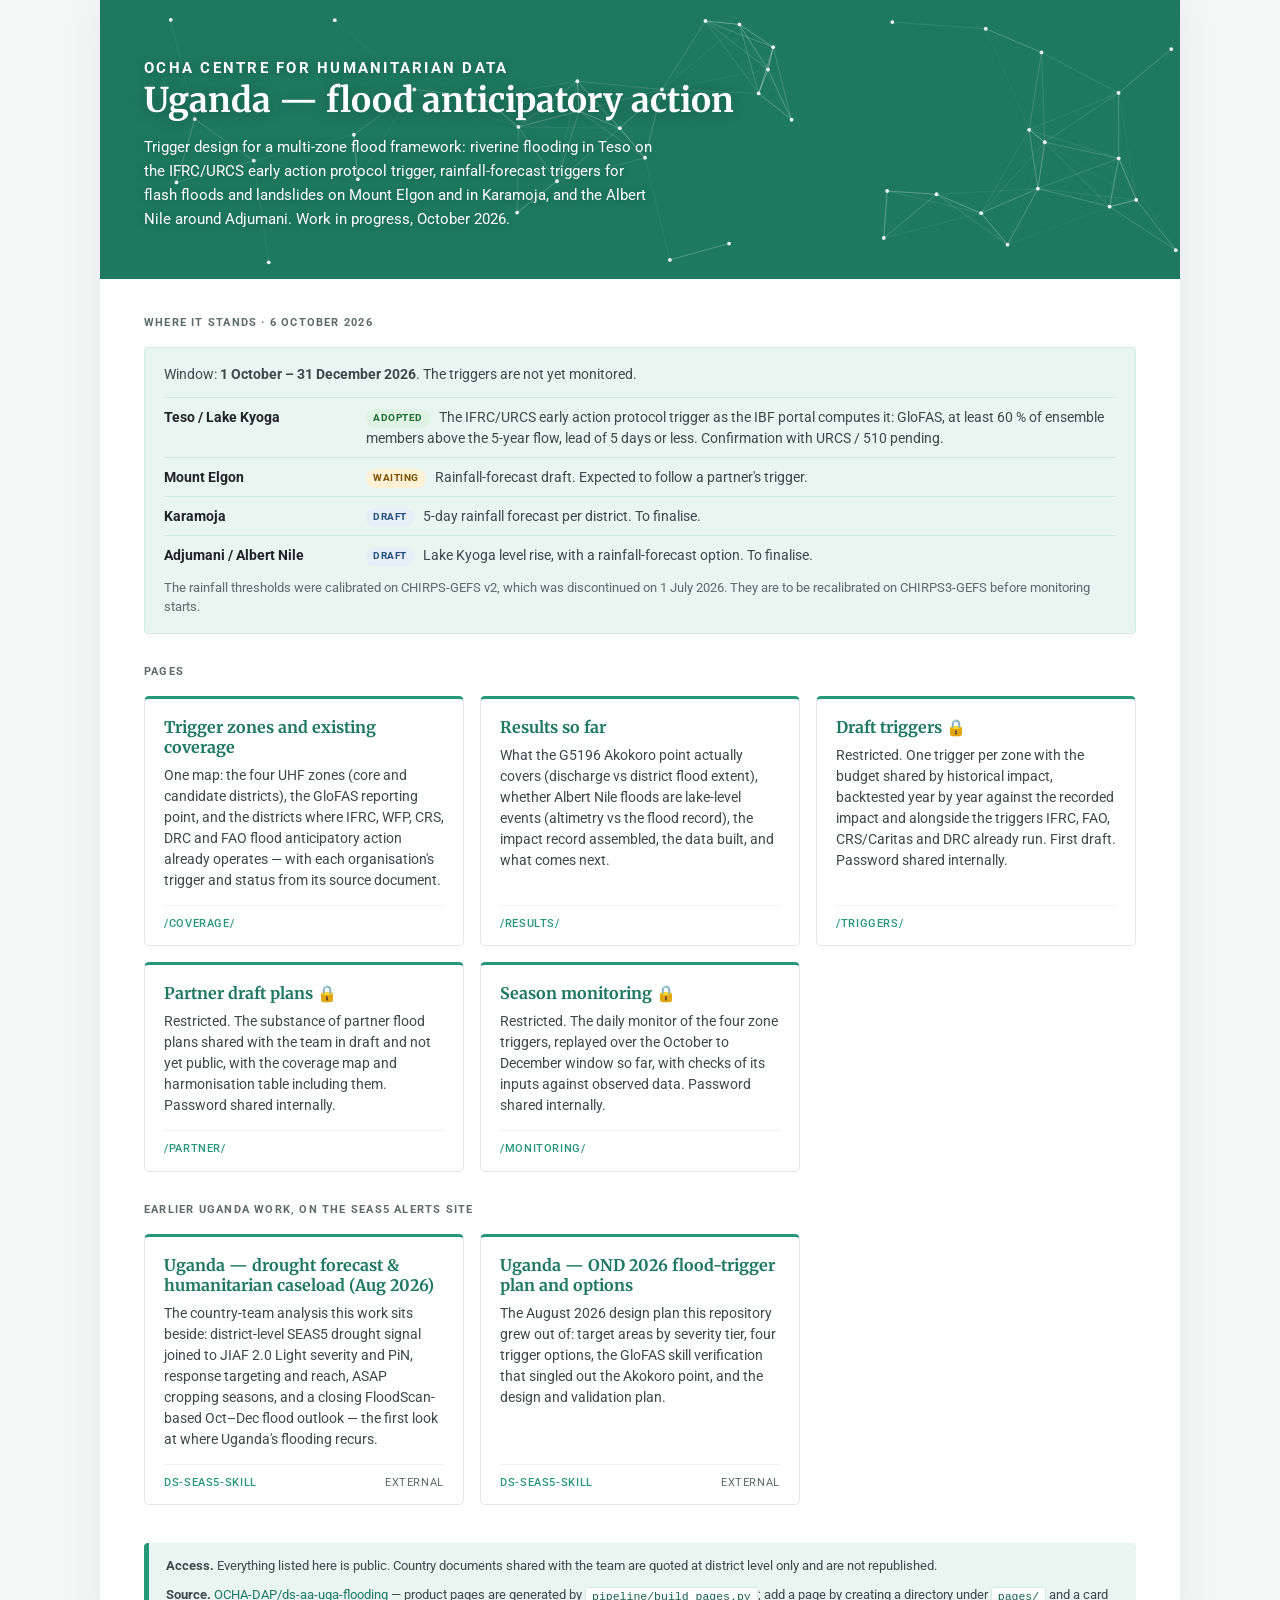
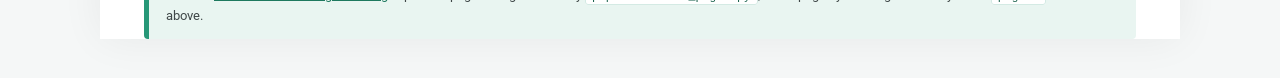
<file: pages/index.html>
<!DOCTYPE html>
<html lang="en">
<head>
<meta charset="utf-8">
<meta name="viewport" content="width=device-width, initial-scale=1">
<title>Uganda flood anticipatory action — OCHA Centre for Humanitarian Data</title>
<meta name="description" content="Trigger design for anticipatory action for flooding in Uganda: four zones, the GloFAS point, other organisations' coverage, and interim results.">
<link rel="preconnect" href="https://fonts.googleapis.com">
<link rel="preconnect" href="https://fonts.gstatic.com" crossorigin>
<link href="https://fonts.googleapis.com/css2?family=Merriweather:wght@700&family=Roboto:wght@400;500;700&display=swap" rel="stylesheet">
<link rel="stylesheet" href="assets/site.css?v=8">
</head>
<body>
<div class="wrap">

  <header class="hero">
    <canvas id="bg" aria-hidden="true"></canvas>
    <div class="inner">
      <p class="eyebrow">OCHA Centre for Humanitarian Data</p>
      <h1>Uganda — flood anticipatory action</h1>
      <p>Trigger design for a multi-zone flood framework: riverine flooding in Teso on the
         IFRC/URCS early action protocol trigger, rainfall-forecast triggers for flash floods
         and landslides on Mount Elgon and in Karamoja, and the Albert Nile around Adjumani.
         Work in progress, October 2026.</p>
    </div>
  </header>

  <main>
    <p class="label">Where it stands · 6 October 2026</p>
    <div class="status">
      <p class="status-lead">Window: <strong>1 October – 31 December 2026</strong>.
         The triggers are not yet monitored.</p>
      <dl class="zones">
        <div><dt>Teso / Lake Kyoga</dt>
             <dd><span class="st st-ok">adopted</span> The IFRC/URCS early action protocol
                 trigger as the IBF portal computes it: GloFAS, at least 60 % of ensemble
                 members above the 5-year flow, lead of 5 days or less. Confirmation with
                 URCS / 510 pending.</dd></div>
        <div><dt>Mount Elgon</dt>
             <dd><span class="st st-wait">waiting</span> Rainfall-forecast draft. Expected to
                 follow a partner's trigger.</dd></div>
        <div><dt>Karamoja</dt>
             <dd><span class="st st-draft">draft</span> 5-day rainfall forecast per district.
                 To finalise.</dd></div>
        <div><dt>Adjumani / Albert Nile</dt>
             <dd><span class="st st-draft">draft</span> Lake Kyoga level rise, with a
                 rainfall-forecast option. To finalise.</dd></div>
      </dl>
      <p class="status-foot">The rainfall thresholds were calibrated on CHIRPS-GEFS v2, which
         was discontinued on 1 July 2026. They are to be recalibrated on CHIRPS3-GEFS before
         monitoring starts.</p>
    </div>

    <p class="label label-2">
    <p class="label">Pages</p>
    <div class="grid">

      <a class="k" href="coverage/">
        <h2>Trigger zones and existing coverage</h2>
        <p>One map: the four UHF zones (core and candidate districts), the GloFAS
           reporting point, and the districts where IFRC, WFP, CRS, DRC and FAO flood
           anticipatory action already operates — with each organisation's trigger and
           status from its source document.</p>
        <span class="foot"><em>/coverage/</em></span>
      </a>

      <a class="k" href="results/">
        <h2>Results so far</h2>
        <p>What the G5196 Akokoro point actually covers (discharge vs district flood
           extent), whether Albert Nile floods are lake-level events (altimetry vs the
           flood record), the impact record assembled, the data built, and what comes next.</p>
        <span class="foot"><em>/results/</em></span>
      </a>

      <a class="k" href="triggers/">
        <h2>Draft triggers &#128274;</h2>
        <p>Restricted. One trigger per zone with the budget shared by historical impact,
           backtested year by year against the recorded impact and alongside the triggers
           IFRC, FAO, CRS/Caritas and DRC already run. First draft. Password shared internally.</p>
        <span class="foot"><em>/triggers/</em></span>
      </a>

      <a class="k" href="partner/">
        <h2>Partner draft plans &#128274;</h2>
        <p>Restricted. The substance of partner flood plans shared with the team in draft
           and not yet public, with the coverage map and harmonisation table including them.
           Password shared internally.</p>
        <span class="foot"><em>/partner/</em></span>
      </a>

      <a class="k" href="monitoring/">
        <h2>Season monitoring &#128274;</h2>
        <p>Restricted. The daily monitor of the four zone triggers, replayed over the
           October to December window so far, with checks of its inputs against observed
           data. Password shared internally.</p>
        <span class="foot"><em>/monitoring/</em></span>
      </a>

    </div>

    <p class="label label-2">Earlier Uganda work, on the SEAS5 alerts site</p>
    <div class="grid">

      <a class="k" href="https://ocha-dap.github.io/ds-seas5-skill/uganda/">
        <h2>Uganda — drought forecast &amp; humanitarian caseload (Aug 2026)</h2>
        <p>The country-team analysis this work sits beside: district-level SEAS5 drought
           signal joined to JIAF 2.0 Light severity and PiN, response targeting and reach,
           ASAP cropping seasons, and a closing FloodScan-based Oct–Dec flood outlook —
           the first look at where Uganda's flooding recurs.</p>
        <span class="foot"><em>ds-seas5-skill</em><span>external</span></span>
      </a>

      <a class="k" href="https://ocha-dap.github.io/ds-seas5-skill/uganda-flood-trigger/">
        <h2>Uganda — OND 2026 flood-trigger plan and options</h2>
        <p>The August 2026 design plan this repository grew out of: target areas by severity
           tier, four trigger options, the GloFAS skill verification that singled out the
           Akokoro point, and the design and validation plan.</p>
        <span class="foot"><em>ds-seas5-skill</em><span>external</span></span>
      </a>

    </div>
  </main>

  <div class="note">
    <p><strong>Access.</strong> Everything listed here is public. Country documents shared
       with the team are quoted at district level only and are not republished.</p>
    <p><strong>Source.</strong> <a href="https://github.com/OCHA-DAP/ds-aa-uga-flooding">OCHA-DAP/ds-aa-uga-flooding</a>
       — product pages are generated by <code>pipeline/build_pages.py</code>; add a page by
       creating a directory under <code>pages/</code> and a card above.</p>
  </div>

</div>

<script src="assets/hero.js" defer></script>
</body>
</html>
</file>
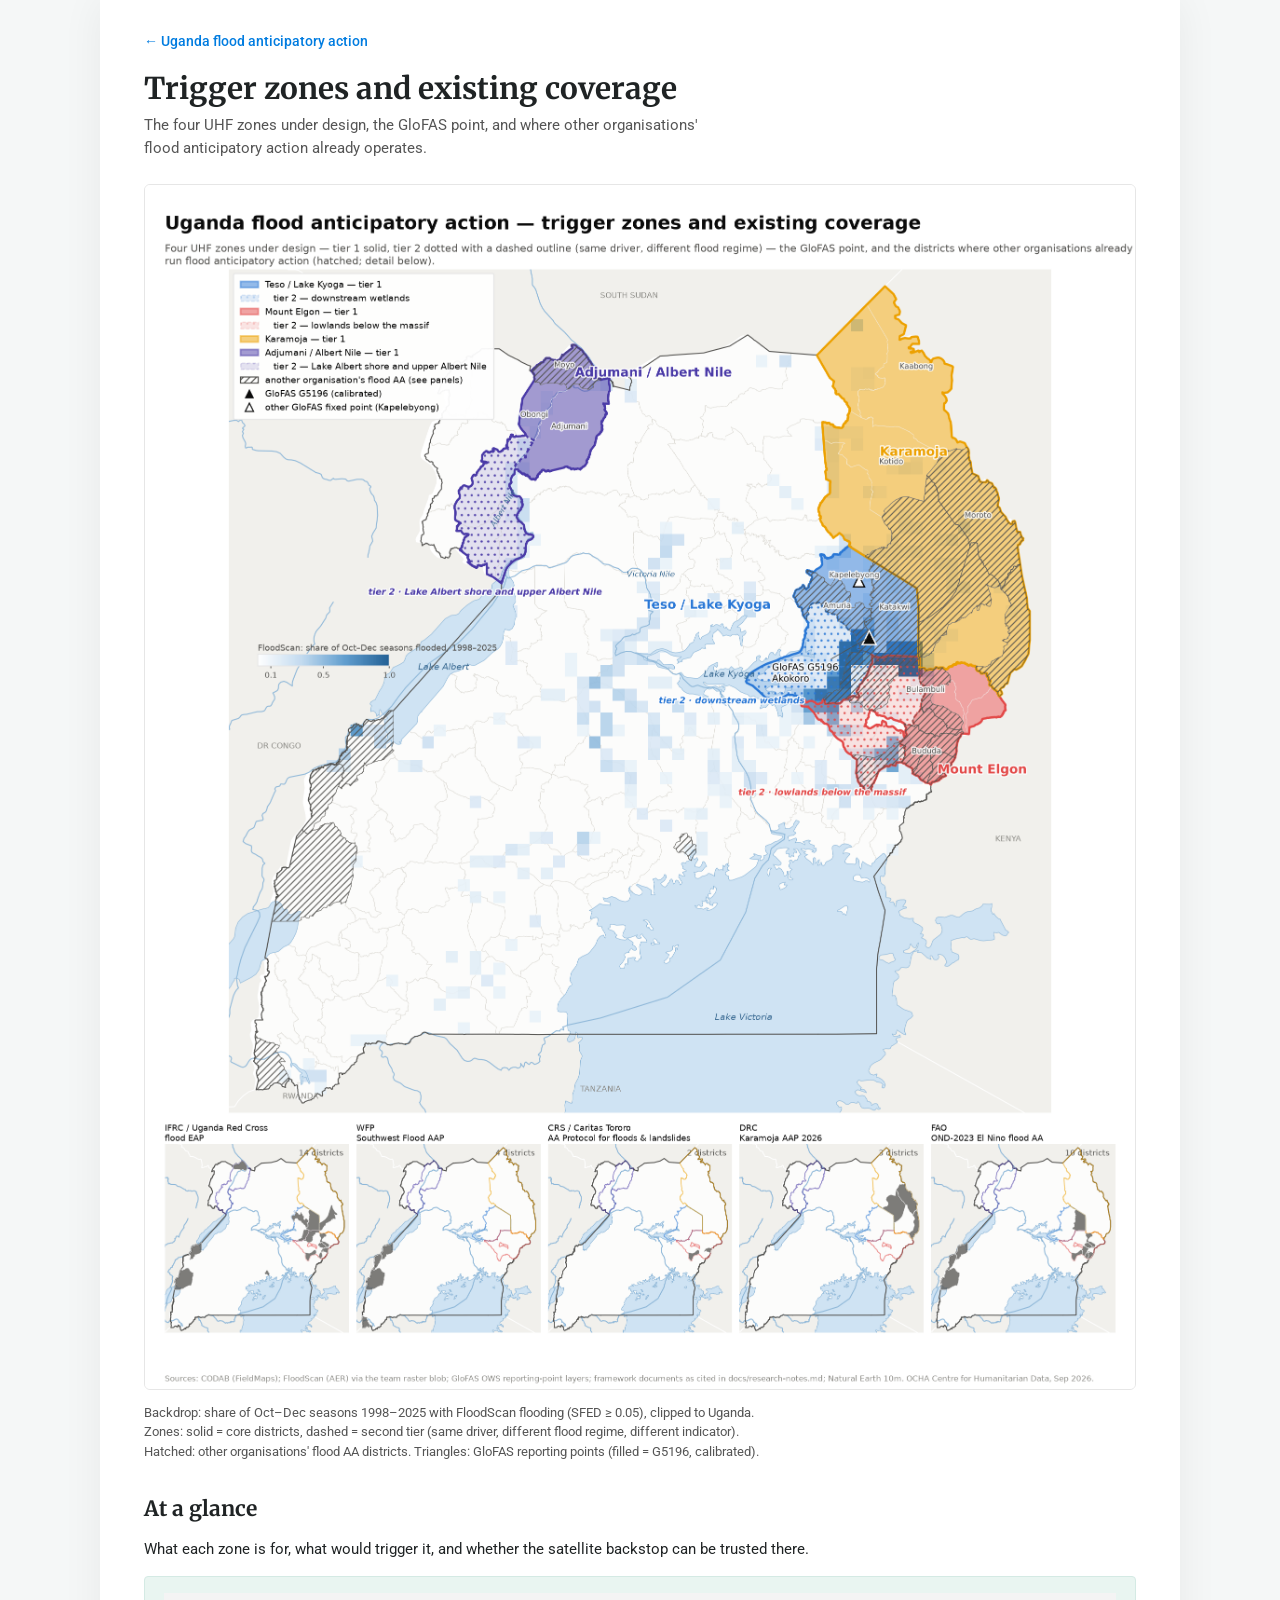
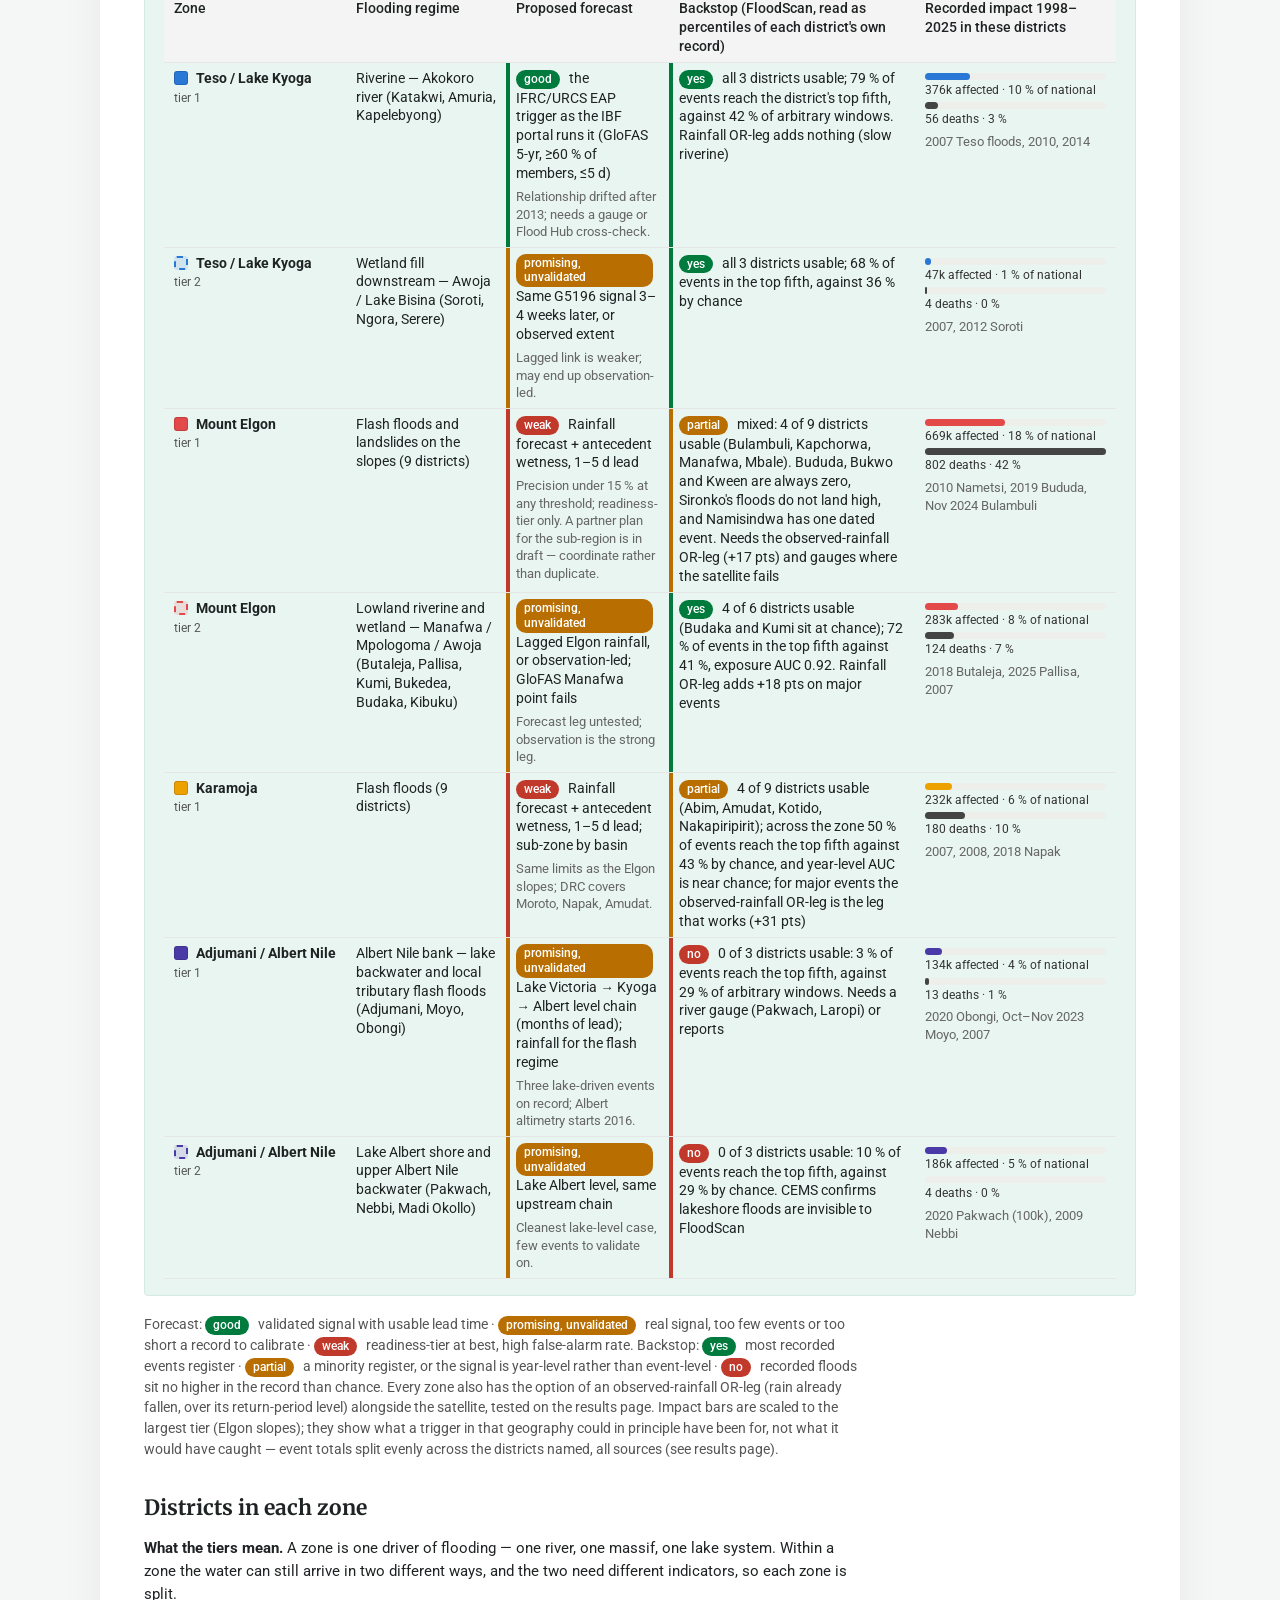
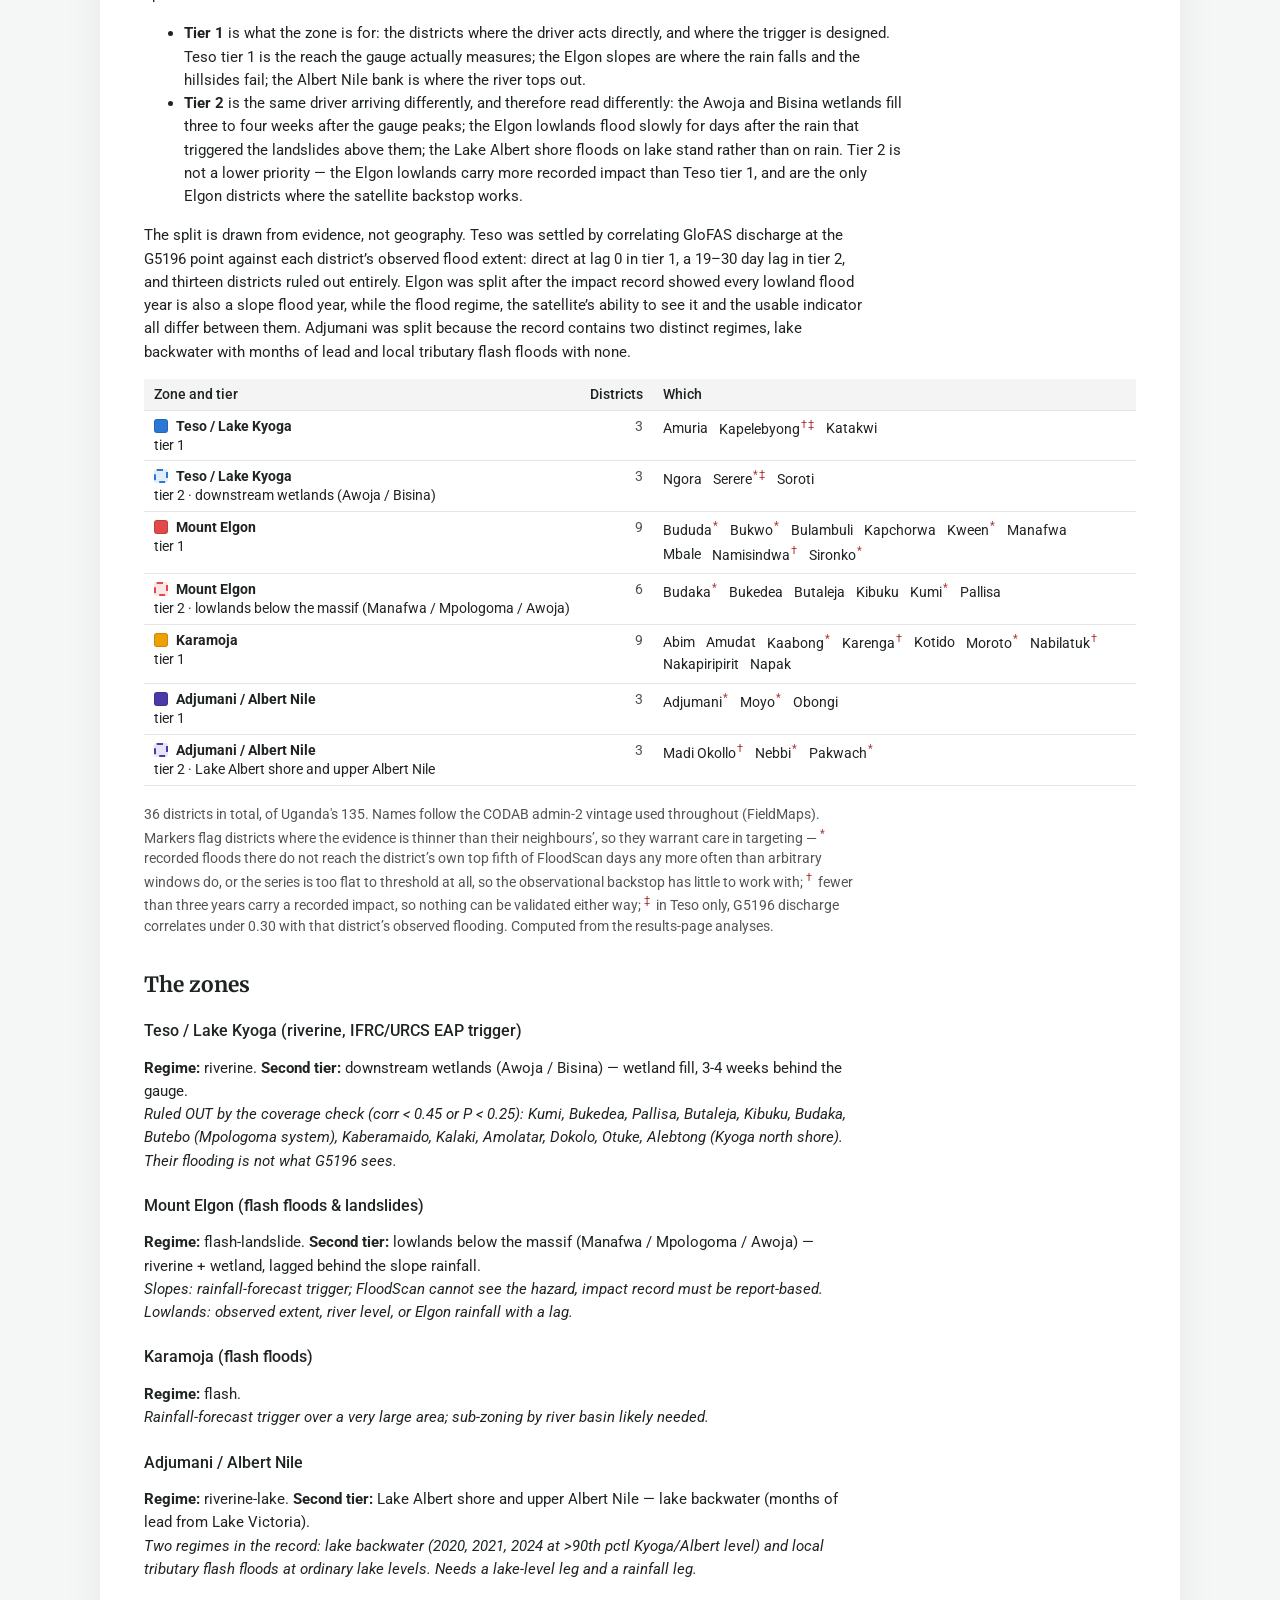
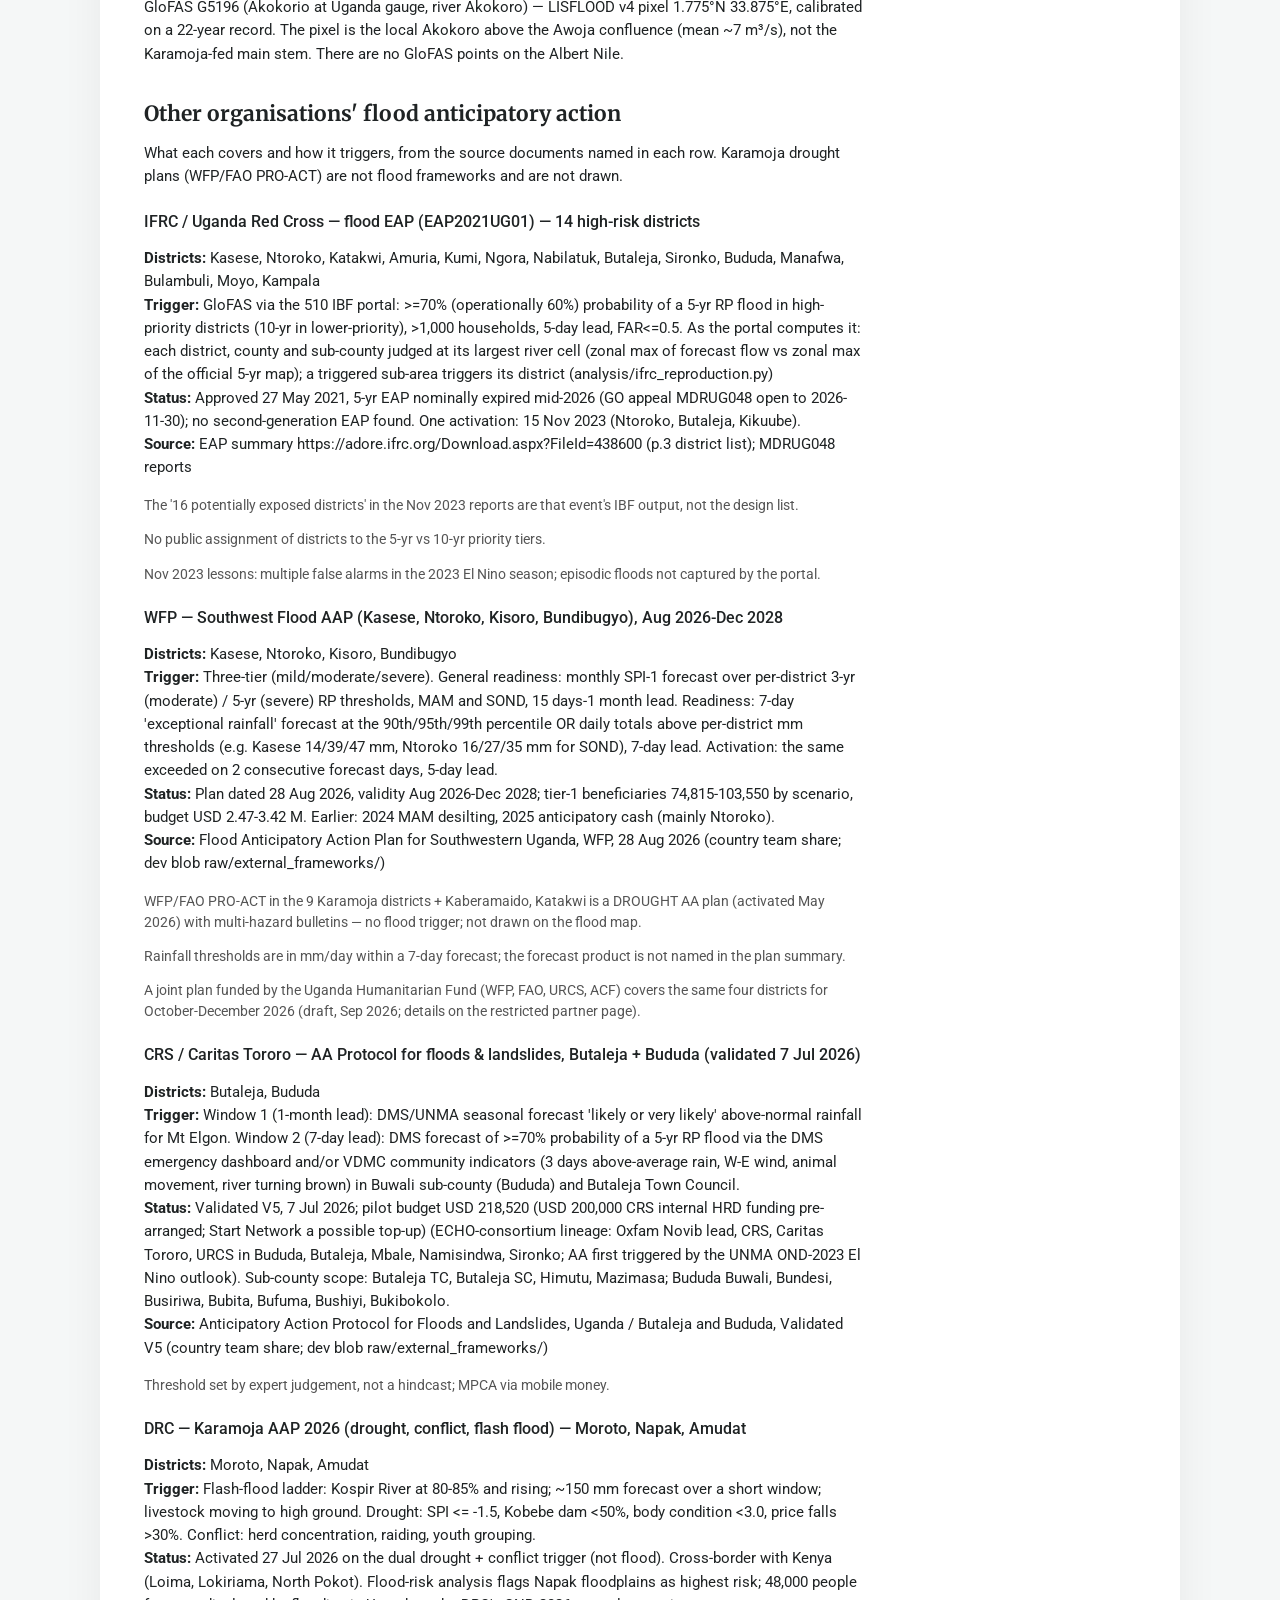
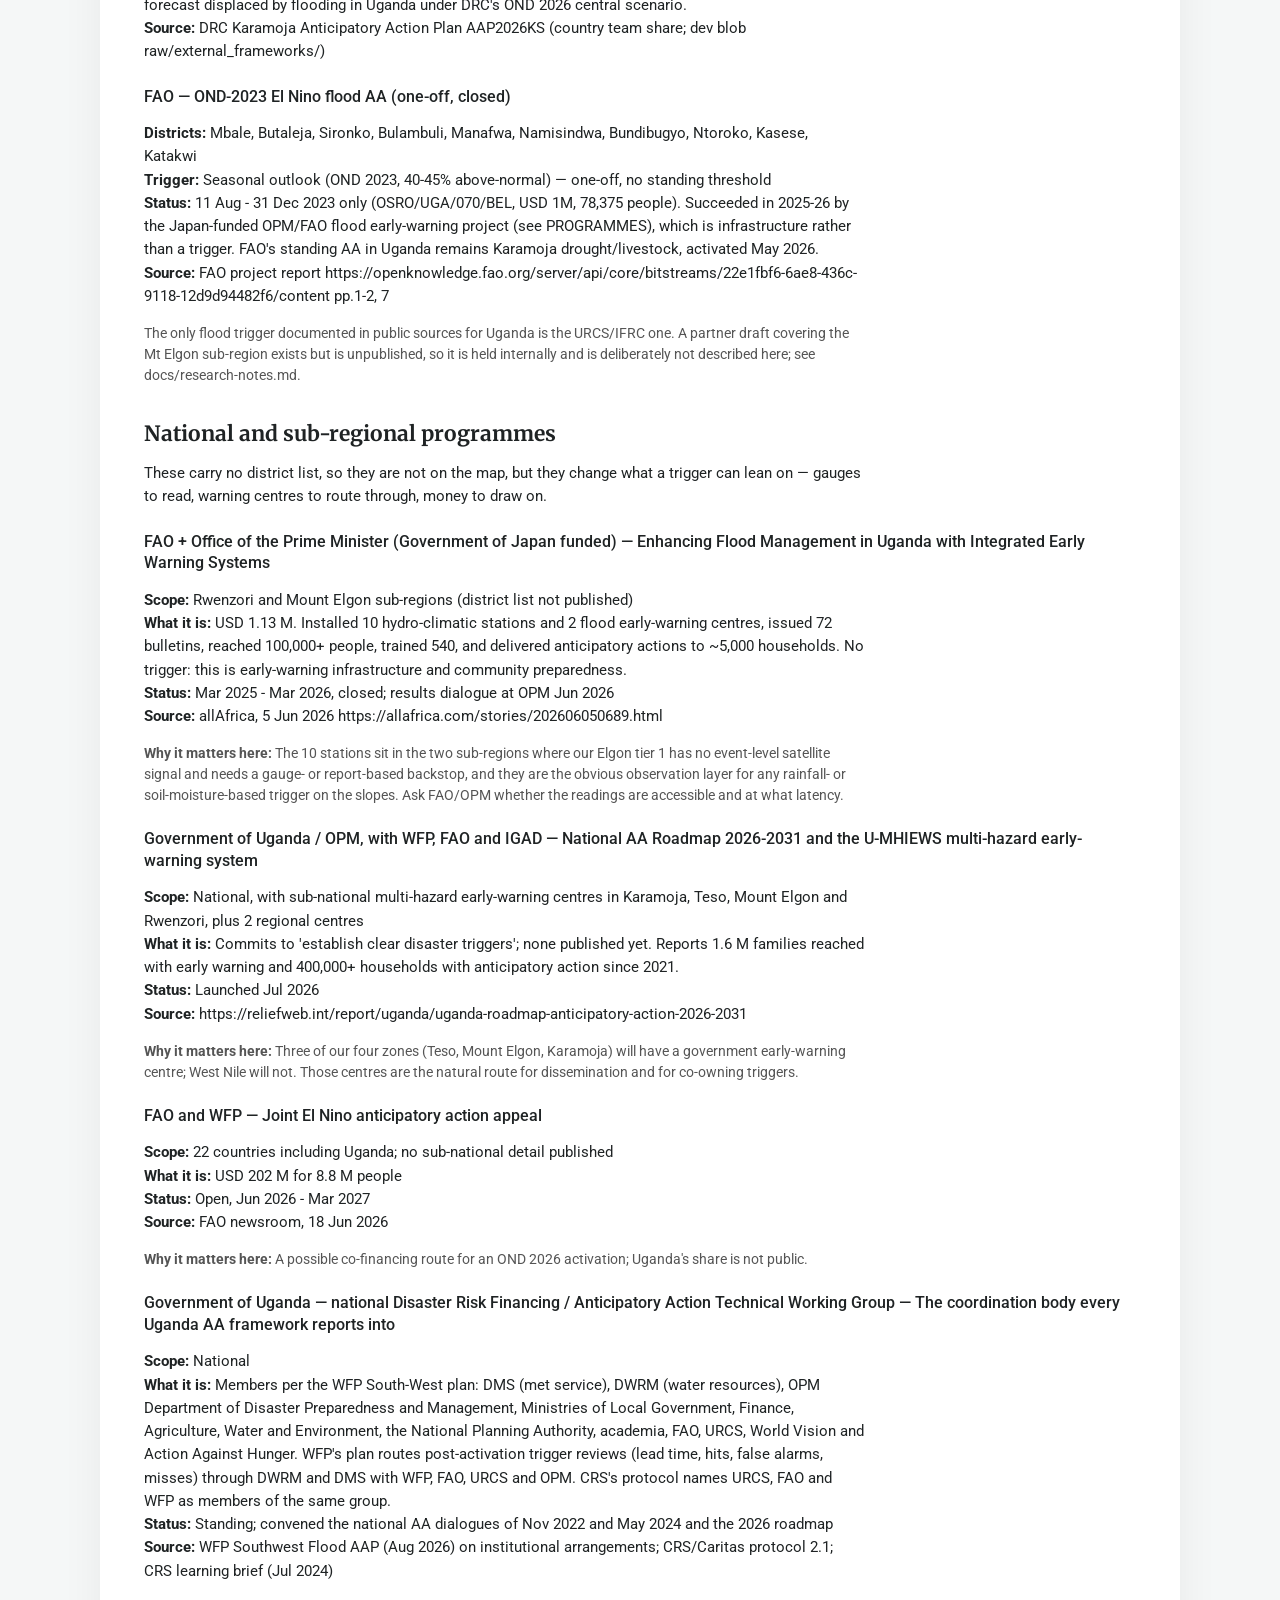
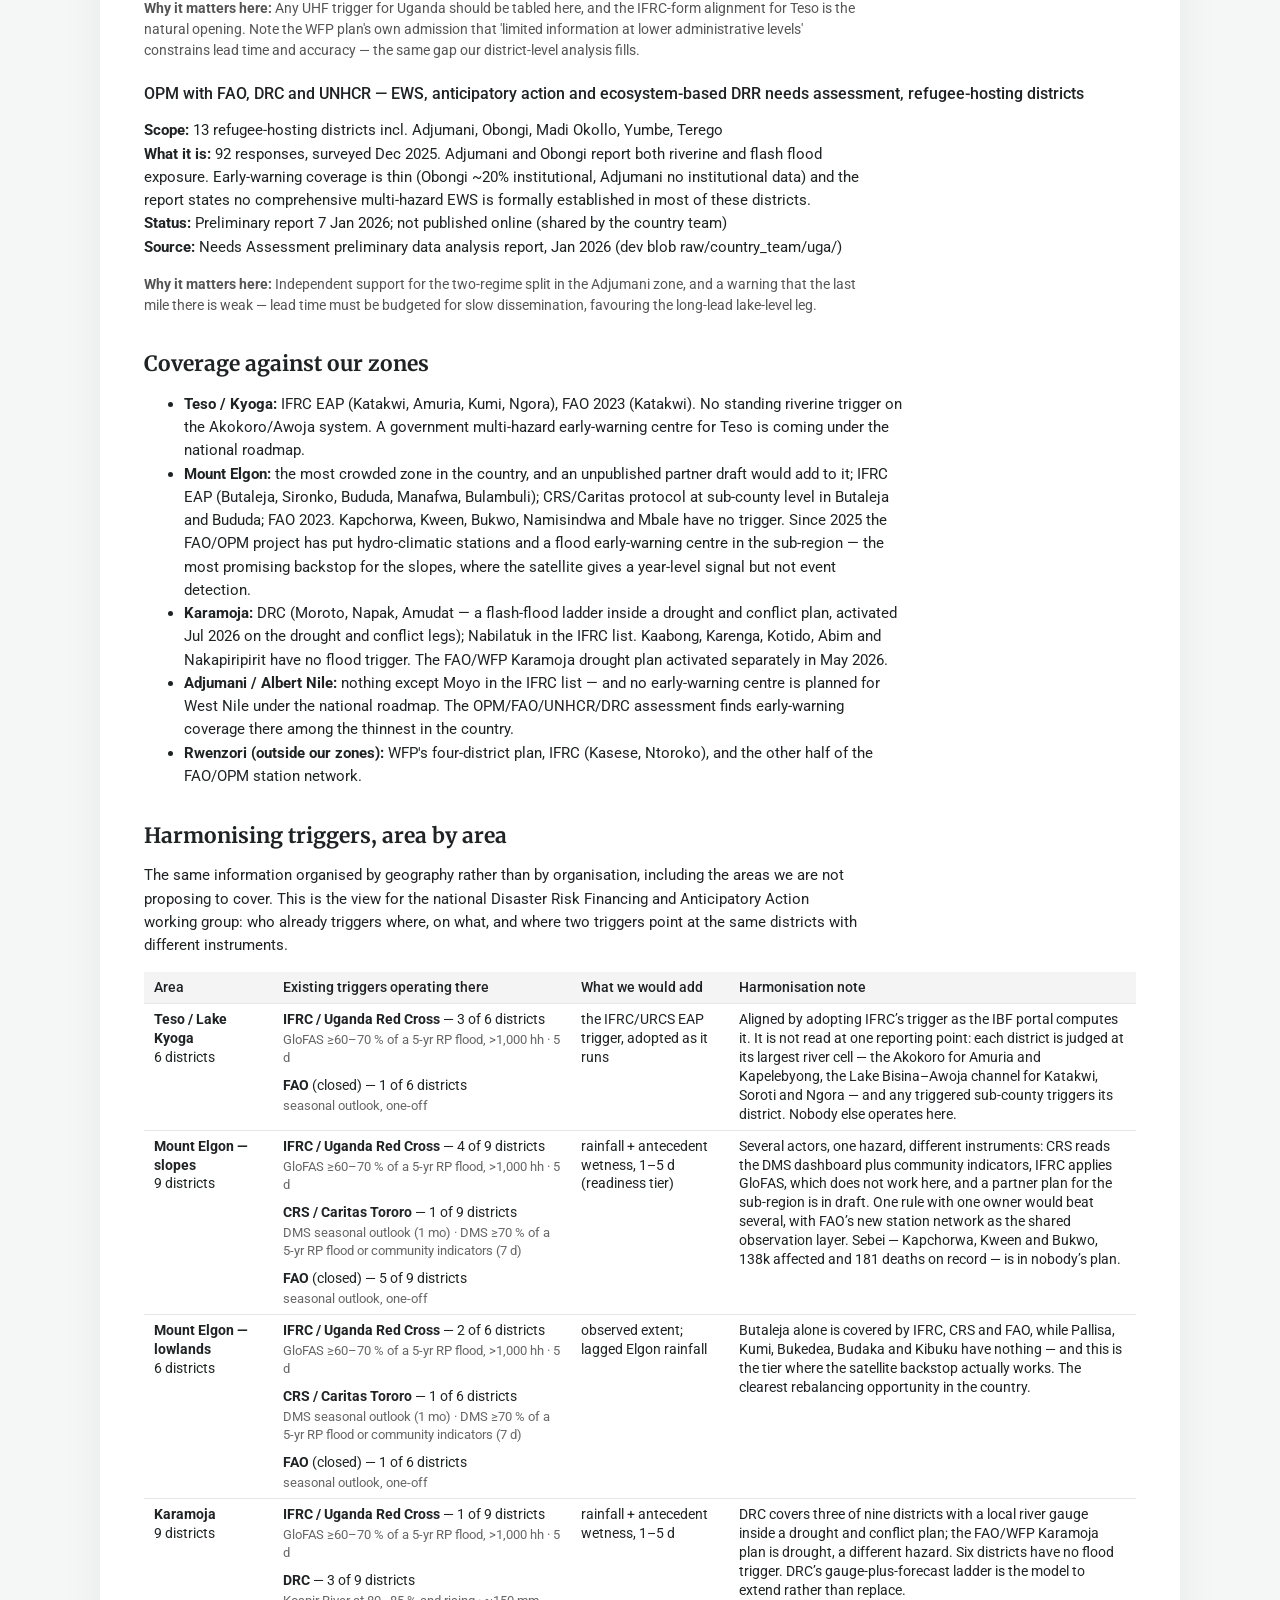
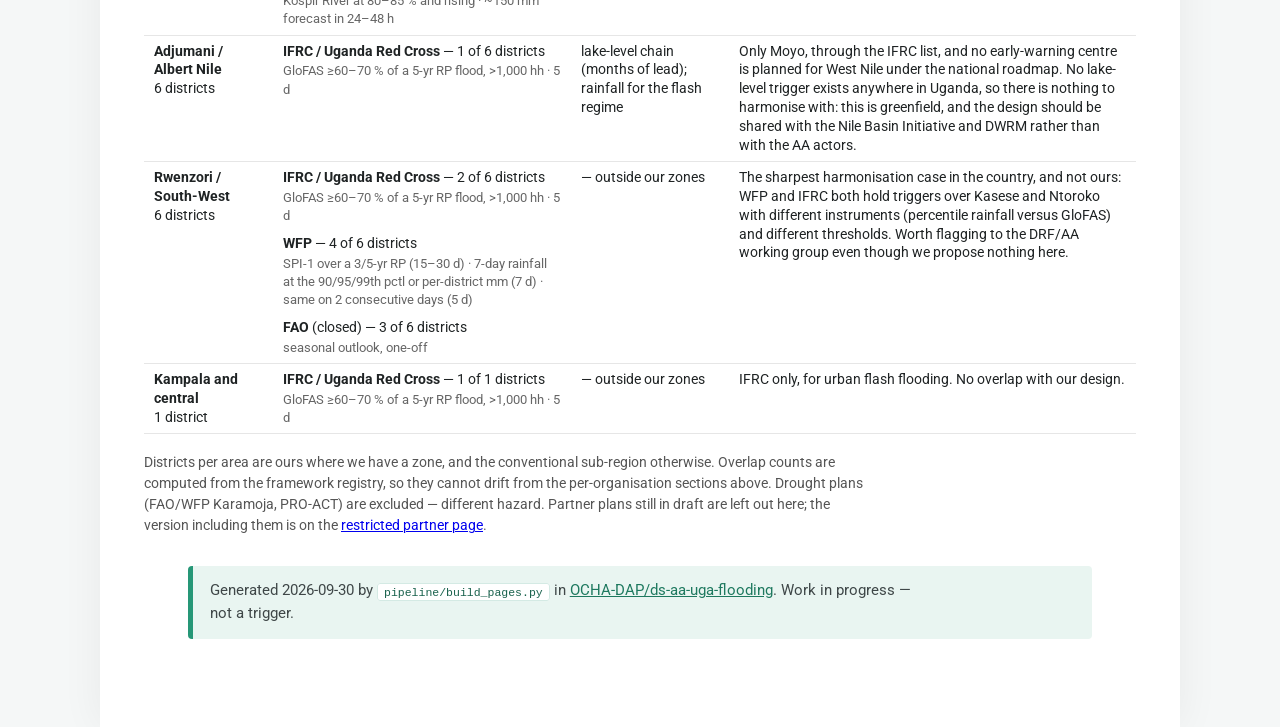
<file: pages/coverage/index.html>
<!DOCTYPE html>
<html lang="en"><head><meta charset="utf-8"><meta name="viewport" content="width=device-width, initial-scale=1">
<title>Trigger zones and existing coverage — Uganda flood AA</title>
<link rel="preconnect" href="https://fonts.googleapis.com"><link rel="preconnect" href="https://fonts.gstatic.com" crossorigin>
<link href="https://fonts.googleapis.com/css2?family=Merriweather:wght@700&family=Roboto:wght@400;500;700&display=swap" rel="stylesheet">
<link rel="stylesheet" href="../assets/site.css?v=31"><link rel="stylesheet" href="../assets/page.css?v=31">
</head><body><div class="wrap page">
<a class="home" href="../">&larr; Uganda flood anticipatory action</a>
<h1>Trigger zones and existing coverage</h1><p class="sub">The four UHF zones under design, the GloFAS point, and where other organisations' flood anticipatory action already operates.</p>
<figure><img src="zones_coverage_map.png" alt="Map of Uganda with the four trigger zones and other organisations' flood AA coverage"><figcaption>Backdrop: share of Oct–Dec seasons 1998–2025 with FloodScan flooding (SFED ≥ 0.05), clipped to Uganda. Zones: solid = core districts, dashed = second tier (same driver, different flood regime, different indicator). Hatched: other organisations' flood AA districts. Triangles: GloFAS reporting points (filled = G5196, calibrated).</figcaption></figure><h2 id="at-a-glance">At a glance<a class="anchor" href="#at-a-glance" aria-label="Link to this section">#</a></h2><p>What each zone is for, what would trigger it, and whether the satellite backstop can be trusted there.</p><div class="tw status"><table><thead><tr><th>Zone</th><th>Flooding regime</th><th>Proposed forecast</th><th>Backstop (FloodScan, read as percentiles of each district's own record)</th><th>Recorded impact 1998–2025 in these districts</th></tr></thead><tbody><tr><td class='zn'><span class="sw sw-t1" style="background:#2a78d6"></span><strong>Teso / Lake Kyoga</strong><br><span class='tier'>tier 1</span></td><td>Riverine — Akokoro river (Katakwi, Amuria, Kapelebyong)</td><td class='rate-good'><span class='pill'>good</span> the IFRC/URCS EAP trigger as the IBF portal runs it (GloFAS 5-yr, ≥60 % of members, ≤5 d)<span class='fn'>Relationship drifted after 2013; needs a gauge or Flood Hub cross-check.</span></td><td class='rate-good'><span class='pill'>yes</span> all 3 districts usable; 79 % of events reach the district&#x27;s top fifth, against 42 % of arbitrary windows. Rainfall OR-leg adds nothing (slow riverine)</td><td class='imp'><div class='bar'><span style='width:25%;background:#2a78d6'></span></div><span class='barlab'>376k affected · 10 % of national</span><div class='bar'><span style='width:7%;background:#444'></span></div><span class='barlab'>56 deaths · 3 %</span><span class='fn'>2007 Teso floods, 2010, 2014</span></td></tr><tr><td class='zn'><span class="sw sw-t2" style="border-color:#2a78d6;background:#2a78d622"></span><strong>Teso / Lake Kyoga</strong><br><span class='tier'>tier 2</span></td><td>Wetland fill downstream — Awoja / Lake Bisina (Soroti, Ngora, Serere)</td><td class='rate-mid'><span class='pill'>promising, unvalidated</span> Same G5196 signal 3–4 weeks later, or observed extent<span class='fn'>Lagged link is weaker; may end up observation-led.</span></td><td class='rate-good'><span class='pill'>yes</span> all 3 districts usable; 68 % of events in the top fifth, against 36 % by chance</td><td class='imp'><div class='bar'><span style='width:3%;background:#2a78d6'></span></div><span class='barlab'>47k affected · 1 % of national</span><div class='bar'><span style='width:1%;background:#444'></span></div><span class='barlab'>4 deaths · 0 %</span><span class='fn'>2007, 2012 Soroti</span></td></tr><tr><td class='zn'><span class="sw sw-t1" style="background:#e34948"></span><strong>Mount Elgon</strong><br><span class='tier'>tier 1</span></td><td>Flash floods and landslides on the slopes (9 districts)</td><td class='rate-weak'><span class='pill'>weak</span> Rainfall forecast + antecedent wetness, 1–5 d lead<span class='fn'>Precision under 15 % at any threshold; readiness-tier only. A partner plan for the sub-region is in draft — coordinate rather than duplicate.</span></td><td class='rate-mid'><span class='pill'>partial</span> mixed: 4 of 9 districts usable (Bulambuli, Kapchorwa, Manafwa, Mbale). Bududa, Bukwo and Kween are always zero, Sironko&#x27;s floods do not land high, and Namisindwa has one dated event. Needs the observed-rainfall OR-leg (+17 pts) and gauges where the satellite fails</td><td class='imp'><div class='bar'><span style='width:44%;background:#e34948'></span></div><span class='barlab'>669k affected · 18 % of national</span><div class='bar'><span style='width:100%;background:#444'></span></div><span class='barlab'>802 deaths · 42 %</span><span class='fn'>2010 Nametsi, 2019 Bududa, Nov 2024 Bulambuli</span></td></tr><tr><td class='zn'><span class="sw sw-t2" style="border-color:#e34948;background:#e3494822"></span><strong>Mount Elgon</strong><br><span class='tier'>tier 2</span></td><td>Lowland riverine and wetland — Manafwa / Mpologoma / Awoja (Butaleja, Pallisa, Kumi, Bukedea, Budaka, Kibuku)</td><td class='rate-mid'><span class='pill'>promising, unvalidated</span> Lagged Elgon rainfall, or observation-led; GloFAS Manafwa point fails<span class='fn'>Forecast leg untested; observation is the strong leg.</span></td><td class='rate-good'><span class='pill'>yes</span> 4 of 6 districts usable (Budaka and Kumi sit at chance); 72 % of events in the top fifth against 41 %, exposure AUC 0.92. Rainfall OR-leg adds +18 pts on major events</td><td class='imp'><div class='bar'><span style='width:18%;background:#e34948'></span></div><span class='barlab'>283k affected · 8 % of national</span><div class='bar'><span style='width:16%;background:#444'></span></div><span class='barlab'>124 deaths · 7 %</span><span class='fn'>2018 Butaleja, 2025 Pallisa, 2007</span></td></tr><tr><td class='zn'><span class="sw sw-t1" style="background:#eda100"></span><strong>Karamoja</strong><br><span class='tier'>tier 1</span></td><td>Flash floods (9 districts)</td><td class='rate-weak'><span class='pill'>weak</span> Rainfall forecast + antecedent wetness, 1–5 d lead; sub-zone by basin<span class='fn'>Same limits as the Elgon slopes; DRC covers Moroto, Napak, Amudat.</span></td><td class='rate-mid'><span class='pill'>partial</span> 4 of 9 districts usable (Abim, Amudat, Kotido, Nakapiripirit); across the zone 50 % of events reach the top fifth against 43 % by chance, and year-level AUC is near chance; for major events the observed-rainfall OR-leg is the leg that works (+31 pts)</td><td class='imp'><div class='bar'><span style='width:15%;background:#eda100'></span></div><span class='barlab'>232k affected · 6 % of national</span><div class='bar'><span style='width:22%;background:#444'></span></div><span class='barlab'>180 deaths · 10 %</span><span class='fn'>2007, 2008, 2018 Napak</span></td></tr><tr><td class='zn'><span class="sw sw-t1" style="background:#4a3aa7"></span><strong>Adjumani / Albert Nile</strong><br><span class='tier'>tier 1</span></td><td>Albert Nile bank — lake backwater and local tributary flash floods (Adjumani, Moyo, Obongi)</td><td class='rate-mid'><span class='pill'>promising, unvalidated</span> Lake Victoria → Kyoga → Albert level chain (months of lead); rainfall for the flash regime<span class='fn'>Three lake-driven events on record; Albert altimetry starts 2016.</span></td><td class='rate-weak'><span class='pill'>no</span> 0 of 3 districts usable: 3 % of events reach the top fifth, against 29 % of arbitrary windows. Needs a river gauge (Pakwach, Laropi) or reports</td><td class='imp'><div class='bar'><span style='width:9%;background:#4a3aa7'></span></div><span class='barlab'>134k affected · 4 % of national</span><div class='bar'><span style='width:2%;background:#444'></span></div><span class='barlab'>13 deaths · 1 %</span><span class='fn'>2020 Obongi, Oct–Nov 2023 Moyo, 2007</span></td></tr><tr><td class='zn'><span class="sw sw-t2" style="border-color:#4a3aa7;background:#4a3aa722"></span><strong>Adjumani / Albert Nile</strong><br><span class='tier'>tier 2</span></td><td>Lake Albert shore and upper Albert Nile backwater (Pakwach, Nebbi, Madi Okollo)</td><td class='rate-mid'><span class='pill'>promising, unvalidated</span> Lake Albert level, same upstream chain<span class='fn'>Cleanest lake-level case, few events to validate on.</span></td><td class='rate-weak'><span class='pill'>no</span> 0 of 3 districts usable: 10 % of events reach the top fifth, against 29 % by chance. CEMS confirms lakeshore floods are invisible to FloodScan</td><td class='imp'><div class='bar'><span style='width:12%;background:#4a3aa7'></span></div><span class='barlab'>186k affected · 5 % of national</span><div class='bar'><span style='width:0%;background:#444'></span></div><span class='barlab'>4 deaths · 0 %</span><span class='fn'>2020 Pakwach (100k), 2009 Nebbi</span></td></tr></tbody></table></div><p class='fn'>Forecast: <span class='pill rate-good'>good</span> validated signal with usable lead time · <span class='pill rate-mid'>promising, unvalidated</span> real signal, too few events or too short a record to calibrate · <span class='pill rate-weak'>weak</span> readiness-tier at best, high false-alarm rate. Backstop: <span class='pill rate-good'>yes</span> most recorded events register · <span class='pill rate-mid'>partial</span> a minority register, or the signal is year-level rather than event-level · <span class='pill rate-weak'>no</span> recorded floods sit no higher in the record than chance. Every zone also has the option of an observed-rainfall OR-leg (rain already fallen, over its return-period level) alongside the satellite, tested on the results page. Impact bars are scaled to the largest tier (Elgon slopes); they show what a trigger in that geography could in principle have been for, not what it would have caught — event totals split evenly across the districts named, all sources (see results page).</p><h2 id="districts-in-each-zone">Districts in each zone<a class="anchor" href="#districts-in-each-zone" aria-label="Link to this section">#</a></h2><p><strong>What the tiers mean.</strong> A zone is one driver of flooding — one river, one massif, one lake system. Within a zone the water can still arrive in two different ways, and the two need different indicators, so each zone is split.</p><ul><li><strong>Tier 1</strong> is what the zone is for: the districts where the driver acts directly, and where the trigger is designed. Teso tier 1 is the reach the gauge actually measures; the Elgon slopes are where the rain falls and the hillsides fail; the Albert Nile bank is where the river tops out.</li><li><strong>Tier 2</strong> is the same driver arriving differently, and therefore read differently: the Awoja and Bisina wetlands fill three to four weeks after the gauge peaks; the Elgon lowlands flood slowly for days after the rain that triggered the landslides above them; the Lake Albert shore floods on lake stand rather than on rain. Tier 2 is not a lower priority — the Elgon lowlands carry more recorded impact than Teso tier 1, and are the only Elgon districts where the satellite backstop works.</li></ul><p>The split is drawn from evidence, not geography. Teso was settled by correlating GloFAS discharge at the G5196 point against each district’s observed flood extent: direct at lag 0 in tier 1, a 19–30 day lag in tier 2, and thirteen districts ruled out entirely. Elgon was split after the impact record showed every lowland flood year is also a slope flood year, while the flood regime, the satellite’s ability to see it and the usable indicator all differ between them. Adjumani was split because the record contains two distinct regimes, lake backwater with months of lead and local tributary flash floods with none.</p><div class="tw zlist"><table><thead><tr><th>Zone and tier</th><th>Districts</th><th>Which</th></tr></thead><tbody><tr><td class='zn'><span class="sw sw-t1" style="background:#2a78d6"></span><strong>Teso / Lake Kyoga</strong><br><span class='tier'>tier 1</span></td><td class='cnt'>3</td><td><span class='dist'>Amuria</span><span class='dist'>Kapelebyong<sup class='mk' title='thin record; weak gauge link'>†‡</sup></span><span class='dist'>Katakwi</span></td></tr><tr><td class='zn'><span class="sw sw-t2" style="border-color:#2a78d6;background:#2a78d622"></span><strong>Teso / Lake Kyoga</strong><br><span class='tier'>tier 2 · downstream wetlands (Awoja / Bisina)</span></td><td class='cnt'>3</td><td><span class='dist'>Ngora</span><span class='dist'>Serere<sup class='mk' title='floods not visible to the satellite; weak gauge link'>*‡</sup></span><span class='dist'>Soroti</span></td></tr><tr><td class='zn'><span class="sw sw-t1" style="background:#e34948"></span><strong>Mount Elgon</strong><br><span class='tier'>tier 1</span></td><td class='cnt'>9</td><td><span class='dist'>Bududa<sup class='mk' title='flat satellite series'>*</sup></span><span class='dist'>Bukwo<sup class='mk' title='flat satellite series'>*</sup></span><span class='dist'>Bulambuli</span><span class='dist'>Kapchorwa</span><span class='dist'>Kween<sup class='mk' title='flat satellite series'>*</sup></span><span class='dist'>Manafwa</span><span class='dist'>Mbale</span><span class='dist'>Namisindwa<sup class='mk' title='thin record'>†</sup></span><span class='dist'>Sironko<sup class='mk' title='floods not visible to the satellite'>*</sup></span></td></tr><tr><td class='zn'><span class="sw sw-t2" style="border-color:#e34948;background:#e3494822"></span><strong>Mount Elgon</strong><br><span class='tier'>tier 2 · lowlands below the massif (Manafwa / Mpologoma / Awoja)</span></td><td class='cnt'>6</td><td><span class='dist'>Budaka<sup class='mk' title='floods not visible to the satellite'>*</sup></span><span class='dist'>Bukedea</span><span class='dist'>Butaleja</span><span class='dist'>Kibuku</span><span class='dist'>Kumi<sup class='mk' title='floods not visible to the satellite'>*</sup></span><span class='dist'>Pallisa</span></td></tr><tr><td class='zn'><span class="sw sw-t1" style="background:#eda100"></span><strong>Karamoja</strong><br><span class='tier'>tier 1</span></td><td class='cnt'>9</td><td><span class='dist'>Abim</span><span class='dist'>Amudat</span><span class='dist'>Kaabong<sup class='mk' title='floods not visible to the satellite'>*</sup></span><span class='dist'>Karenga<sup class='mk' title='thin record'>†</sup></span><span class='dist'>Kotido</span><span class='dist'>Moroto<sup class='mk' title='floods not visible to the satellite'>*</sup></span><span class='dist'>Nabilatuk<sup class='mk' title='thin record'>†</sup></span><span class='dist'>Nakapiripirit</span><span class='dist'>Napak</span></td></tr><tr><td class='zn'><span class="sw sw-t1" style="background:#4a3aa7"></span><strong>Adjumani / Albert Nile</strong><br><span class='tier'>tier 1</span></td><td class='cnt'>3</td><td><span class='dist'>Adjumani<sup class='mk' title='floods not visible to the satellite'>*</sup></span><span class='dist'>Moyo<sup class='mk' title='floods not visible to the satellite'>*</sup></span><span class='dist'>Obongi</span></td></tr><tr><td class='zn'><span class="sw sw-t2" style="border-color:#4a3aa7;background:#4a3aa722"></span><strong>Adjumani / Albert Nile</strong><br><span class='tier'>tier 2 · Lake Albert shore and upper Albert Nile</span></td><td class='cnt'>3</td><td><span class='dist'>Madi Okollo<sup class='mk' title='thin record'>†</sup></span><span class='dist'>Nebbi<sup class='mk' title='flat satellite series'>*</sup></span><span class='dist'>Pakwach<sup class='mk' title='floods not visible to the satellite'>*</sup></span></td></tr></tbody></table></div><p class='fn'>36 districts in total, of Uganda's 135. Names follow the CODAB admin-2 vintage used throughout (FieldMaps). Markers flag districts where the evidence is thinner than their neighbours’, so they warrant care in targeting — <sup class='mk'>*</sup> recorded floods there do not reach the district’s own top fifth of FloodScan days any more often than arbitrary windows do, or the series is too flat to threshold at all, so the observational backstop has little to work with; <sup class='mk'>†</sup> fewer than three years carry a recorded impact, so nothing can be validated either way; <sup class='mk'>‡</sup> in Teso only, G5196 discharge correlates under 0.30 with that district’s observed flooding. Computed from the results-page analyses.</p><h2 id="the-zones">The zones<a class="anchor" href="#the-zones" aria-label="Link to this section">#</a></h2><h3 id="teso-lake-kyoga-riverine-ifrc-urcs-eap-trigger">Teso / Lake Kyoga (riverine, IFRC/URCS EAP trigger)<a class="anchor" href="#teso-lake-kyoga-riverine-ifrc-urcs-eap-trigger" aria-label="Link to this section">#</a></h3><p><strong>Regime:</strong> riverine. <strong>Second tier:</strong> downstream wetlands (Awoja / Bisina) — wetland fill, 3-4 weeks behind the gauge.<br><em>Ruled OUT by the coverage check (corr &lt; 0.45 or P &lt; 0.25): Kumi, Bukedea, Pallisa, Butaleja, Kibuku, Budaka, Butebo (Mpologoma system), Kaberamaido, Kalaki, Amolatar, Dokolo, Otuke, Alebtong (Kyoga north shore). Their flooding is not what G5196 sees.</em></p><h3 id="mount-elgon-flash-floods-landslides">Mount Elgon (flash floods &amp; landslides)<a class="anchor" href="#mount-elgon-flash-floods-landslides" aria-label="Link to this section">#</a></h3><p><strong>Regime:</strong> flash-landslide. <strong>Second tier:</strong> lowlands below the massif (Manafwa / Mpologoma / Awoja) — riverine + wetland, lagged behind the slope rainfall.<br><em>Slopes: rainfall-forecast trigger; FloodScan cannot see the hazard, impact record must be report-based. Lowlands: observed extent, river level, or Elgon rainfall with a lag.</em></p><h3 id="karamoja-flash-floods">Karamoja (flash floods)<a class="anchor" href="#karamoja-flash-floods" aria-label="Link to this section">#</a></h3><p><strong>Regime:</strong> flash.<br><em>Rainfall-forecast trigger over a very large area; sub-zoning by river basin likely needed.</em></p><h3 id="adjumani-albert-nile">Adjumani / Albert Nile<a class="anchor" href="#adjumani-albert-nile" aria-label="Link to this section">#</a></h3><p><strong>Regime:</strong> riverine-lake. <strong>Second tier:</strong> Lake Albert shore and upper Albert Nile — lake backwater (months of lead from Lake Victoria).<br><em>Two regimes in the record: lake backwater (2020, 2021, 2024 at &gt;90th pctl Kyoga/Albert level) and local tributary flash floods at ordinary lake levels. Needs a lake-level leg and a rainfall leg.</em></p><p>GloFAS G5196 (Akokorio at Uganda gauge, river Akokoro) — LISFLOOD v4 pixel 1.775°N 33.875°E, calibrated on a 22-year record. The pixel is the local Akokoro above the Awoja confluence (mean ~7 m³/s), not the Karamoja-fed main stem. There are no GloFAS points on the Albert Nile.</p><h2 id="other-organisations-flood-anticipatory-action">Other organisations' flood anticipatory action<a class="anchor" href="#other-organisations-flood-anticipatory-action" aria-label="Link to this section">#</a></h2><p>What each covers and how it triggers, from the source documents named in each row. Karamoja drought plans (WFP/FAO PRO-ACT) are not flood frameworks and are not drawn.</p><h3 id="ifrc-uganda-red-cross-flood-eap-eap2021ug01-14-high-risk-districts">IFRC / Uganda Red Cross — flood EAP (EAP2021UG01) — 14 high-risk districts<a class="anchor" href="#ifrc-uganda-red-cross-flood-eap-eap2021ug01-14-high-risk-districts" aria-label="Link to this section">#</a></h3><p><strong>Districts:</strong> Kasese, Ntoroko, Katakwi, Amuria, Kumi, Ngora, Nabilatuk, Butaleja, Sironko, Bududa, Manafwa, Bulambuli, Moyo, Kampala<br><strong>Trigger:</strong> GloFAS via the 510 IBF portal: &gt;=70% (operationally 60%) probability of a 5-yr RP flood in high-priority districts (10-yr in lower-priority), &gt;1,000 households, 5-day lead, FAR&lt;=0.5. As the portal computes it: each district, county and sub-county judged at its largest river cell (zonal max of forecast flow vs zonal max of the official 5-yr map); a triggered sub-area triggers its district (analysis/ifrc_reproduction.py)<br><strong>Status:</strong> Approved 27 May 2021, 5-yr EAP nominally expired mid-2026 (GO appeal MDRUG048 open to 2026-11-30); no second-generation EAP found. One activation: 15 Nov 2023 (Ntoroko, Butaleja, Kikuube).<br><strong>Source:</strong> EAP summary https://adore.ifrc.org/Download.aspx?FileId=438600 (p.3 district list); MDRUG048 reports</p><p class='fn'>The &#x27;16 potentially exposed districts&#x27; in the Nov 2023 reports are that event&#x27;s IBF output, not the design list.</p><p class='fn'>No public assignment of districts to the 5-yr vs 10-yr priority tiers.</p><p class='fn'>Nov 2023 lessons: multiple false alarms in the 2023 El Nino season; episodic floods not captured by the portal.</p><h3 id="wfp-southwest-flood-aap-kasese-ntoroko-kisoro-bundibugyo-aug-2026-dec-2028">WFP — Southwest Flood AAP (Kasese, Ntoroko, Kisoro, Bundibugyo), Aug 2026-Dec 2028<a class="anchor" href="#wfp-southwest-flood-aap-kasese-ntoroko-kisoro-bundibugyo-aug-2026-dec-2028" aria-label="Link to this section">#</a></h3><p><strong>Districts:</strong> Kasese, Ntoroko, Kisoro, Bundibugyo<br><strong>Trigger:</strong> Three-tier (mild/moderate/severe). General readiness: monthly SPI-1 forecast over per-district 3-yr (moderate) / 5-yr (severe) RP thresholds, MAM and SOND, 15 days-1 month lead. Readiness: 7-day &#x27;exceptional rainfall&#x27; forecast at the 90th/95th/99th percentile OR daily totals above per-district mm thresholds (e.g. Kasese 14/39/47 mm, Ntoroko 16/27/35 mm for SOND), 7-day lead. Activation: the same exceeded on 2 consecutive forecast days, 5-day lead.<br><strong>Status:</strong> Plan dated 28 Aug 2026, validity Aug 2026-Dec 2028; tier-1 beneficiaries 74,815-103,550 by scenario, budget USD 2.47-3.42 M. Earlier: 2024 MAM desilting, 2025 anticipatory cash (mainly Ntoroko).<br><strong>Source:</strong> Flood Anticipatory Action Plan for Southwestern Uganda, WFP, 28 Aug 2026 (country team share; dev blob raw/external_frameworks/)</p><p class='fn'>WFP/FAO PRO-ACT in the 9 Karamoja districts + Kaberamaido, Katakwi is a DROUGHT AA plan (activated May 2026) with multi-hazard bulletins — no flood trigger; not drawn on the flood map.</p><p class='fn'>Rainfall thresholds are in mm/day within a 7-day forecast; the forecast product is not named in the plan summary.</p><p class='fn'>A joint plan funded by the Uganda Humanitarian Fund (WFP, FAO, URCS, ACF) covers the same four districts for October-December 2026 (draft, Sep 2026; details on the restricted partner page).</p><h3 id="crs-caritas-tororo-aa-protocol-for-floods-landslides-butaleja-bududa-validated-7-jul-2026">CRS / Caritas Tororo — AA Protocol for floods &amp; landslides, Butaleja + Bududa (validated 7 Jul 2026)<a class="anchor" href="#crs-caritas-tororo-aa-protocol-for-floods-landslides-butaleja-bududa-validated-7-jul-2026" aria-label="Link to this section">#</a></h3><p><strong>Districts:</strong> Butaleja, Bududa<br><strong>Trigger:</strong> Window 1 (1-month lead): DMS/UNMA seasonal forecast &#x27;likely or very likely&#x27; above-normal rainfall for Mt Elgon. Window 2 (7-day lead): DMS forecast of &gt;=70% probability of a 5-yr RP flood via the DMS emergency dashboard and/or VDMC community indicators (3 days above-average rain, W-E wind, animal movement, river turning brown) in Buwali sub-county (Bududa) and Butaleja Town Council.<br><strong>Status:</strong> Validated V5, 7 Jul 2026; pilot budget USD 218,520 (USD 200,000 CRS internal HRD funding pre-arranged; Start Network a possible top-up) (ECHO-consortium lineage: Oxfam Novib lead, CRS, Caritas Tororo, URCS in Bududa, Butaleja, Mbale, Namisindwa, Sironko; AA first triggered by the UNMA OND-2023 El Nino outlook). Sub-county scope: Butaleja TC, Butaleja SC, Himutu, Mazimasa; Bududa Buwali, Bundesi, Busiriwa, Bubita, Bufuma, Bushiyi, Bukibokolo.<br><strong>Source:</strong> Anticipatory Action Protocol for Floods and Landslides, Uganda / Butaleja and Bududa, Validated V5 (country team share; dev blob raw/external_frameworks/)</p><p class='fn'>Threshold set by expert judgement, not a hindcast; MPCA via mobile money.</p><h3 id="drc-karamoja-aap-2026-drought-conflict-flash-flood-moroto-napak-amudat">DRC — Karamoja AAP 2026 (drought, conflict, flash flood) — Moroto, Napak, Amudat<a class="anchor" href="#drc-karamoja-aap-2026-drought-conflict-flash-flood-moroto-napak-amudat" aria-label="Link to this section">#</a></h3><p><strong>Districts:</strong> Moroto, Napak, Amudat<br><strong>Trigger:</strong> Flash-flood ladder: Kospir River at 80-85% and rising; ~150 mm forecast over a short window; livestock moving to high ground. Drought: SPI &lt;= -1.5, Kobebe dam &lt;50%, body condition &lt;3.0, price falls &gt;30%. Conflict: herd concentration, raiding, youth grouping.<br><strong>Status:</strong> Activated 27 Jul 2026 on the dual drought + conflict trigger (not flood). Cross-border with Kenya (Loima, Lokiriama, North Pokot). Flood-risk analysis flags Napak floodplains as highest risk; 48,000 people forecast displaced by flooding in Uganda under DRC&#x27;s OND 2026 central scenario.<br><strong>Source:</strong> DRC Karamoja Anticipatory Action Plan AAP2026KS (country team share; dev blob raw/external_frameworks/)</p><h3 id="fao-ond-2023-el-nino-flood-aa-one-off-closed">FAO — OND-2023 El Nino flood AA (one-off, closed)<a class="anchor" href="#fao-ond-2023-el-nino-flood-aa-one-off-closed" aria-label="Link to this section">#</a></h3><p><strong>Districts:</strong> Mbale, Butaleja, Sironko, Bulambuli, Manafwa, Namisindwa, Bundibugyo, Ntoroko, Kasese, Katakwi<br><strong>Trigger:</strong> Seasonal outlook (OND 2023, 40-45% above-normal) — one-off, no standing threshold<br><strong>Status:</strong> 11 Aug - 31 Dec 2023 only (OSRO/UGA/070/BEL, USD 1M, 78,375 people). Succeeded in 2025-26 by the Japan-funded OPM/FAO flood early-warning project (see PROGRAMMES), which is infrastructure rather than a trigger. FAO&#x27;s standing AA in Uganda remains Karamoja drought/livestock, activated May 2026.<br><strong>Source:</strong> FAO project report https://openknowledge.fao.org/server/api/core/bitstreams/22e1fbf6-6ae8-436c-9118-12d9d94482f6/content pp.1-2, 7</p><p class='fn'>The only flood trigger documented in public sources for Uganda is the URCS/IFRC one. A partner draft covering the Mt Elgon sub-region exists but is unpublished, so it is held internally and is deliberately not described here; see docs/research-notes.md.</p><h2 id="national-and-sub-regional-programmes">National and sub-regional programmes<a class="anchor" href="#national-and-sub-regional-programmes" aria-label="Link to this section">#</a></h2><p>These carry no district list, so they are not on the map, but they change what a trigger can lean on — gauges to read, warning centres to route through, money to draw on.</p><h3 id="fao-office-of-the-prime-minister-government-of-japan-funded-enhancing-flood-management-in-uganda-with-integrated-early-warning-systems">FAO + Office of the Prime Minister (Government of Japan funded) — Enhancing Flood Management in Uganda with Integrated Early Warning Systems<a class="anchor" href="#fao-office-of-the-prime-minister-government-of-japan-funded-enhancing-flood-management-in-uganda-with-integrated-early-warning-systems" aria-label="Link to this section">#</a></h3><p><strong>Scope:</strong> Rwenzori and Mount Elgon sub-regions (district list not published)<br><strong>What it is:</strong> USD 1.13 M. Installed 10 hydro-climatic stations and 2 flood early-warning centres, issued 72 bulletins, reached 100,000+ people, trained 540, and delivered anticipatory actions to ~5,000 households. No trigger: this is early-warning infrastructure and community preparedness.<br><strong>Status:</strong> Mar 2025 - Mar 2026, closed; results dialogue at OPM Jun 2026<br><strong>Source:</strong> allAfrica, 5 Jun 2026 https://allafrica.com/stories/202606050689.html</p><p class='fn'><strong>Why it matters here:</strong> The 10 stations sit in the two sub-regions where our Elgon tier 1 has no event-level satellite signal and needs a gauge- or report-based backstop, and they are the obvious observation layer for any rainfall- or soil-moisture-based trigger on the slopes. Ask FAO/OPM whether the readings are accessible and at what latency.</p><h3 id="government-of-uganda-opm-with-wfp-fao-and-igad-national-aa-roadmap-2026-2031-and-the-u-mhiews-multi-hazard-early-warning-system">Government of Uganda / OPM, with WFP, FAO and IGAD — National AA Roadmap 2026-2031 and the U-MHIEWS multi-hazard early-warning system<a class="anchor" href="#government-of-uganda-opm-with-wfp-fao-and-igad-national-aa-roadmap-2026-2031-and-the-u-mhiews-multi-hazard-early-warning-system" aria-label="Link to this section">#</a></h3><p><strong>Scope:</strong> National, with sub-national multi-hazard early-warning centres in Karamoja, Teso, Mount Elgon and Rwenzori, plus 2 regional centres<br><strong>What it is:</strong> Commits to &#x27;establish clear disaster triggers&#x27;; none published yet. Reports 1.6 M families reached with early warning and 400,000+ households with anticipatory action since 2021.<br><strong>Status:</strong> Launched Jul 2026<br><strong>Source:</strong> https://reliefweb.int/report/uganda/uganda-roadmap-anticipatory-action-2026-2031</p><p class='fn'><strong>Why it matters here:</strong> Three of our four zones (Teso, Mount Elgon, Karamoja) will have a government early-warning centre; West Nile will not. Those centres are the natural route for dissemination and for co-owning triggers.</p><h3 id="fao-and-wfp-joint-el-nino-anticipatory-action-appeal">FAO and WFP — Joint El Nino anticipatory action appeal<a class="anchor" href="#fao-and-wfp-joint-el-nino-anticipatory-action-appeal" aria-label="Link to this section">#</a></h3><p><strong>Scope:</strong> 22 countries including Uganda; no sub-national detail published<br><strong>What it is:</strong> USD 202 M for 8.8 M people<br><strong>Status:</strong> Open, Jun 2026 - Mar 2027<br><strong>Source:</strong> FAO newsroom, 18 Jun 2026</p><p class='fn'><strong>Why it matters here:</strong> A possible co-financing route for an OND 2026 activation; Uganda&#x27;s share is not public.</p><h3 id="government-of-uganda-national-disaster-risk-financing-anticipatory-action-technical-working-group-the-coordination-body-every-uganda-aa-framework-reports-into">Government of Uganda — national Disaster Risk Financing / Anticipatory Action Technical Working Group — The coordination body every Uganda AA framework reports into<a class="anchor" href="#government-of-uganda-national-disaster-risk-financing-anticipatory-action-technical-working-group-the-coordination-body-every-uganda-aa-framework-reports-into" aria-label="Link to this section">#</a></h3><p><strong>Scope:</strong> National<br><strong>What it is:</strong> Members per the WFP South-West plan: DMS (met service), DWRM (water resources), OPM Department of Disaster Preparedness and Management, Ministries of Local Government, Finance, Agriculture, Water and Environment, the National Planning Authority, academia, FAO, URCS, World Vision and Action Against Hunger. WFP&#x27;s plan routes post-activation trigger reviews (lead time, hits, false alarms, misses) through DWRM and DMS with WFP, FAO, URCS and OPM. CRS&#x27;s protocol names URCS, FAO and WFP as members of the same group.<br><strong>Status:</strong> Standing; convened the national AA dialogues of Nov 2022 and May 2024 and the 2026 roadmap<br><strong>Source:</strong> WFP Southwest Flood AAP (Aug 2026) on institutional arrangements; CRS/Caritas protocol 2.1; CRS learning brief (Jul 2024)</p><p class='fn'><strong>Why it matters here:</strong> Any UHF trigger for Uganda should be tabled here, and the IFRC-form alignment for Teso is the natural opening. Note the WFP plan&#x27;s own admission that &#x27;limited information at lower administrative levels&#x27; constrains lead time and accuracy — the same gap our district-level analysis fills.</p><h3 id="opm-with-fao-drc-and-unhcr-ews-anticipatory-action-and-ecosystem-based-drr-needs-assessment-refugee-hosting-districts">OPM with FAO, DRC and UNHCR — EWS, anticipatory action and ecosystem-based DRR needs assessment, refugee-hosting districts<a class="anchor" href="#opm-with-fao-drc-and-unhcr-ews-anticipatory-action-and-ecosystem-based-drr-needs-assessment-refugee-hosting-districts" aria-label="Link to this section">#</a></h3><p><strong>Scope:</strong> 13 refugee-hosting districts incl. Adjumani, Obongi, Madi Okollo, Yumbe, Terego<br><strong>What it is:</strong> 92 responses, surveyed Dec 2025. Adjumani and Obongi report both riverine and flash flood exposure. Early-warning coverage is thin (Obongi ~20% institutional, Adjumani no institutional data) and the report states no comprehensive multi-hazard EWS is formally established in most of these districts.<br><strong>Status:</strong> Preliminary report 7 Jan 2026; not published online (shared by the country team)<br><strong>Source:</strong> Needs Assessment preliminary data analysis report, Jan 2026 (dev blob raw/country_team/uga/)</p><p class='fn'><strong>Why it matters here:</strong> Independent support for the two-regime split in the Adjumani zone, and a warning that the last mile there is weak — lead time must be budgeted for slow dissemination, favouring the long-lead lake-level leg.</p><h2 id="coverage-against-our-zones">Coverage against our zones<a class="anchor" href="#coverage-against-our-zones" aria-label="Link to this section">#</a></h2><ul><li><strong>Teso / Kyoga:</strong> IFRC EAP (Katakwi, Amuria, Kumi, Ngora), FAO 2023 (Katakwi). No standing riverine trigger on the Akokoro/Awoja system. A government multi-hazard early-warning centre for Teso is coming under the national roadmap.</li><li><strong>Mount Elgon:</strong> the most crowded zone in the country, and an unpublished partner draft would add to it; IFRC EAP (Butaleja, Sironko, Bududa, Manafwa, Bulambuli); CRS/Caritas protocol at sub-county level in Butaleja and Bududa; FAO 2023. Kapchorwa, Kween, Bukwo, Namisindwa and Mbale have no trigger. Since 2025 the FAO/OPM project has put hydro-climatic stations and a flood early-warning centre in the sub-region — the most promising backstop for the slopes, where the satellite gives a year-level signal but not event detection.</li><li><strong>Karamoja:</strong> DRC (Moroto, Napak, Amudat — a flash-flood ladder inside a drought and conflict plan, activated Jul 2026 on the drought and conflict legs); Nabilatuk in the IFRC list. Kaabong, Karenga, Kotido, Abim and Nakapiripirit have no flood trigger. The FAO/WFP Karamoja drought plan activated separately in May 2026.</li><li><strong>Adjumani / Albert Nile:</strong> nothing except Moyo in the IFRC list — and no early-warning centre is planned for West Nile under the national roadmap. The OPM/FAO/UNHCR/DRC assessment finds early-warning coverage there among the thinnest in the country.</li><li><strong>Rwenzori (outside our zones):</strong> WFP's four-district plan, IFRC (Kasese, Ntoroko), and the other half of the FAO/OPM station network.</li></ul><h2 id="harmonising-triggers-area-by-area">Harmonising triggers, area by area<a class="anchor" href="#harmonising-triggers-area-by-area" aria-label="Link to this section">#</a></h2><p>The same information organised by geography rather than by organisation, including the areas we are not proposing to cover. This is the view for the national Disaster Risk Financing and Anticipatory Action working group: who already triggers where, on what, and where two triggers point at the same districts with different instruments.</p><div class="tw harmon"><table><thead><tr><th>Area</th><th>Existing triggers operating there</th><th>What we would add</th><th>Harmonisation note</th></tr></thead><tbody><tr><td class='zn'><strong>Teso / Lake Kyoga</strong><br><span class='tier'>6 districts</span></td><td><div class='who'><strong>IFRC / Uganda Red Cross</strong> &mdash; 3 of 6 districts<span class='fn'>GloFAS ≥60–70 % of a 5-yr RP flood, >1,000 hh · 5 d</span></div><div class='who'><strong>FAO</strong> (closed) &mdash; 1 of 6 districts<span class='fn'>seasonal outlook, one-off</span></div></td><td>the IFRC/URCS EAP trigger, adopted as it runs</td><td>Aligned by adopting IFRC’s trigger as the IBF portal computes it. It is not read at one reporting point: each district is judged at its largest river cell — the Akokoro for Amuria and Kapelebyong, the Lake Bisina–Awoja channel for Katakwi, Soroti and Ngora — and any triggered sub-county triggers its district. Nobody else operates here.</td></tr><tr><td class='zn'><strong>Mount Elgon — slopes</strong><br><span class='tier'>9 districts</span></td><td><div class='who'><strong>IFRC / Uganda Red Cross</strong> &mdash; 4 of 9 districts<span class='fn'>GloFAS ≥60–70 % of a 5-yr RP flood, >1,000 hh · 5 d</span></div><div class='who'><strong>CRS / Caritas Tororo</strong> &mdash; 1 of 9 districts<span class='fn'>DMS seasonal outlook (1 mo) · DMS ≥70 % of a 5-yr RP flood or community indicators (7 d)</span></div><div class='who'><strong>FAO</strong> (closed) &mdash; 5 of 9 districts<span class='fn'>seasonal outlook, one-off</span></div></td><td>rainfall + antecedent wetness, 1–5 d (readiness tier)</td><td>Several actors, one hazard, different instruments: CRS reads the DMS dashboard plus community indicators, IFRC applies GloFAS, which does not work here, and a partner plan for the sub-region is in draft. One rule with one owner would beat several, with FAO’s new station network as the shared observation layer. Sebei — Kapchorwa, Kween and Bukwo, 138k affected and 181 deaths on record — is in nobody’s plan.</td></tr><tr><td class='zn'><strong>Mount Elgon — lowlands</strong><br><span class='tier'>6 districts</span></td><td><div class='who'><strong>IFRC / Uganda Red Cross</strong> &mdash; 2 of 6 districts<span class='fn'>GloFAS ≥60–70 % of a 5-yr RP flood, >1,000 hh · 5 d</span></div><div class='who'><strong>CRS / Caritas Tororo</strong> &mdash; 1 of 6 districts<span class='fn'>DMS seasonal outlook (1 mo) · DMS ≥70 % of a 5-yr RP flood or community indicators (7 d)</span></div><div class='who'><strong>FAO</strong> (closed) &mdash; 1 of 6 districts<span class='fn'>seasonal outlook, one-off</span></div></td><td>observed extent; lagged Elgon rainfall</td><td>Butaleja alone is covered by IFRC, CRS and FAO, while Pallisa, Kumi, Bukedea, Budaka and Kibuku have nothing — and this is the tier where the satellite backstop actually works. The clearest rebalancing opportunity in the country.</td></tr><tr><td class='zn'><strong>Karamoja</strong><br><span class='tier'>9 districts</span></td><td><div class='who'><strong>IFRC / Uganda Red Cross</strong> &mdash; 1 of 9 districts<span class='fn'>GloFAS ≥60–70 % of a 5-yr RP flood, >1,000 hh · 5 d</span></div><div class='who'><strong>DRC</strong> &mdash; 3 of 9 districts<span class='fn'>Kospir River at 80–85 % and rising · ~150 mm forecast in 24–48 h</span></div></td><td>rainfall + antecedent wetness, 1–5 d</td><td>DRC covers three of nine districts with a local river gauge inside a drought and conflict plan; the FAO/WFP Karamoja plan is drought, a different hazard. Six districts have no flood trigger. DRC’s gauge-plus-forecast ladder is the model to extend rather than replace.</td></tr><tr><td class='zn'><strong>Adjumani / Albert Nile</strong><br><span class='tier'>6 districts</span></td><td><div class='who'><strong>IFRC / Uganda Red Cross</strong> &mdash; 1 of 6 districts<span class='fn'>GloFAS ≥60–70 % of a 5-yr RP flood, >1,000 hh · 5 d</span></div></td><td>lake-level chain (months of lead); rainfall for the flash regime</td><td>Only Moyo, through the IFRC list, and no early-warning centre is planned for West Nile under the national roadmap. No lake-level trigger exists anywhere in Uganda, so there is nothing to harmonise with: this is greenfield, and the design should be shared with the Nile Basin Initiative and DWRM rather than with the AA actors.</td></tr><tr><td class='zn'><strong>Rwenzori / South-West</strong><br><span class='tier'>6 districts</span></td><td><div class='who'><strong>IFRC / Uganda Red Cross</strong> &mdash; 2 of 6 districts<span class='fn'>GloFAS ≥60–70 % of a 5-yr RP flood, >1,000 hh · 5 d</span></div><div class='who'><strong>WFP</strong> &mdash; 4 of 6 districts<span class='fn'>SPI-1 over a 3/5-yr RP (15–30 d) · 7-day rainfall at the 90/95/99th pctl or per-district mm (7 d) · same on 2 consecutive days (5 d)</span></div><div class='who'><strong>FAO</strong> (closed) &mdash; 3 of 6 districts<span class='fn'>seasonal outlook, one-off</span></div></td><td>— outside our zones</td><td>The sharpest harmonisation case in the country, and not ours: WFP and IFRC both hold triggers over Kasese and Ntoroko with different instruments (percentile rainfall versus GloFAS) and different thresholds. Worth flagging to the DRF/AA working group even though we propose nothing here.</td></tr><tr><td class='zn'><strong>Kampala and central</strong><br><span class='tier'>1 district</span></td><td><div class='who'><strong>IFRC / Uganda Red Cross</strong> &mdash; 1 of 1 districts<span class='fn'>GloFAS ≥60–70 % of a 5-yr RP flood, >1,000 hh · 5 d</span></div></td><td>— outside our zones</td><td>IFRC only, for urban flash flooding. No overlap with our design.</td></tr></tbody></table></div><p class='fn'>Districts per area are ours where we have a zone, and the conventional sub-region otherwise. Overlap counts are computed from the framework registry, so they cannot drift from the per-organisation sections above. Drought plans (FAO/WFP Karamoja, PRO-ACT) are excluded — different hazard. Partner plans still in draft are left out here; the version including them is on the <a href="../partner/">restricted partner page</a>.</p><div class="note"><p>Generated 2026-09-30 by <code>pipeline/build_pages.py</code> in
<a href="https://github.com/OCHA-DAP/ds-aa-uga-flooding">OCHA-DAP/ds-aa-uga-flooding</a>. Work in progress — not a trigger.</p></div>
</div></body></html>
</file>
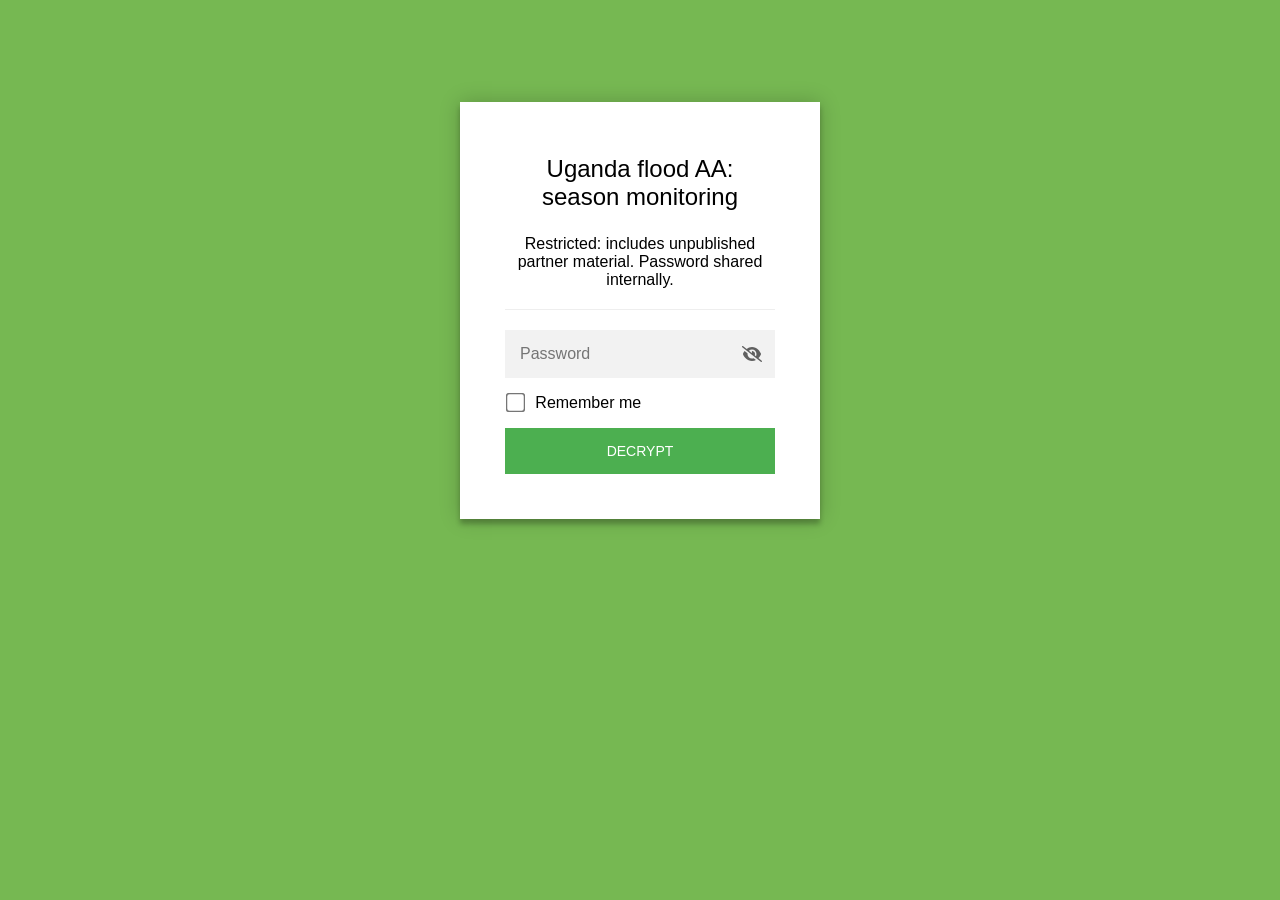
<file: pages/monitoring/index.html>
<!DOCTYPE html>
<html class="staticrypt-html">
    <head>
        <meta charset="utf-8" />
        <title>Uganda flood AA: season monitoring</title>
        <meta name="viewport" content="width=device-width, initial-scale=1" />

        <!-- do not cache this page -->
        <meta http-equiv="cache-control" content="max-age=0" />
        <meta http-equiv="cache-control" content="no-cache" />
        <meta http-equiv="expires" content="0" />
        <meta http-equiv="expires" content="Tue, 01 Jan 1980 1:00:00 GMT" />
        <meta http-equiv="pragma" content="no-cache" />

        <style>
            .staticrypt-hr {
                margin-top: 20px;
                margin-bottom: 20px;
                border: 0;
                border-top: 1px solid #eee;
            }

            .staticrypt-page {
                width: 360px;
                padding: 8% 0 0;
                margin: auto;
                box-sizing: border-box;
            }

            .staticrypt-form {
                position: relative;
                z-index: 1;
                background: #ffffff;
                max-width: 360px;
                margin: 0 auto 100px;
                padding: 45px;
                text-align: center;
                box-shadow: 0 0 20px 0 rgba(0, 0, 0, 0.2), 0 5px 5px 0 rgba(0, 0, 0, 0.24);
            }

            .staticrypt-form input[type="password"],
            input[type="text"] {
                background: inherit;
                border: 0;
                box-sizing: border-box; /* This ensures padding is included in the total width */
                font-size: 14px;
                outline: 0;
                padding: 15px 30px 15px 15px; /* Adjust the padding to ensure there is space for the icon */
                width: 100%;
            }

            .staticrypt-password-container {
                position: relative;
                outline: 0;
                background: #f2f2f2;
                width: 100%;
                border: 0;
                margin: 0 0 15px;
                box-sizing: border-box;
            }

            .staticrypt-toggle-password-visibility {
                cursor: pointer;
                height: 20px;
                opacity: 60%;
                padding: 13px;
                position: absolute;
                right: 0;
                top: 50%;
                transform: translateY(-50%);
                width: 20px;
            }

            .staticrypt-form .staticrypt-decrypt-button {
                text-transform: uppercase;
                outline: 0;
                background: #4CAF50;
                width: 100%;
                border: 0;
                padding: 15px;
                color: #ffffff;
                font-size: 14px;
                cursor: pointer;
            }

            .staticrypt-form .staticrypt-decrypt-button:hover,
            .staticrypt-form .staticrypt-decrypt-button:active,
            .staticrypt-form .staticrypt-decrypt-button:focus {
                background: #4CAF50;
                filter: brightness(92%);
            }

            .staticrypt-html {
                height: 100%;
            }

            .staticrypt-body {
                height: 100%;
                margin: 0;
            }

            .staticrypt-content {
                height: 100%;
                margin-bottom: 1em;
                background: #76B852;
                font-family: "Arial", sans-serif;
                -webkit-font-smoothing: antialiased;
                -moz-osx-font-smoothing: grayscale;
            }

            .staticrypt-instructions {
                margin-top: -1em;
                margin-bottom: 1em;
            }

            .staticrypt-title {
                font-size: 1.5em;
            }

            label.staticrypt-remember {
                display: flex;
                align-items: center;
                margin-bottom: 1em;
            }

            .staticrypt-remember input[type="checkbox"] {
                transform: scale(1.5);
                margin-right: 1em;
            }

            .hidden {
                display: none !important;
            }

            .staticrypt-spinner-container {
                height: 100%;
                display: flex;
                align-items: center;
                justify-content: center;
            }

            .staticrypt-spinner {
                display: inline-block;
                width: 2rem;
                height: 2rem;
                vertical-align: text-bottom;
                border: 0.25em solid gray;
                border-right-color: transparent;
                border-radius: 50%;
                -webkit-animation: spinner-border 0.75s linear infinite;
                animation: spinner-border 0.75s linear infinite;
                animation-duration: 0.75s;
                animation-timing-function: linear;
                animation-delay: 0s;
                animation-iteration-count: infinite;
                animation-direction: normal;
                animation-fill-mode: none;
                animation-play-state: running;
                animation-name: spinner-border;
            }

            @keyframes spinner-border {
                100% {
                    transform: rotate(360deg);
                }
            }

            @media screen and (-webkit-min-device-pixel-ratio: 0) {
                .staticrypt-form input[type="password"],
                input[type="text"] {
                    font-size: 16px;
                }
            }
        </style>
    </head>

    <body class="staticrypt-body">
        <div id="staticrypt_loading" class="staticrypt-spinner-container">
            <div class="staticrypt-spinner"></div>
        </div>

        <div id="staticrypt_content" class="staticrypt-content hidden">
            <div class="staticrypt-page">
                <div class="staticrypt-form">
                    <div class="staticrypt-instructions">
                        <p class="staticrypt-title">Uganda flood AA: season monitoring</p>
                        <p>Restricted: includes unpublished partner material. Password shared internally.</p>
                    </div>

                    <hr class="staticrypt-hr" />

                    <form id="staticrypt-form" action="#" method="post">
                        <div class="staticrypt-password-container">
                            <input
                                id="staticrypt-password"
                                type="password"
                                name="password"
                                placeholder="Password"
                                autofocus
                            />

                            <img
                                class="staticrypt-toggle-password-visibility"
                                alt="Show password"
                                title="Show password"
                                src="[data-uri]"
                            />
                        </div>

                        <label id="staticrypt-remember-label" class="staticrypt-remember hidden">
                            <input id="staticrypt-remember" type="checkbox" name="remember" />
                            Remember me
                        </label>

                        <input type="submit" class="staticrypt-decrypt-button" value="DECRYPT" />
                    </form>
                </div>
            </div>
        </div>

        <script>
            // these variables will be filled when generating the file - the template format is 'variable_name'
            const staticryptInitiator = ((function(){
  const exports = {};
  const cryptoEngine = ((function(){
  const exports = {};
  const { subtle } = crypto;

const IV_BITS = 16 * 8;
const HEX_BITS = 4;
const ENCRYPTION_ALGO = "AES-CBC";

/**
 * Translates between utf8 encoded hexadecimal strings
 * and Uint8Array bytes.
 */
const HexEncoder = {
    /**
     * hex string -> bytes
     * @param {string} hexString
     * @returns {Uint8Array}
     */
    parse: function (hexString) {
        if (hexString.length % 2 !== 0) throw "Invalid hexString";
        const arrayBuffer = new Uint8Array(hexString.length / 2);

        for (let i = 0; i < hexString.length; i += 2) {
            const byteValue = parseInt(hexString.substring(i, i + 2), 16);
            if (isNaN(byteValue)) {
                throw "Invalid hexString";
            }
            arrayBuffer[i / 2] = byteValue;
        }
        return arrayBuffer;
    },

    /**
     * bytes -> hex string
     * @param {Uint8Array} bytes
     * @returns {string}
     */
    stringify: function (bytes) {
        const hexBytes = [];

        for (let i = 0; i < bytes.length; ++i) {
            let byteString = bytes[i].toString(16);
            if (byteString.length < 2) {
                byteString = "0" + byteString;
            }
            hexBytes.push(byteString);
        }
        return hexBytes.join("");
    },
};

/**
 * Translates between utf8 strings and Uint8Array bytes.
 */
const UTF8Encoder = {
    parse: function (str) {
        return new TextEncoder().encode(str);
    },

    stringify: function (bytes) {
        return new TextDecoder().decode(bytes);
    },
};

/**
 * Salt and encrypt a msg with a password.
 */
async function encrypt(msg, hashedPassword) {
    // Must be 16 bytes, unpredictable, and preferably cryptographically random. However, it need not be secret.
    // https://developer.mozilla.org/en-US/docs/Web/API/SubtleCrypto/encrypt#parameters
    const iv = crypto.getRandomValues(new Uint8Array(IV_BITS / 8));

    const key = await subtle.importKey("raw", HexEncoder.parse(hashedPassword), ENCRYPTION_ALGO, false, ["encrypt"]);

    const encrypted = await subtle.encrypt(
        {
            name: ENCRYPTION_ALGO,
            iv: iv,
        },
        key,
        UTF8Encoder.parse(msg)
    );

    // iv will be 32 hex characters, we prepend it to the ciphertext for use in decryption
    return HexEncoder.stringify(iv) + HexEncoder.stringify(new Uint8Array(encrypted));
}
exports.encrypt = encrypt;

/**
 * Decrypt a salted msg using a password.
 *
 * @param {string} encryptedMsg
 * @param {string} hashedPassword
 * @returns {Promise<string>}
 */
async function decrypt(encryptedMsg, hashedPassword) {
    const ivLength = IV_BITS / HEX_BITS;
    const iv = HexEncoder.parse(encryptedMsg.substring(0, ivLength));
    const encrypted = encryptedMsg.substring(ivLength);

    const key = await subtle.importKey("raw", HexEncoder.parse(hashedPassword), ENCRYPTION_ALGO, false, ["decrypt"]);

    const outBuffer = await subtle.decrypt(
        {
            name: ENCRYPTION_ALGO,
            iv: iv,
        },
        key,
        HexEncoder.parse(encrypted)
    );

    return UTF8Encoder.stringify(new Uint8Array(outBuffer));
}
exports.decrypt = decrypt;

/**
 * Salt and hash the password so it can be stored in localStorage without opening a password reuse vulnerability.
 *
 * @param {string} password
 * @param {string} salt
 * @returns {Promise<string>}
 */
async function hashPassword(password, salt) {
    // we hash the password in multiple steps, each adding more iterations. This is because we used to allow less
    // iterations, so for backward compatibility reasons, we need to support going from that to more iterations.
    let hashedPassword = await hashLegacyRound(password, salt);

    hashedPassword = await hashSecondRound(hashedPassword, salt);

    return hashThirdRound(hashedPassword, salt);
}
exports.hashPassword = hashPassword;

/**
 * This hashes the password with 1k iterations. This is a low number, we need this function to support backwards
 * compatibility.
 *
 * @param {string} password
 * @param {string} salt
 * @returns {Promise<string>}
 */
function hashLegacyRound(password, salt) {
    return pbkdf2(password, salt, 1000, "SHA-1");
}
exports.hashLegacyRound = hashLegacyRound;

/**
 * Add a second round of iterations. This is because we used to use 1k, so for backwards compatibility with
 * remember-me/autodecrypt links, we need to support going from that to more iterations.
 *
 * @param hashedPassword
 * @param salt
 * @returns {Promise<string>}
 */
function hashSecondRound(hashedPassword, salt) {
    return pbkdf2(hashedPassword, salt, 14000, "SHA-256");
}
exports.hashSecondRound = hashSecondRound;

/**
 * Add a third round of iterations to bring total number to 600k. This is because we used to use 1k, then 15k, so for
 * backwards compatibility with remember-me/autodecrypt links, we need to support going from that to more iterations.
 *
 * @param hashedPassword
 * @param salt
 * @returns {Promise<string>}
 */
function hashThirdRound(hashedPassword, salt) {
    return pbkdf2(hashedPassword, salt, 585000, "SHA-256");
}
exports.hashThirdRound = hashThirdRound;

/**
 * Salt and hash the password so it can be stored in localStorage without opening a password reuse vulnerability.
 *
 * @param {string} password
 * @param {string} salt
 * @param {int} iterations
 * @param {string} hashAlgorithm
 * @returns {Promise<string>}
 */
async function pbkdf2(password, salt, iterations, hashAlgorithm) {
    const key = await subtle.importKey("raw", UTF8Encoder.parse(password), "PBKDF2", false, ["deriveBits"]);

    const keyBytes = await subtle.deriveBits(
        {
            name: "PBKDF2",
            hash: hashAlgorithm,
            iterations,
            salt: UTF8Encoder.parse(salt),
        },
        key,
        256
    );

    return HexEncoder.stringify(new Uint8Array(keyBytes));
}

function generateRandomSalt() {
    const bytes = crypto.getRandomValues(new Uint8Array(128 / 8));

    return HexEncoder.stringify(new Uint8Array(bytes));
}
exports.generateRandomSalt = generateRandomSalt;

async function signMessage(hashedPassword, message) {
    const key = await subtle.importKey(
        "raw",
        HexEncoder.parse(hashedPassword),
        {
            name: "HMAC",
            hash: "SHA-256",
        },
        false,
        ["sign"]
    );
    const signature = await subtle.sign("HMAC", key, UTF8Encoder.parse(message));

    return HexEncoder.stringify(new Uint8Array(signature));
}
exports.signMessage = signMessage;

function getRandomAlphanum() {
    const possibleCharacters = "abcdefghijklmnopqrstuvwxyzABCDEFGHIJKLMNOPQRSTUVWXYZ0123456789";

    let byteArray;
    let parsedInt;

    // Keep generating new random bytes until we get a value that falls
    // within a range that can be evenly divided by possibleCharacters.length
    do {
        byteArray = crypto.getRandomValues(new Uint8Array(1));
        // extract the lowest byte to get an int from 0 to 255 (probably unnecessary, since we're only generating 1 byte)
        parsedInt = byteArray[0] & 0xff;
    } while (parsedInt >= 256 - (256 % possibleCharacters.length));

    // Take the modulo of the parsed integer to get a random number between 0 and totalLength - 1
    const randomIndex = parsedInt % possibleCharacters.length;

    return possibleCharacters[randomIndex];
}

/**
 * Generate a random string of a given length.
 *
 * @param {int} length
 * @returns {string}
 */
function generateRandomString(length) {
    let randomString = "";

    for (let i = 0; i < length; i++) {
        randomString += getRandomAlphanum();
    }

    return randomString;
}
exports.generateRandomString = generateRandomString;

  return exports;
})());
const codec = ((function(){
  const exports = {};
  /**
 * Initialize the codec with the provided cryptoEngine - this return functions to encode and decode messages.
 *
 * @param cryptoEngine - the engine to use for encryption / decryption
 */
function init(cryptoEngine) {
    const exports = {};

    /**
     * Top-level function for encoding a message.
     * Includes password hashing, encryption, and signing.
     *
     * @param {string} msg
     * @param {string} password
     * @param {string} salt
     *
     * @returns {string} The encoded text
     */
    async function encode(msg, password, salt) {
        const hashedPassword = await cryptoEngine.hashPassword(password, salt);

        const encrypted = await cryptoEngine.encrypt(msg, hashedPassword);

        // we use the hashed password in the HMAC because this is effectively what will be used a password (so we can store
        // it in localStorage safely, we don't use the clear text password)
        const hmac = await cryptoEngine.signMessage(hashedPassword, encrypted);

        return hmac + encrypted;
    }
    exports.encode = encode;

    /**
     * Encode using a password that has already been hashed. This is useful to encode multiple messages in a row, that way
     * we don't need to hash the password multiple times.
     *
     * @param {string} msg
     * @param {string} hashedPassword
     *
     * @returns {string} The encoded text
     */
    async function encodeWithHashedPassword(msg, hashedPassword) {
        const encrypted = await cryptoEngine.encrypt(msg, hashedPassword);

        // we use the hashed password in the HMAC because this is effectively what will be used a password (so we can store
        // it in localStorage safely, we don't use the clear text password)
        const hmac = await cryptoEngine.signMessage(hashedPassword, encrypted);

        return hmac + encrypted;
    }
    exports.encodeWithHashedPassword = encodeWithHashedPassword;

    /**
     * Top-level function for decoding a message.
     * Includes signature check and decryption.
     *
     * @param {string} signedMsg
     * @param {string} hashedPassword
     * @param {string} salt
     * @param {int} backwardCompatibleAttempt
     * @param {string} originalPassword
     *
     * @returns {Object} {success: true, decoded: string} | {success: false, message: string}
     */
    async function decode(signedMsg, hashedPassword, salt, backwardCompatibleAttempt = 0, originalPassword = "") {
        const encryptedHMAC = signedMsg.substring(0, 64);
        const encryptedMsg = signedMsg.substring(64);
        const decryptedHMAC = await cryptoEngine.signMessage(hashedPassword, encryptedMsg);

        if (decryptedHMAC !== encryptedHMAC) {
            // we have been raising the number of iterations in the hashing algorithm multiple times, so to support the old
            // remember-me/autodecrypt links we need to try bringing the old hashes up to speed.
            originalPassword = originalPassword || hashedPassword;
            if (backwardCompatibleAttempt === 0) {
                const updatedHashedPassword = await cryptoEngine.hashThirdRound(originalPassword, salt);

                return decode(signedMsg, updatedHashedPassword, salt, backwardCompatibleAttempt + 1, originalPassword);
            }
            if (backwardCompatibleAttempt === 1) {
                let updatedHashedPassword = await cryptoEngine.hashSecondRound(originalPassword, salt);
                updatedHashedPassword = await cryptoEngine.hashThirdRound(updatedHashedPassword, salt);

                return decode(signedMsg, updatedHashedPassword, salt, backwardCompatibleAttempt + 1, originalPassword);
            }

            return { success: false, message: "Signature mismatch" };
        }

        return {
            success: true,
            decoded: await cryptoEngine.decrypt(encryptedMsg, hashedPassword),
        };
    }
    exports.decode = decode;

    return exports;
}
exports.init = init;

  return exports;
})());
const decode = codec.init(cryptoEngine).decode;

/**
 * Initialize the staticrypt module, that exposes functions callbable by the password_template.
 *
 * @param {{
 *  staticryptEncryptedMsgUniqueVariableName: string,
 *  isRememberEnabled: boolean,
 *  rememberDurationInDays: number,
 *  staticryptSaltUniqueVariableName: string,
 * }} staticryptConfig - object of data that is stored on the password_template at encryption time.
 *
 * @param {{
 *  rememberExpirationKey: string,
 *  rememberPassphraseKey: string,
 *  replaceHtmlCallback: function,
 *  clearLocalStorageCallback: function,
 * }} templateConfig - object of data that can be configured by a custom password_template.
 */
function init(staticryptConfig, templateConfig) {
    const exports = {};

    /**
     * Decrypt our encrypted page, replace the whole HTML.
     *
     * @param {string} hashedPassword
     * @returns {Promise<boolean>}
     */
    async function decryptAndReplaceHtml(hashedPassword) {
        const { staticryptEncryptedMsgUniqueVariableName, staticryptSaltUniqueVariableName } = staticryptConfig;
        const { replaceHtmlCallback } = templateConfig;

        const result = await decode(
            staticryptEncryptedMsgUniqueVariableName,
            hashedPassword,
            staticryptSaltUniqueVariableName
        );
        if (!result.success) {
            return false;
        }
        const plainHTML = result.decoded;

        // if the user configured a callback call it, otherwise just replace the whole HTML
        if (typeof replaceHtmlCallback === "function") {
            replaceHtmlCallback(plainHTML);
        } else {
            document.write(plainHTML);
            document.close();
        }

        return true;
    }

    /**
     * Attempt to decrypt the page and replace the whole HTML.
     *
     * @param {string} password
     * @param {boolean} isRememberChecked
     *
     * @returns {Promise<{isSuccessful: boolean, hashedPassword?: string}>} - we return an object, so that if we want to
     *   expose more information in the future we can do it without breaking the password_template
     */
    async function handleDecryptionOfPage(password, isRememberChecked) {
        const { staticryptSaltUniqueVariableName } = staticryptConfig;

        // decrypt and replace the whole page
        const hashedPassword = await cryptoEngine.hashPassword(password, staticryptSaltUniqueVariableName);
        return handleDecryptionOfPageFromHash(hashedPassword, isRememberChecked);
    }
    exports.handleDecryptionOfPage = handleDecryptionOfPage;

    async function handleDecryptionOfPageFromHash(hashedPassword, isRememberChecked) {
        const { isRememberEnabled, rememberDurationInDays } = staticryptConfig;
        const { rememberExpirationKey, rememberPassphraseKey } = templateConfig;

        const isDecryptionSuccessful = await decryptAndReplaceHtml(hashedPassword);

        if (!isDecryptionSuccessful) {
            return {
                isSuccessful: false,
                hashedPassword,
            };
        }

        // remember the hashedPassword and set its expiration if necessary
        if (isRememberEnabled && isRememberChecked) {
            window.localStorage.setItem(rememberPassphraseKey, hashedPassword);

            // set the expiration if the duration isn't 0 (meaning no expiration)
            if (rememberDurationInDays > 0) {
                window.localStorage.setItem(
                    rememberExpirationKey,
                    (new Date().getTime() + rememberDurationInDays * 24 * 60 * 60 * 1000).toString()
                );
            }
        }

        return {
            isSuccessful: true,
            hashedPassword,
        };
    }
    exports.handleDecryptionOfPageFromHash = handleDecryptionOfPageFromHash;

    /**
     * Clear localstorage from staticrypt related values
     */
    function clearLocalStorage() {
        const { clearLocalStorageCallback, rememberExpirationKey, rememberPassphraseKey } = templateConfig;

        if (typeof clearLocalStorageCallback === "function") {
            clearLocalStorageCallback();
        } else {
            localStorage.removeItem(rememberPassphraseKey);
            localStorage.removeItem(rememberExpirationKey);
        }
    }

    async function handleDecryptOnLoad() {
        let isSuccessful = await decryptOnLoadFromUrl();

        if (!isSuccessful) {
            isSuccessful = await decryptOnLoadFromRememberMe();
        }

        return { isSuccessful };
    }
    exports.handleDecryptOnLoad = handleDecryptOnLoad;

    /**
     * Clear storage if we are logging out
     *
     * @returns {boolean} - whether we logged out
     */
    function logoutIfNeeded() {
        const logoutKey = "staticrypt_logout";

        // handle logout through query param
        const queryParams = new URLSearchParams(window.location.search);
        if (queryParams.has(logoutKey)) {
            clearLocalStorage();
            return true;
        }

        // handle logout through URL fragment
        const hash = window.location.hash.substring(1);
        if (hash.includes(logoutKey)) {
            clearLocalStorage();
            return true;
        }

        return false;
    }

    /**
     * To be called on load: check if we want to try to decrypt and replace the HTML with the decrypted content, and
     * try to do it if needed.
     *
     * @returns {Promise<boolean>} true if we derypted and replaced the whole page, false otherwise
     */
    async function decryptOnLoadFromRememberMe() {
        const { rememberDurationInDays } = staticryptConfig;
        const { rememberExpirationKey, rememberPassphraseKey } = templateConfig;

        // if we are login out, terminate
        if (logoutIfNeeded()) {
            return false;
        }

        // if there is expiration configured, check if we're not beyond the expiration
        if (rememberDurationInDays && rememberDurationInDays > 0) {
            const expiration = localStorage.getItem(rememberExpirationKey),
                isExpired = expiration && new Date().getTime() > parseInt(expiration);

            if (isExpired) {
                clearLocalStorage();
                return false;
            }
        }

        const hashedPassword = localStorage.getItem(rememberPassphraseKey);

        if (hashedPassword) {
            // try to decrypt
            const isDecryptionSuccessful = await decryptAndReplaceHtml(hashedPassword);

            // if the decryption is unsuccessful the password might be wrong - silently clear the saved data and let
            // the user fill the password form again
            if (!isDecryptionSuccessful) {
                clearLocalStorage();
                return false;
            }

            return true;
        }

        return false;
    }

    async function decryptOnLoadFromUrl() {
        const passwordKey = "staticrypt_pwd";
        const rememberMeKey = "remember_me";

        // try to get the password from the query param (for backward compatibility - we now want to avoid this method,
        // since it sends the hashed password to the server which isn't needed)
        const queryParams = new URLSearchParams(window.location.search);
        const hashedPasswordQuery = queryParams.get(passwordKey);
        const rememberMeQuery = queryParams.get(rememberMeKey);

        const urlFragment = window.location.hash.substring(1);
        // get the password from the url fragment
        const hashedPasswordRegexMatch = urlFragment.match(new RegExp(passwordKey + "=([^&]*)"));
        const hashedPasswordFragment = hashedPasswordRegexMatch ? hashedPasswordRegexMatch[1] : null;
        const rememberMeFragment = urlFragment.includes(rememberMeKey);

        const hashedPassword = hashedPasswordFragment || hashedPasswordQuery;
        const rememberMe = rememberMeFragment || rememberMeQuery;

        if (hashedPassword) {
            return handleDecryptionOfPageFromHash(hashedPassword, rememberMe);
        }

        return false;
    }

    return exports;
}
exports.init = init;

  return exports;
})());
            const templateError = "Bad password!",
                templateToggleAltShow = "Show password",
                templateToggleAltHide = "Hide password",
                isRememberEnabled = true,
                staticryptConfig = {"staticryptEncryptedMsgUniqueVariableName":"[base64]","isRememberEnabled":true,"rememberDurationInDays":30,"staticryptSaltUniqueVariableName":"830629cfbf44264cb650f0333e202423"};

            // you can edit these values to customize some of the behavior of StatiCrypt
            const templateConfig = {
                rememberExpirationKey: "staticrypt_expiration",
                rememberPassphraseKey: "staticrypt_passphrase",
                replaceHtmlCallback: null,
                clearLocalStorageCallback: null,
            };

            // init the staticrypt engine
            const staticrypt = staticryptInitiator.init(staticryptConfig, templateConfig);

            // try to automatically decrypt on load if there is a saved password
            window.onload = async function () {
                const { isSuccessful } = await staticrypt.handleDecryptOnLoad();

                // if we didn't decrypt anything on load, show the password prompt. Otherwise the content has already been
                // replaced, no need to do anything
                if (!isSuccessful) {
                    // hide loading screen
                    document.getElementById("staticrypt_loading").classList.add("hidden");
                    document.getElementById("staticrypt_content").classList.remove("hidden");
                    document.getElementById("staticrypt-password").focus();

                    // show the remember me checkbox
                    if (isRememberEnabled) {
                        document.getElementById("staticrypt-remember-label").classList.remove("hidden");
                    }
                }
            };

            // toggle password visibility
            const toggleIcon = document.querySelector(".staticrypt-toggle-password-visibility");
            // these two icons are coming from FontAwesome
            const imgSrcEyeClosed =
                "[data-uri]";
            const imgSrcEyeOpened =
                "[data-uri]";
            toggleIcon.addEventListener("click", function () {
                const passwordInput = document.getElementById("staticrypt-password");
                if (passwordInput.type === "password") {
                    passwordInput.type = "text";
                    toggleIcon.src = imgSrcEyeOpened;
                    toggleIcon.alt = templateToggleAltHide;
                    toggleIcon.title = templateToggleAltHide;
                } else {
                    passwordInput.type = "password";
                    toggleIcon.src = imgSrcEyeClosed;
                    toggleIcon.alt = templateToggleAltShow;
                    toggleIcon.title = templateToggleAltShow;
                }
            });

            // handle password form submission
            document.getElementById("staticrypt-form").addEventListener("submit", async function (e) {
                e.preventDefault();

                const password = document.getElementById("staticrypt-password").value,
                    isRememberChecked = document.getElementById("staticrypt-remember").checked;

                const { isSuccessful } = await staticrypt.handleDecryptionOfPage(password, isRememberChecked);

                if (!isSuccessful) {
                    alert(templateError);
                }
            });
        </script>
    </body>
</html>
</file>
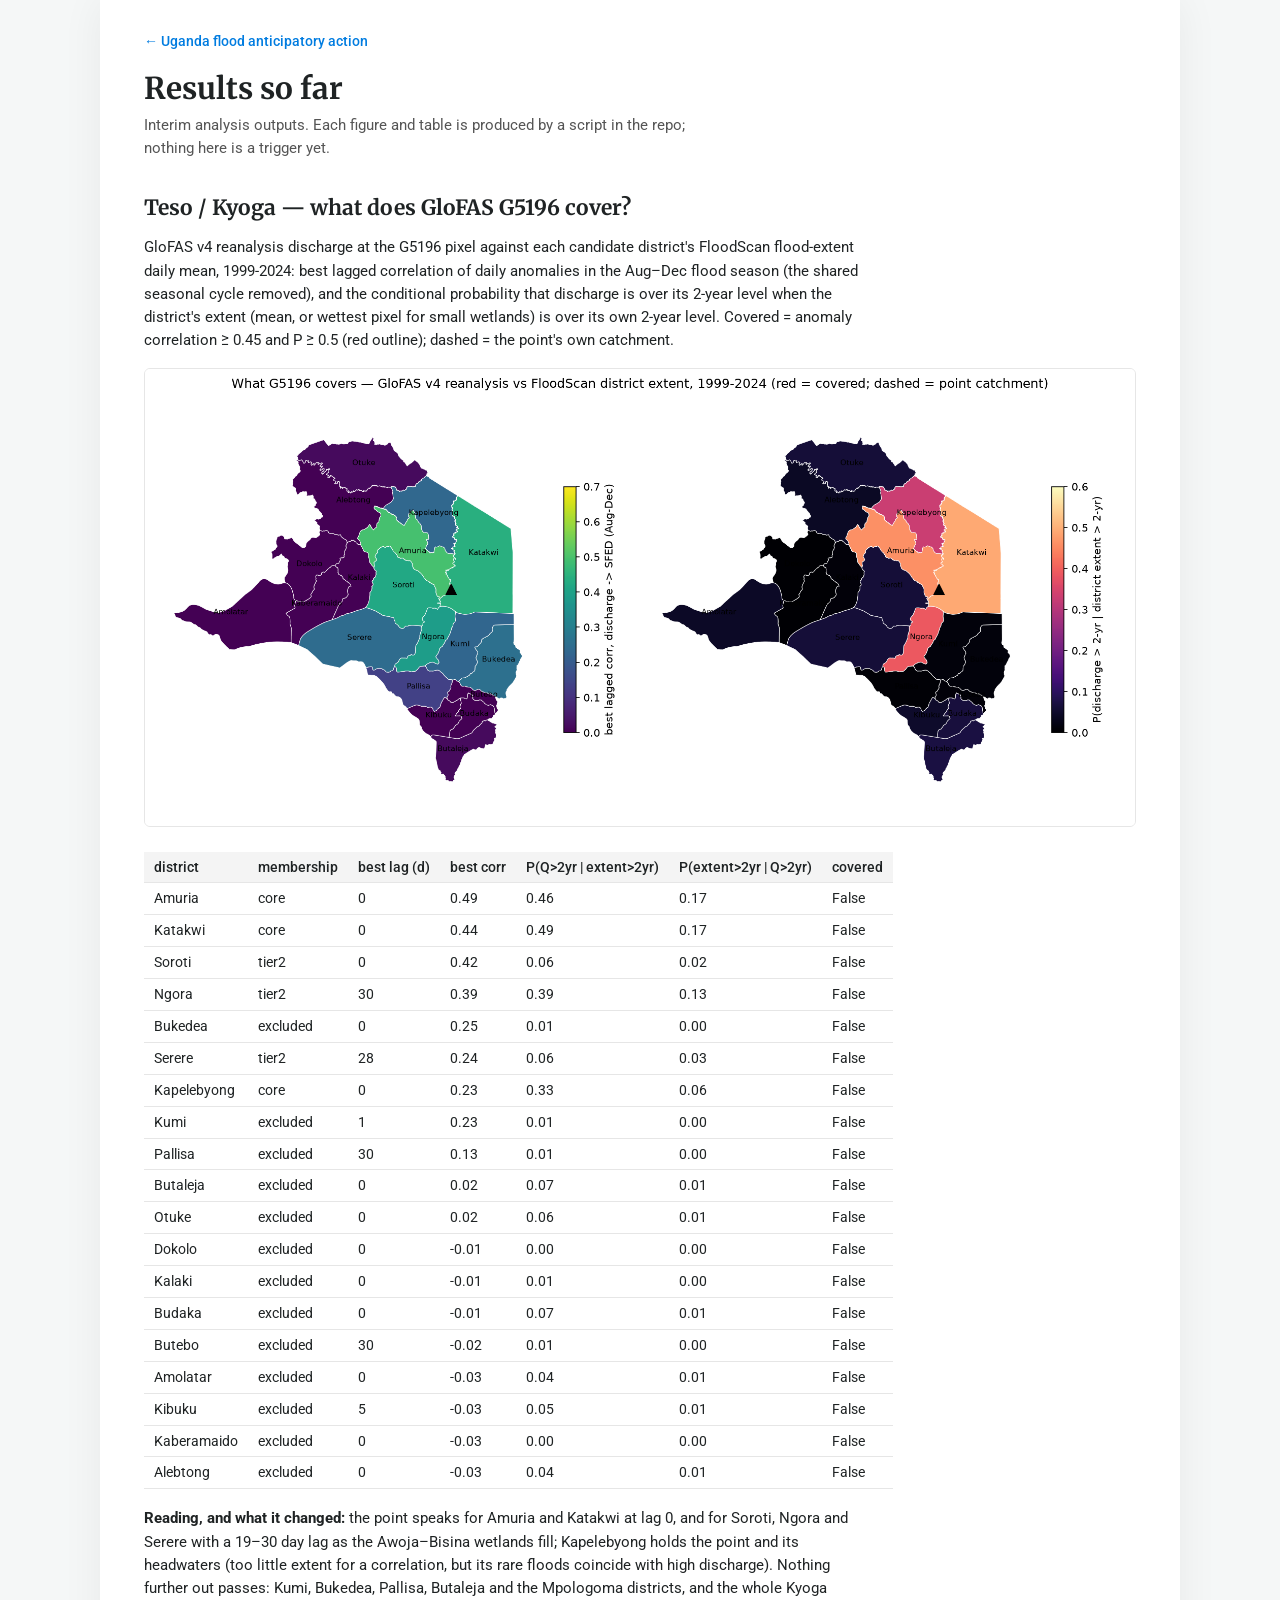
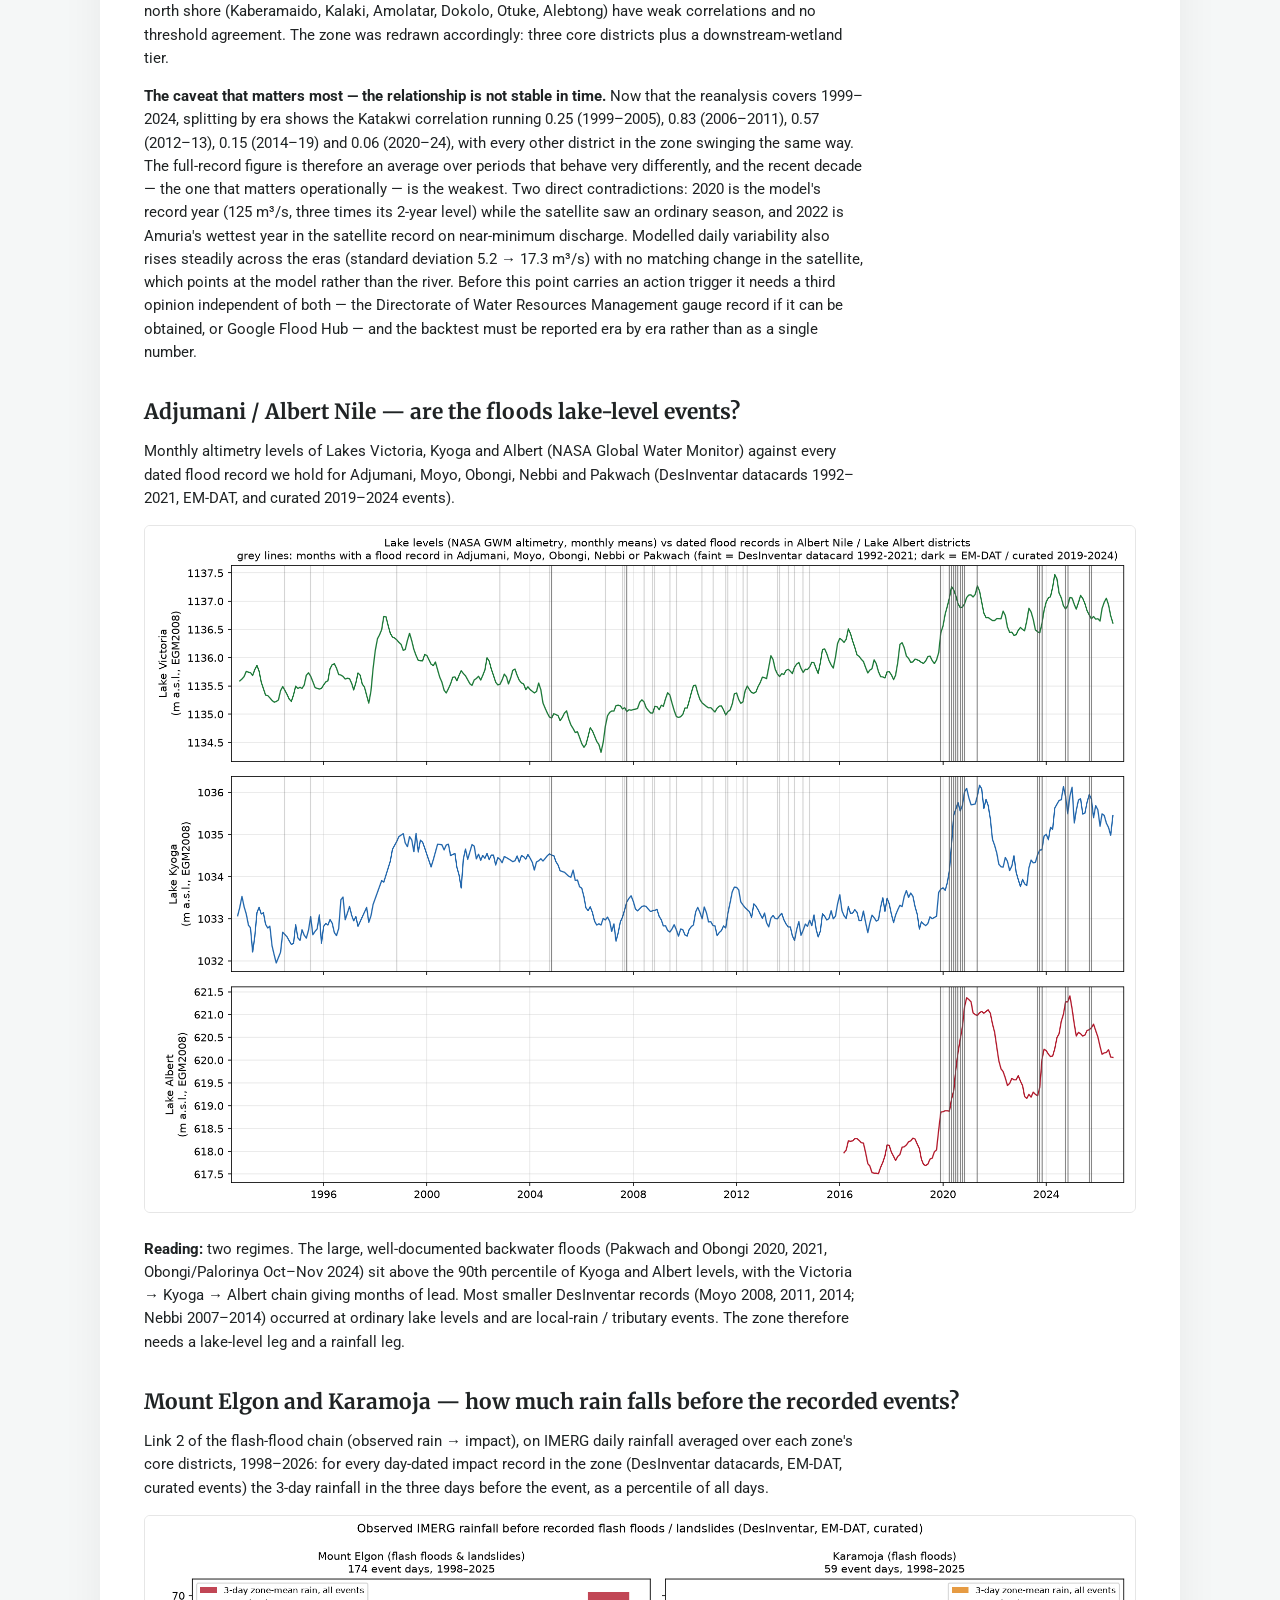
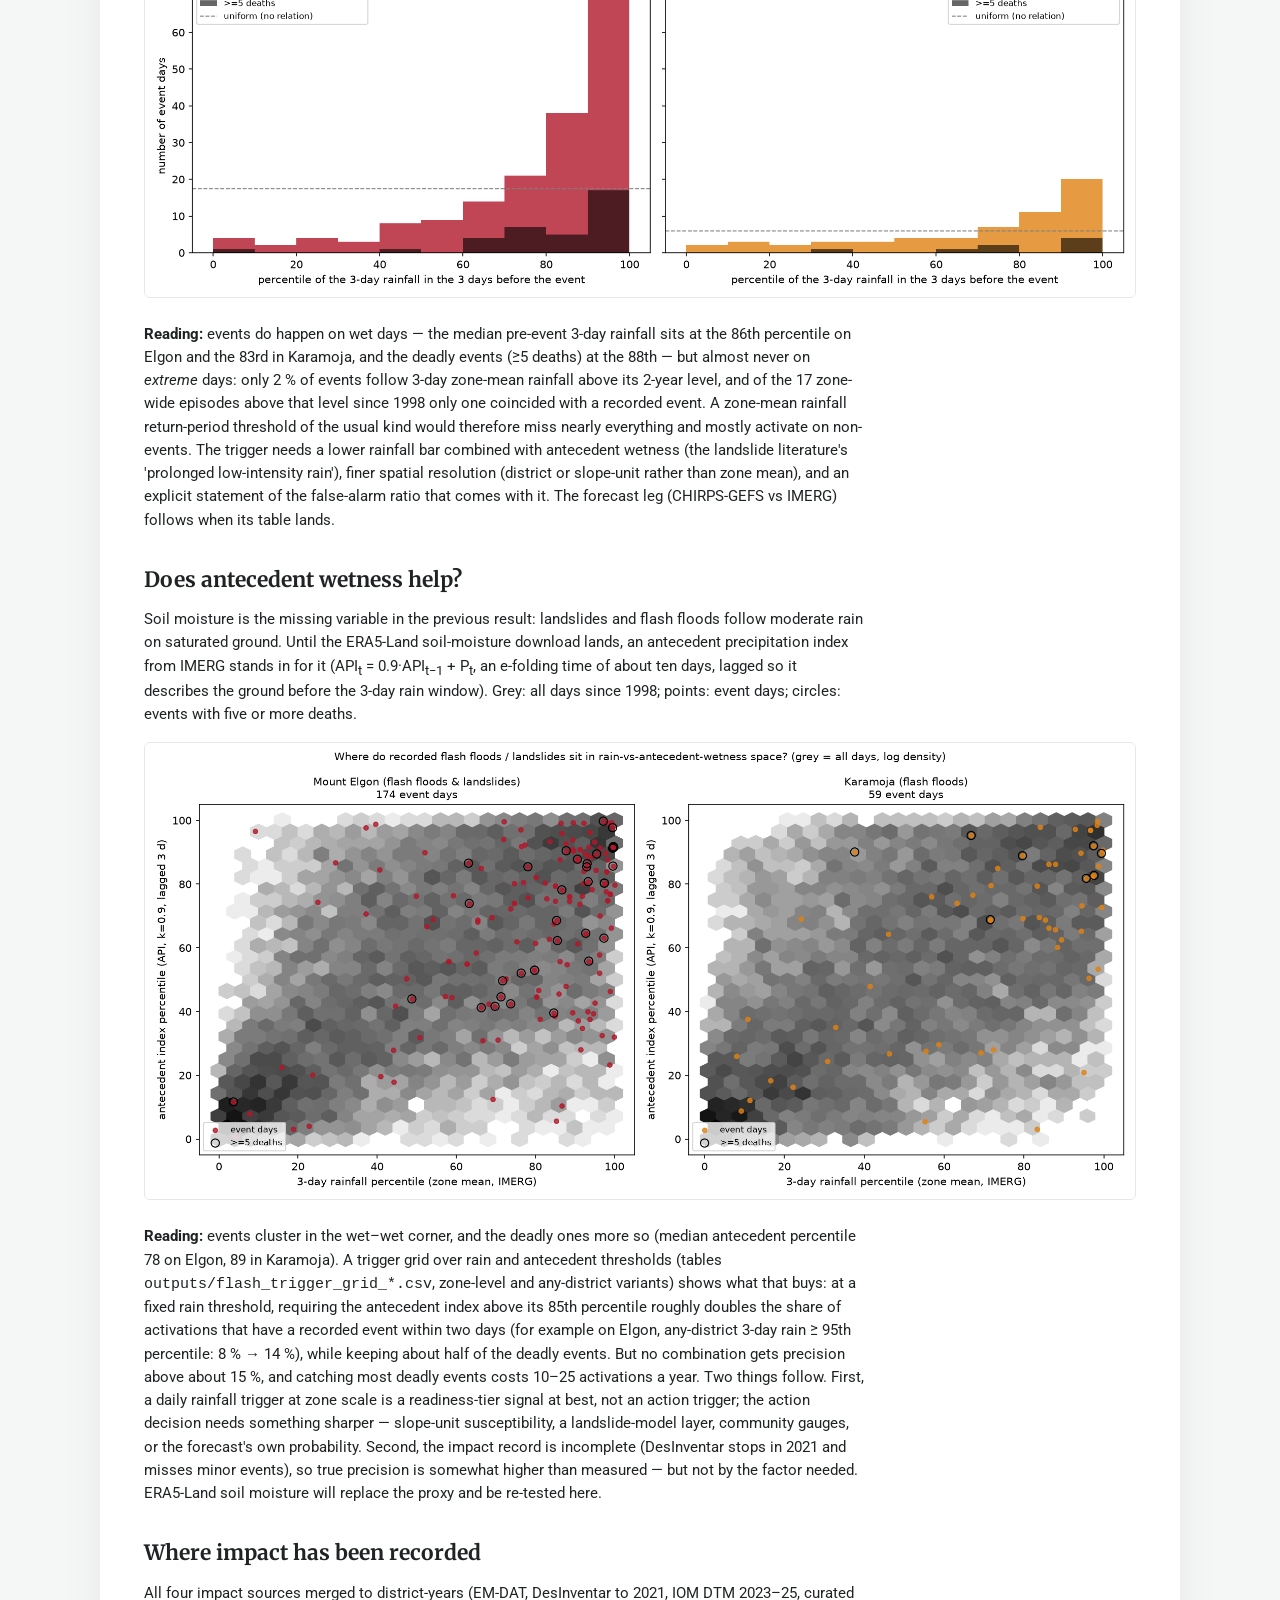
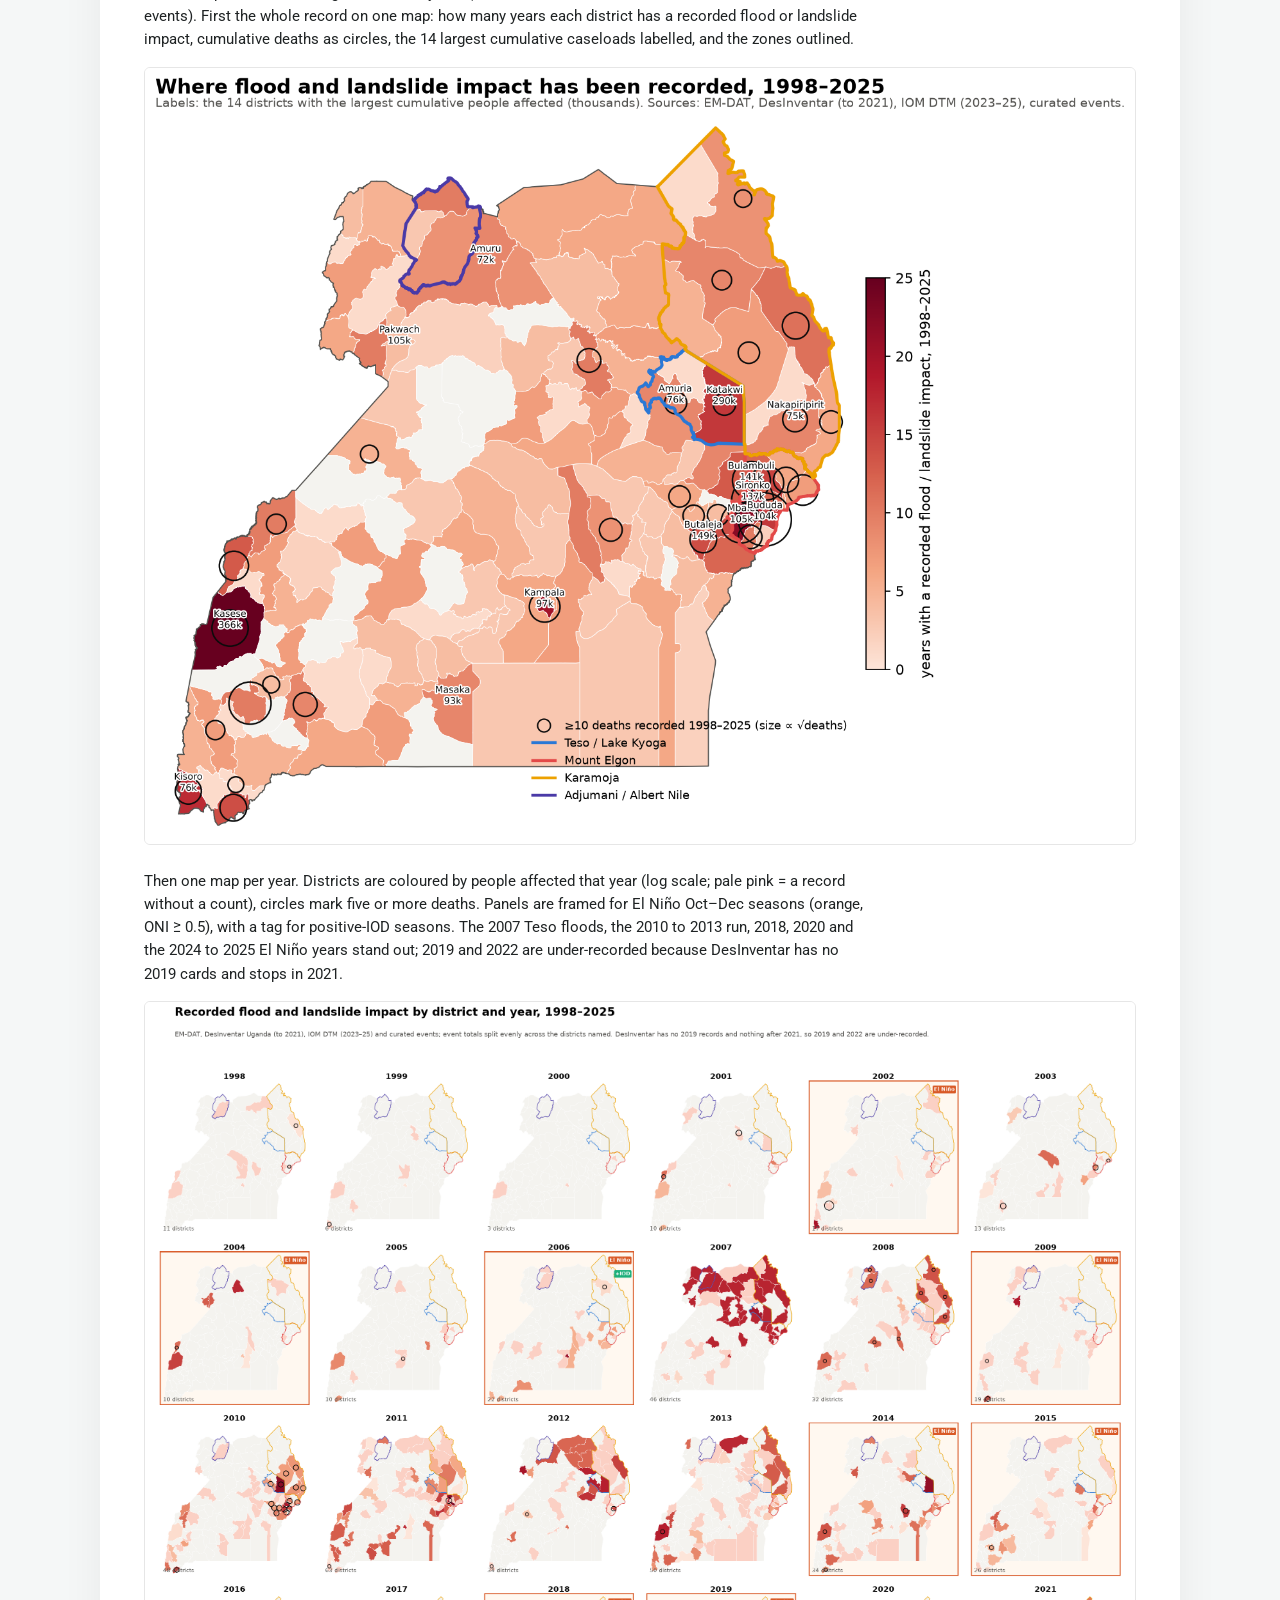
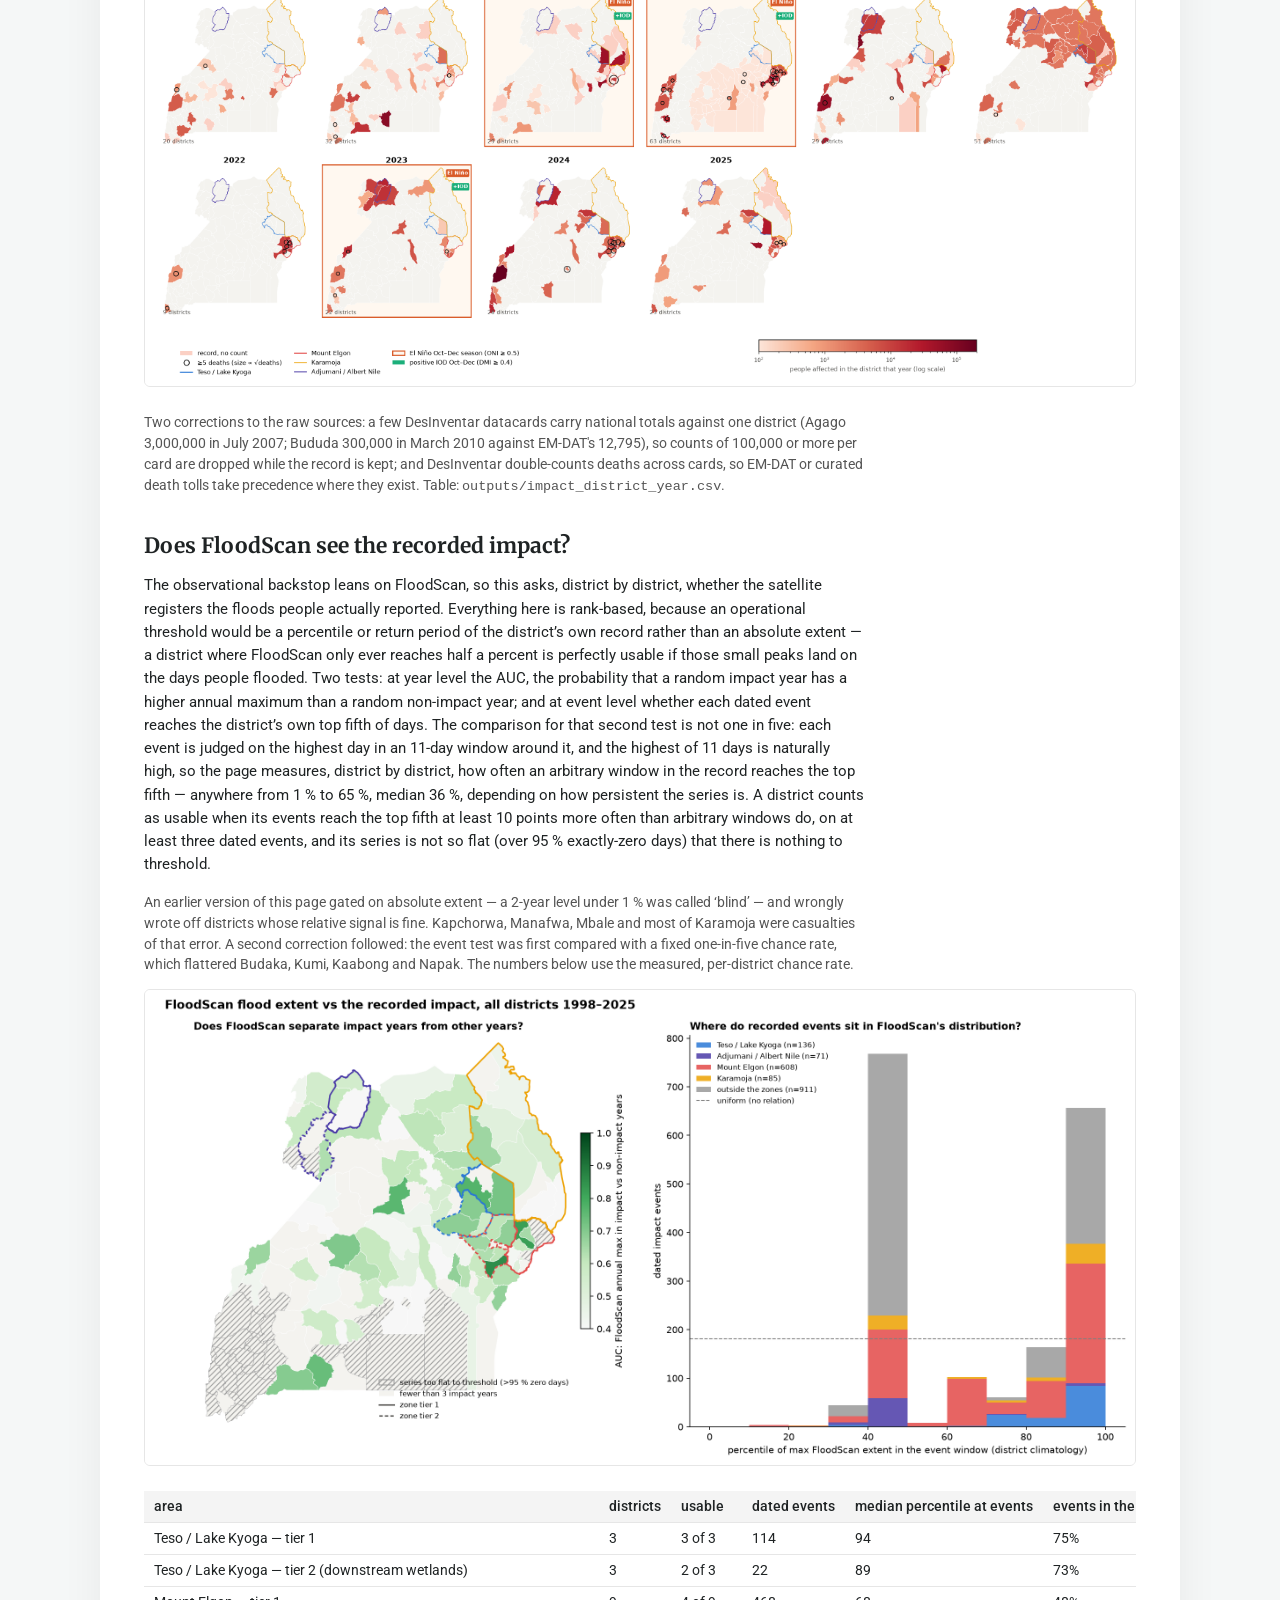
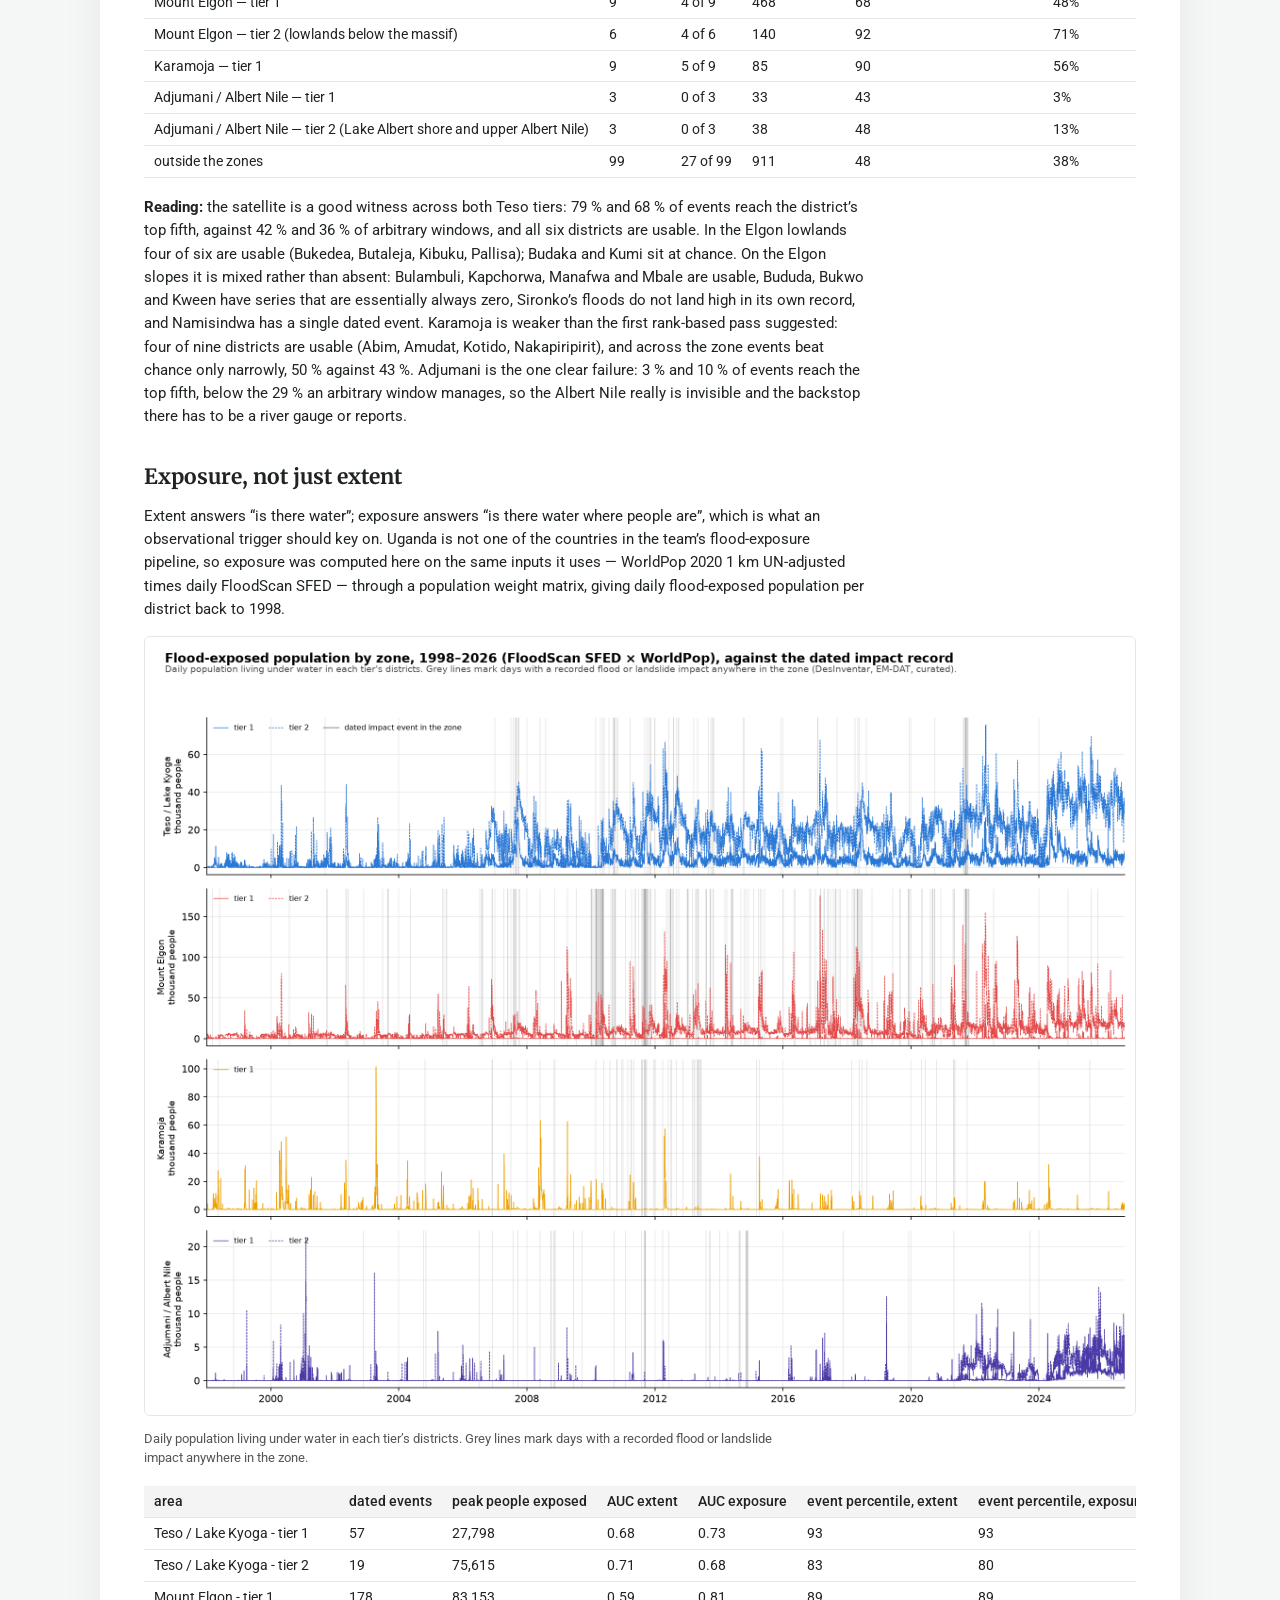
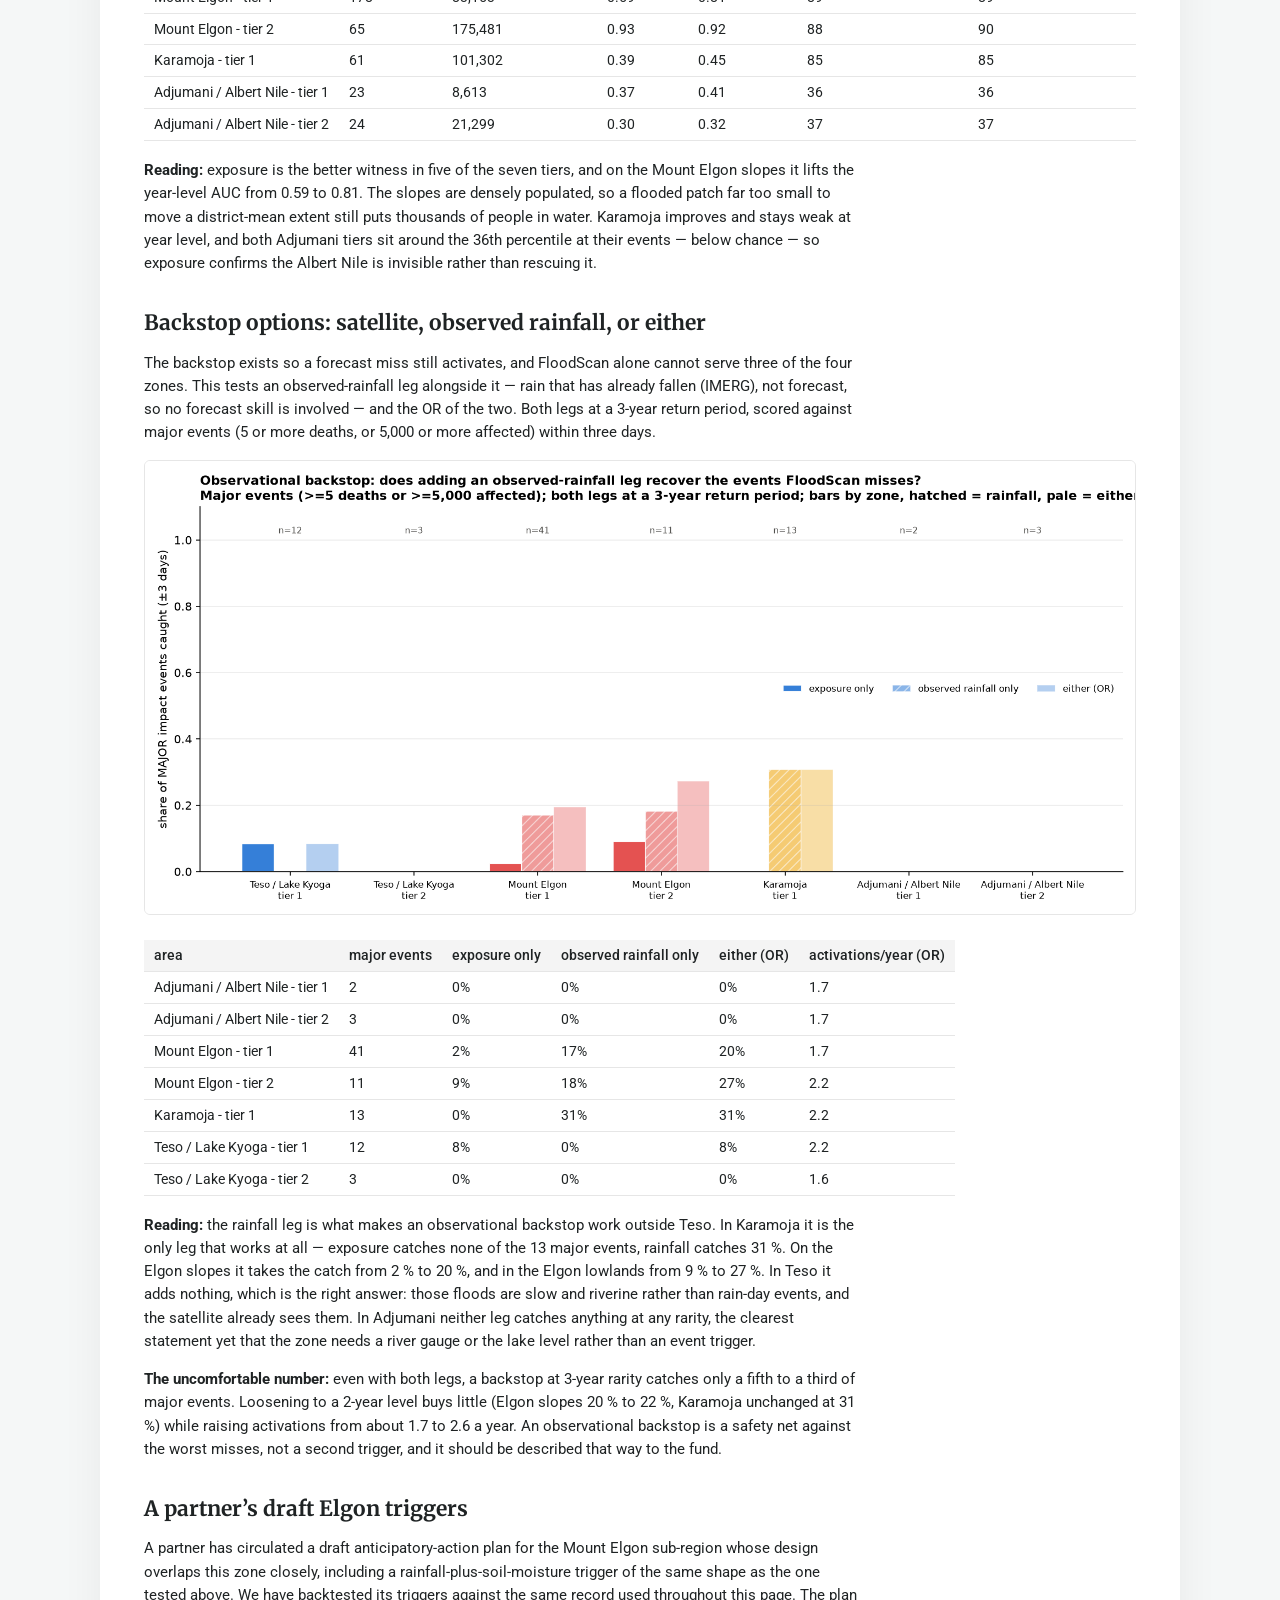
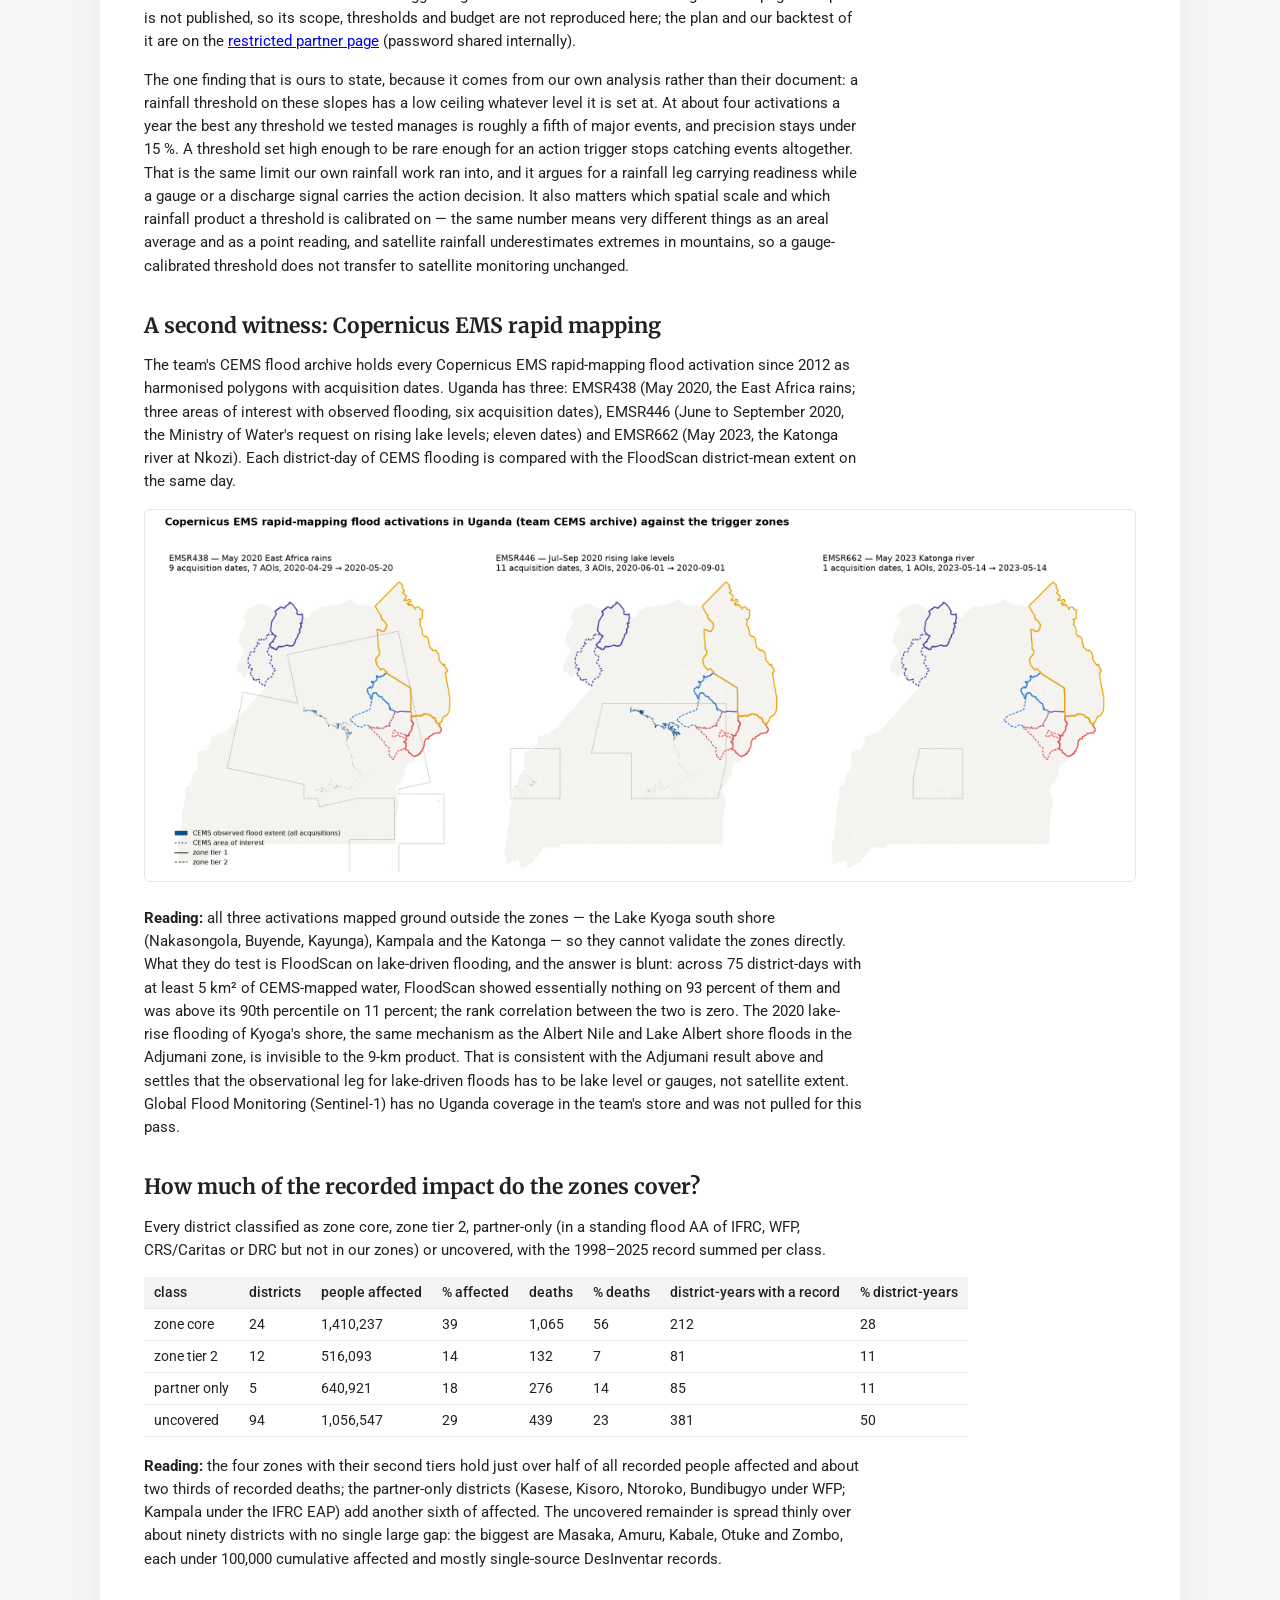
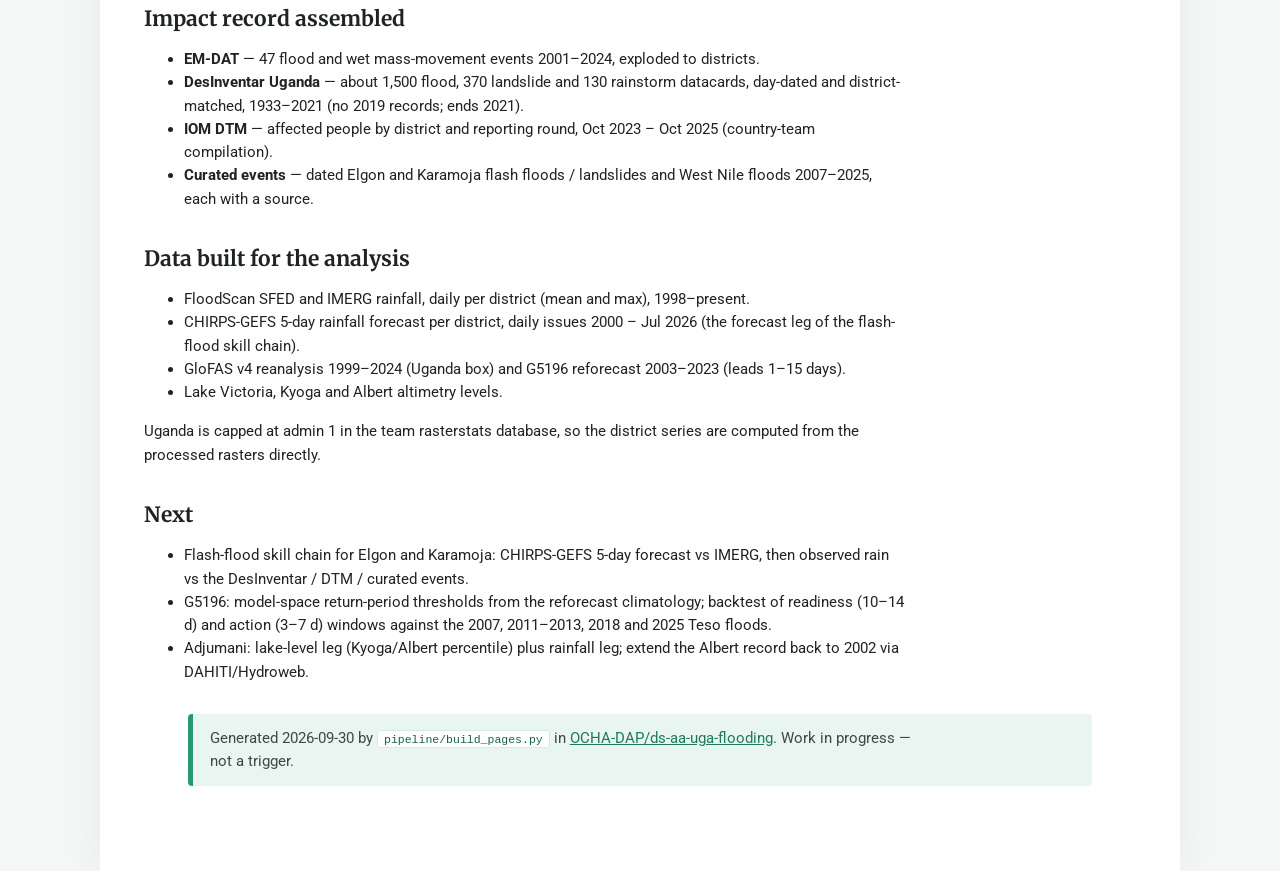
<file: pages/results/index.html>
<!DOCTYPE html>
<html lang="en"><head><meta charset="utf-8"><meta name="viewport" content="width=device-width, initial-scale=1">
<title>Results so far — Uganda flood AA</title>
<link rel="preconnect" href="https://fonts.googleapis.com"><link rel="preconnect" href="https://fonts.gstatic.com" crossorigin>
<link href="https://fonts.googleapis.com/css2?family=Merriweather:wght@700&family=Roboto:wght@400;500;700&display=swap" rel="stylesheet">
<link rel="stylesheet" href="../assets/site.css?v=31"><link rel="stylesheet" href="../assets/page.css?v=31">
</head><body><div class="wrap page">
<a class="home" href="../">&larr; Uganda flood anticipatory action</a>
<h1>Results so far</h1><p class="sub">Interim analysis outputs. Each figure and table is produced by a script in the repo; nothing here is a trigger yet.</p>
<h2 id="teso-kyoga-what-does-glofas-g5196-cover">Teso / Kyoga — what does GloFAS G5196 cover?<a class="anchor" href="#teso-kyoga-what-does-glofas-g5196-cover" aria-label="Link to this section">#</a></h2><p>GloFAS v4 reanalysis discharge at the G5196 pixel against each candidate district's FloodScan flood-extent daily mean, 1999-2024: best lagged correlation of daily anomalies in the Aug–Dec flood season (the shared seasonal cycle removed), and the conditional probability that discharge is over its 2-year level when the district's extent (mean, or wettest pixel for small wetlands) is over its own 2-year level. Covered = anomaly correlation ≥ 0.45 and P ≥ 0.5 (red outline); dashed = the point's own catchment.</p><figure><img src="teso_glofas_coverage.png" alt="Two maps of Teso districts coloured by correlation and conditional probability"></figure><div class="tw"><table><thead><tr><th>district</th><th>membership</th><th>best lag (d)</th><th>best corr</th><th>P(Q&gt;2yr | extent&gt;2yr)</th><th>P(extent&gt;2yr | Q&gt;2yr)</th><th>covered</th></tr></thead><tbody><tr><td>Amuria</td><td>core</td><td>0</td><td>0.49</td><td>0.46</td><td>0.17</td><td>False</td></tr><tr><td>Katakwi</td><td>core</td><td>0</td><td>0.44</td><td>0.49</td><td>0.17</td><td>False</td></tr><tr><td>Soroti</td><td>tier2</td><td>0</td><td>0.42</td><td>0.06</td><td>0.02</td><td>False</td></tr><tr><td>Ngora</td><td>tier2</td><td>30</td><td>0.39</td><td>0.39</td><td>0.13</td><td>False</td></tr><tr><td>Bukedea</td><td>excluded</td><td>0</td><td>0.25</td><td>0.01</td><td>0.00</td><td>False</td></tr><tr><td>Serere</td><td>tier2</td><td>28</td><td>0.24</td><td>0.06</td><td>0.03</td><td>False</td></tr><tr><td>Kapelebyong</td><td>core</td><td>0</td><td>0.23</td><td>0.33</td><td>0.06</td><td>False</td></tr><tr><td>Kumi</td><td>excluded</td><td>1</td><td>0.23</td><td>0.01</td><td>0.00</td><td>False</td></tr><tr><td>Pallisa</td><td>excluded</td><td>30</td><td>0.13</td><td>0.01</td><td>0.00</td><td>False</td></tr><tr><td>Butaleja</td><td>excluded</td><td>0</td><td>0.02</td><td>0.07</td><td>0.01</td><td>False</td></tr><tr><td>Otuke</td><td>excluded</td><td>0</td><td>0.02</td><td>0.06</td><td>0.01</td><td>False</td></tr><tr><td>Dokolo</td><td>excluded</td><td>0</td><td>-0.01</td><td>0.00</td><td>0.00</td><td>False</td></tr><tr><td>Kalaki</td><td>excluded</td><td>0</td><td>-0.01</td><td>0.01</td><td>0.00</td><td>False</td></tr><tr><td>Budaka</td><td>excluded</td><td>0</td><td>-0.01</td><td>0.07</td><td>0.01</td><td>False</td></tr><tr><td>Butebo</td><td>excluded</td><td>30</td><td>-0.02</td><td>0.01</td><td>0.00</td><td>False</td></tr><tr><td>Amolatar</td><td>excluded</td><td>0</td><td>-0.03</td><td>0.04</td><td>0.01</td><td>False</td></tr><tr><td>Kibuku</td><td>excluded</td><td>5</td><td>-0.03</td><td>0.05</td><td>0.01</td><td>False</td></tr><tr><td>Kaberamaido</td><td>excluded</td><td>0</td><td>-0.03</td><td>0.00</td><td>0.00</td><td>False</td></tr><tr><td>Alebtong</td><td>excluded</td><td>0</td><td>-0.03</td><td>0.04</td><td>0.01</td><td>False</td></tr></tbody></table></div><p><strong>Reading, and what it changed:</strong> the point speaks for Amuria and Katakwi at lag 0, and for Soroti, Ngora and Serere with a 19–30 day lag as the Awoja–Bisina wetlands fill; Kapelebyong holds the point and its headwaters (too little extent for a correlation, but its rare floods coincide with high discharge). Nothing further out passes: Kumi, Bukedea, Pallisa, Butaleja and the Mpologoma districts, and the whole Kyoga north shore (Kaberamaido, Kalaki, Amolatar, Dokolo, Otuke, Alebtong) have weak correlations and no threshold agreement. The zone was redrawn accordingly: three core districts plus a downstream-wetland tier.</p><p><strong>The caveat that matters most — the relationship is not stable in time.</strong> Now that the reanalysis covers 1999–2024, splitting by era shows the Katakwi correlation running 0.25 (1999–2005), 0.83 (2006–2011), 0.57 (2012–13), 0.15 (2014–19) and 0.06 (2020–24), with every other district in the zone swinging the same way. The full-record figure is therefore an average over periods that behave very differently, and the recent decade — the one that matters operationally — is the weakest. Two direct contradictions: 2020 is the model's record year (125 m³/s, three times its 2-year level) while the satellite saw an ordinary season, and 2022 is Amuria's wettest year in the satellite record on near-minimum discharge. Modelled daily variability also rises steadily across the eras (standard deviation 5.2 → 17.3 m³/s) with no matching change in the satellite, which points at the model rather than the river. Before this point carries an action trigger it needs a third opinion independent of both — the Directorate of Water Resources Management gauge record if it can be obtained, or Google Flood Hub — and the backtest must be reported era by era rather than as a single number.</p><h2 id="adjumani-albert-nile-are-the-floods-lake-level-events">Adjumani / Albert Nile — are the floods lake-level events?<a class="anchor" href="#adjumani-albert-nile-are-the-floods-lake-level-events" aria-label="Link to this section">#</a></h2><p>Monthly altimetry levels of Lakes Victoria, Kyoga and Albert (NASA Global Water Monitor) against every dated flood record we hold for Adjumani, Moyo, Obongi, Nebbi and Pakwach (DesInventar datacards 1992–2021, EM-DAT, and curated 2019–2024 events).</p><figure><img src="adjumani_lake_levels.png" alt="Three lake level time series with flood months marked"></figure><p><strong>Reading:</strong> two regimes. The large, well-documented backwater floods (Pakwach and Obongi 2020, 2021, Obongi/Palorinya Oct–Nov 2024) sit above the 90th percentile of Kyoga and Albert levels, with the Victoria → Kyoga → Albert chain giving months of lead. Most smaller DesInventar records (Moyo 2008, 2011, 2014; Nebbi 2007–2014) occurred at ordinary lake levels and are local-rain / tributary events. The zone therefore needs a lake-level leg and a rainfall leg.</p><h2 id="mount-elgon-and-karamoja-how-much-rain-falls-before-the-recorded-events">Mount Elgon and Karamoja — how much rain falls before the recorded events?<a class="anchor" href="#mount-elgon-and-karamoja-how-much-rain-falls-before-the-recorded-events" aria-label="Link to this section">#</a></h2><p>Link 2 of the flash-flood chain (observed rain → impact), on IMERG daily rainfall averaged over each zone's core districts, 1998–2026: for every day-dated impact record in the zone (DesInventar datacards, EM-DAT, curated events) the 3-day rainfall in the three days before the event, as a percentile of all days.</p><figure><img src="flash_rain_vs_events.png" alt="Histograms of pre-event rainfall percentile for Elgon and Karamoja"></figure><p><strong>Reading:</strong> events do happen on wet days — the median pre-event 3-day rainfall sits at the 86th percentile on Elgon and the 83rd in Karamoja, and the deadly events (≥5 deaths) at the 88th — but almost never on <em>extreme</em> days: only 2 % of events follow 3-day zone-mean rainfall above its 2-year level, and of the 17 zone-wide episodes above that level since 1998 only one coincided with a recorded event. A zone-mean rainfall return-period threshold of the usual kind would therefore miss nearly everything and mostly activate on non-events. The trigger needs a lower rainfall bar combined with antecedent wetness (the landslide literature's 'prolonged low-intensity rain'), finer spatial resolution (district or slope-unit rather than zone mean), and an explicit statement of the false-alarm ratio that comes with it. The forecast leg (CHIRPS-GEFS vs IMERG) follows when its table lands.</p><h2 id="does-antecedent-wetness-help">Does antecedent wetness help?<a class="anchor" href="#does-antecedent-wetness-help" aria-label="Link to this section">#</a></h2><p>Soil moisture is the missing variable in the previous result: landslides and flash floods follow moderate rain on saturated ground. Until the ERA5-Land soil-moisture download lands, an antecedent precipitation index from IMERG stands in for it (API<sub>t</sub> = 0.9·API<sub>t−1</sub> + P<sub>t</sub>, an e-folding time of about ten days, lagged so it describes the ground before the 3-day rain window). Grey: all days since 1998; points: event days; circles: events with five or more deaths.</p><figure><img src="flash_antecedent.png" alt="Rain percentile vs antecedent index percentile for all days and event days"></figure><p><strong>Reading:</strong> events cluster in the wet–wet corner, and the deadly ones more so (median antecedent percentile 78 on Elgon, 89 in Karamoja). A trigger grid over rain and antecedent thresholds (tables <code>outputs/flash_trigger_grid_*.csv</code>, zone-level and any-district variants) shows what that buys: at a fixed rain threshold, requiring the antecedent index above its 85th percentile roughly doubles the share of activations that have a recorded event within two days (for example on Elgon, any-district 3-day rain ≥ 95th percentile: 8 % → 14 %), while keeping about half of the deadly events. But no combination gets precision above about 15 %, and catching most deadly events costs 10–25 activations a year. Two things follow. First, a daily rainfall trigger at zone scale is a readiness-tier signal at best, not an action trigger; the action decision needs something sharper — slope-unit susceptibility, a landslide-model layer, community gauges, or the forecast's own probability. Second, the impact record is incomplete (DesInventar stops in 2021 and misses minor events), so true precision is somewhat higher than measured — but not by the factor needed. ERA5-Land soil moisture will replace the proxy and be re-tested here.</p><h2 id="where-impact-has-been-recorded">Where impact has been recorded<a class="anchor" href="#where-impact-has-been-recorded" aria-label="Link to this section">#</a></h2><p>All four impact sources merged to district-years (EM-DAT, DesInventar to 2021, IOM DTM 2023–25, curated events). First the whole record on one map: how many years each district has a recorded flood or landslide impact, cumulative deaths as circles, the 14 largest cumulative caseloads labelled, and the zones outlined.</p><figure><img src="impact_summary.png" alt="Uganda districts coloured by number of years with recorded impact"></figure><p>Then one map per year. Districts are coloured by people affected that year (log scale; pale pink = a record without a count), circles mark five or more deaths. Panels are framed for El Niño Oct–Dec seasons (orange, ONI ≥ 0.5), with a tag for positive-IOD seasons. The 2007 Teso floods, the 2010 to 2013 run, 2018, 2020 and the 2024 to 2025 El Niño years stand out; 2019 and 2022 are under-recorded because DesInventar has no 2019 cards and stops in 2021.</p><figure><img src="impact_by_year.png" alt="Grid of 28 yearly maps of Uganda districts coloured by recorded impact"></figure><p class='fn'>Two corrections to the raw sources: a few DesInventar datacards carry national totals against one district (Agago 3,000,000 in July 2007; Bududa 300,000 in March 2010 against EM-DAT's 12,795), so counts of 100,000 or more per card are dropped while the record is kept; and DesInventar double-counts deaths across cards, so EM-DAT or curated death tolls take precedence where they exist. Table: <code>outputs/impact_district_year.csv</code>.</p><h2 id="does-floodscan-see-the-recorded-impact">Does FloodScan see the recorded impact?<a class="anchor" href="#does-floodscan-see-the-recorded-impact" aria-label="Link to this section">#</a></h2><p>The observational backstop leans on FloodScan, so this asks, district by district, whether the satellite registers the floods people actually reported. Everything here is rank-based, because an operational threshold would be a percentile or return period of the district’s own record rather than an absolute extent — a district where FloodScan only ever reaches half a percent is perfectly usable if those small peaks land on the days people flooded. Two tests: at year level the AUC, the probability that a random impact year has a higher annual maximum than a random non-impact year; and at event level whether each dated event reaches the district’s own top fifth of days. The comparison for that second test is not one in five: each event is judged on the highest day in an 11-day window around it, and the highest of 11 days is naturally high, so the page measures, district by district, how often an arbitrary window in the record reaches the top fifth — anywhere from 1 % to 65 %, median 36 %, depending on how persistent the series is. A district counts as usable when its events reach the top fifth at least 10 points more often than arbitrary windows do, on at least three dated events, and its series is not so flat (over 95 % exactly-zero days) that there is nothing to threshold.</p><p class='fn'>An earlier version of this page gated on absolute extent — a 2-year level under 1 % was called ‘blind’ — and wrongly wrote off districts whose relative signal is fine. Kapchorwa, Manafwa, Mbale and most of Karamoja were casualties of that error. A second correction followed: the event test was first compared with a fixed one-in-five chance rate, which flattered Budaka, Kumi, Kaabong and Napak. The numbers below use the measured, per-district chance rate.</p><figure><img src="floodscan_vs_impact.png" alt="Map of AUC per district and a histogram of event percentiles by zone"></figure><div class="tw"><table><thead><tr><th>area</th><th>districts</th><th>usable</th><th>dated events</th><th>median percentile at events</th><th>events in the top fifth</th><th>arbitrary windows (chance)</th><th>median AUC</th></tr></thead><tbody><tr><td>Teso / Lake Kyoga — tier 1</td><td>3</td><td>3 of 3</td><td>114</td><td>94</td><td>75%</td><td>42%</td><td>0.72</td></tr><tr><td>Teso / Lake Kyoga — tier 2 (downstream wetlands)</td><td>3</td><td>2 of 3</td><td>22</td><td>89</td><td>73%</td><td>36%</td><td>0.69</td></tr><tr><td>Mount Elgon — tier 1</td><td>9</td><td>4 of 9</td><td>468</td><td>68</td><td>48%</td><td>22%</td><td>0.46</td></tr><tr><td>Mount Elgon — tier 2 (lowlands below the massif)</td><td>6</td><td>4 of 6</td><td>140</td><td>92</td><td>71%</td><td>41%</td><td>0.65</td></tr><tr><td>Karamoja — tier 1</td><td>9</td><td>5 of 9</td><td>85</td><td>90</td><td>56%</td><td>43%</td><td>0.44</td></tr><tr><td>Adjumani / Albert Nile — tier 1</td><td>3</td><td>0 of 3</td><td>33</td><td>43</td><td>3%</td><td>29%</td><td>0.56</td></tr><tr><td>Adjumani / Albert Nile — tier 2 (Lake Albert shore and upper Albert Nile)</td><td>3</td><td>0 of 3</td><td>38</td><td>48</td><td>13%</td><td>29%</td><td>0.64</td></tr><tr><td>outside the zones</td><td>99</td><td>27 of 99</td><td>911</td><td>48</td><td>38%</td><td>32%</td><td>0.52</td></tr></tbody></table></div><p><strong>Reading:</strong> the satellite is a good witness across both Teso tiers: 79 % and 68 % of events reach the district’s top fifth, against 42 % and 36 % of arbitrary windows, and all six districts are usable. In the Elgon lowlands four of six are usable (Bukedea, Butaleja, Kibuku, Pallisa); Budaka and Kumi sit at chance. On the Elgon slopes it is mixed rather than absent: Bulambuli, Kapchorwa, Manafwa and Mbale are usable, Bududa, Bukwo and Kween have series that are essentially always zero, Sironko’s floods do not land high in its own record, and Namisindwa has a single dated event. Karamoja is weaker than the first rank-based pass suggested: four of nine districts are usable (Abim, Amudat, Kotido, Nakapiripirit), and across the zone events beat chance only narrowly, 50 % against 43 %. Adjumani is the one clear failure: 3 % and 10 % of events reach the top fifth, below the 29 % an arbitrary window manages, so the Albert Nile really is invisible and the backstop there has to be a river gauge or reports.</p><h2 id="exposure-not-just-extent">Exposure, not just extent<a class="anchor" href="#exposure-not-just-extent" aria-label="Link to this section">#</a></h2><p>Extent answers “is there water”; exposure answers “is there water where people are”, which is what an observational trigger should key on. Uganda is not one of the countries in the team’s flood-exposure pipeline, so exposure was computed here on the same inputs it uses — WorldPop 2020 1 km UN-adjusted times daily FloodScan SFED — through a population weight matrix, giving daily flood-exposed population per district back to 1998.</p><figure><img src="exposure_timeseries.png" alt="Daily flood-exposed population by zone with impact events marked"><figcaption>Daily population living under water in each tier’s districts. Grey lines mark days with a recorded flood or landslide impact anywhere in the zone.</figcaption></figure><div class="tw"><table><thead><tr><th>area</th><th>dated events</th><th>peak people exposed</th><th>AUC extent</th><th>AUC exposure</th><th>event percentile, extent</th><th>event percentile, exposure</th></tr></thead><tbody><tr><td>Teso / Lake Kyoga - tier 1</td><td>57</td><td>27,798</td><td>0.68</td><td>0.73</td><td>93</td><td>93</td></tr><tr><td>Teso / Lake Kyoga - tier 2</td><td>19</td><td>75,615</td><td>0.71</td><td>0.68</td><td>83</td><td>80</td></tr><tr><td>Mount Elgon - tier 1</td><td>178</td><td>83,153</td><td>0.59</td><td>0.81</td><td>89</td><td>89</td></tr><tr><td>Mount Elgon - tier 2</td><td>65</td><td>175,481</td><td>0.93</td><td>0.92</td><td>88</td><td>90</td></tr><tr><td>Karamoja - tier 1</td><td>61</td><td>101,302</td><td>0.39</td><td>0.45</td><td>85</td><td>85</td></tr><tr><td>Adjumani / Albert Nile - tier 1</td><td>23</td><td>8,613</td><td>0.37</td><td>0.41</td><td>36</td><td>36</td></tr><tr><td>Adjumani / Albert Nile - tier 2</td><td>24</td><td>21,299</td><td>0.30</td><td>0.32</td><td>37</td><td>37</td></tr></tbody></table></div><p><strong>Reading:</strong> exposure is the better witness in five of the seven tiers, and on the Mount Elgon slopes it lifts the year-level AUC from 0.59 to 0.81. The slopes are densely populated, so a flooded patch far too small to move a district-mean extent still puts thousands of people in water. Karamoja improves and stays weak at year level, and both Adjumani tiers sit around the 36th percentile at their events — below chance — so exposure confirms the Albert Nile is invisible rather than rescuing it.</p><h2 id="backstop-options-satellite-observed-rainfall-or-either">Backstop options: satellite, observed rainfall, or either<a class="anchor" href="#backstop-options-satellite-observed-rainfall-or-either" aria-label="Link to this section">#</a></h2><p>The backstop exists so a forecast miss still activates, and FloodScan alone cannot serve three of the four zones. This tests an observed-rainfall leg alongside it — rain that has already fallen (IMERG), not forecast, so no forecast skill is involved — and the OR of the two. Both legs at a 3-year return period, scored against major events (5 or more deaths, or 5,000 or more affected) within three days.</p><figure><img src="backstop_options.png" alt="Bar chart of major-event recall by backstop option and zone tier"></figure><div class="tw"><table><thead><tr><th>area</th><th>major events</th><th>exposure only</th><th>observed rainfall only</th><th>either (OR)</th><th>activations/year (OR)</th></tr></thead><tbody><tr><td>Adjumani / Albert Nile - tier 1</td><td>2</td><td>0%</td><td>0%</td><td>0%</td><td>1.7</td></tr><tr><td>Adjumani / Albert Nile - tier 2</td><td>3</td><td>0%</td><td>0%</td><td>0%</td><td>1.7</td></tr><tr><td>Mount Elgon - tier 1</td><td>41</td><td>2%</td><td>17%</td><td>20%</td><td>1.7</td></tr><tr><td>Mount Elgon - tier 2</td><td>11</td><td>9%</td><td>18%</td><td>27%</td><td>2.2</td></tr><tr><td>Karamoja - tier 1</td><td>13</td><td>0%</td><td>31%</td><td>31%</td><td>2.2</td></tr><tr><td>Teso / Lake Kyoga - tier 1</td><td>12</td><td>8%</td><td>0%</td><td>8%</td><td>2.2</td></tr><tr><td>Teso / Lake Kyoga - tier 2</td><td>3</td><td>0%</td><td>0%</td><td>0%</td><td>1.6</td></tr></tbody></table></div><p><strong>Reading:</strong> the rainfall leg is what makes an observational backstop work outside Teso. In Karamoja it is the only leg that works at all — exposure catches none of the 13 major events, rainfall catches 31 %. On the Elgon slopes it takes the catch from 2 % to 20 %, and in the Elgon lowlands from 9 % to 27 %. In Teso it adds nothing, which is the right answer: those floods are slow and riverine rather than rain-day events, and the satellite already sees them. In Adjumani neither leg catches anything at any rarity, the clearest statement yet that the zone needs a river gauge or the lake level rather than an event trigger.</p><p><strong>The uncomfortable number:</strong> even with both legs, a backstop at 3-year rarity catches only a fifth to a third of major events. Loosening to a 2-year level buys little (Elgon slopes 20 % to 22 %, Karamoja unchanged at 31 %) while raising activations from about 1.7 to 2.6 a year. An observational backstop is a safety net against the worst misses, not a second trigger, and it should be described that way to the fund.</p><h2 id="a-partner-s-draft-elgon-triggers">A partner’s draft Elgon triggers<a class="anchor" href="#a-partner-s-draft-elgon-triggers" aria-label="Link to this section">#</a></h2><p>A partner has circulated a draft anticipatory-action plan for the Mount Elgon sub-region whose design overlaps this zone closely, including a rainfall-plus-soil-moisture trigger of the same shape as the one tested above. We have backtested its triggers against the same record used throughout this page. The plan is not published, so its scope, thresholds and budget are not reproduced here; the plan and our backtest of it are on the <a href="../partner/">restricted partner page</a> (password shared internally).</p><p>The one finding that is ours to state, because it comes from our own analysis rather than their document: a rainfall threshold on these slopes has a low ceiling whatever level it is set at. At about four activations a year the best any threshold we tested manages is roughly a fifth of major events, and precision stays under 15 %. A threshold set high enough to be rare enough for an action trigger stops catching events altogether. That is the same limit our own rainfall work ran into, and it argues for a rainfall leg carrying readiness while a gauge or a discharge signal carries the action decision. It also matters which spatial scale and which rainfall product a threshold is calibrated on — the same number means very different things as an areal average and as a point reading, and satellite rainfall underestimates extremes in mountains, so a gauge-calibrated threshold does not transfer to satellite monitoring unchanged.</p><h2 id="a-second-witness-copernicus-ems-rapid-mapping">A second witness: Copernicus EMS rapid mapping<a class="anchor" href="#a-second-witness-copernicus-ems-rapid-mapping" aria-label="Link to this section">#</a></h2><p>The team's CEMS flood archive holds every Copernicus EMS rapid-mapping flood activation since 2012 as harmonised polygons with acquisition dates. Uganda has three: EMSR438 (May 2020, the East Africa rains; three areas of interest with observed flooding, six acquisition dates), EMSR446 (June to September 2020, the Ministry of Water's request on rising lake levels; eleven dates) and EMSR662 (May 2023, the Katonga river at Nkozi). Each district-day of CEMS flooding is compared with the FloodScan district-mean extent on the same day.</p><figure><img src="cems_pass.png" alt="Three maps of Uganda with CEMS flood polygons and the trigger zones"></figure><p><strong>Reading:</strong> all three activations mapped ground outside the zones — the Lake Kyoga south shore (Nakasongola, Buyende, Kayunga), Kampala and the Katonga — so they cannot validate the zones directly. What they do test is FloodScan on lake-driven flooding, and the answer is blunt: across 75 district-days with at least 5 km² of CEMS-mapped water, FloodScan showed essentially nothing on 93 percent of them and was above its 90th percentile on 11 percent; the rank correlation between the two is zero. The 2020 lake-rise flooding of Kyoga's shore, the same mechanism as the Albert Nile and Lake Albert shore floods in the Adjumani zone, is invisible to the 9-km product. That is consistent with the Adjumani result above and settles that the observational leg for lake-driven floods has to be lake level or gauges, not satellite extent. Global Flood Monitoring (Sentinel-1) has no Uganda coverage in the team's store and was not pulled for this pass.</p><h2 id="how-much-of-the-recorded-impact-do-the-zones-cover">How much of the recorded impact do the zones cover?<a class="anchor" href="#how-much-of-the-recorded-impact-do-the-zones-cover" aria-label="Link to this section">#</a></h2><p>Every district classified as zone core, zone tier 2, partner-only (in a standing flood AA of IFRC, WFP, CRS/Caritas or DRC but not in our zones) or uncovered, with the 1998–2025 record summed per class.</p><div class="tw"><table><thead><tr><th>class</th><th>districts</th><th>people affected</th><th>% affected</th><th>deaths</th><th>% deaths</th><th>district-years with a record</th><th>% district-years</th></tr></thead><tbody><tr><td>zone core</td><td>24</td><td>1,410,237</td><td>39</td><td>1,065</td><td>56</td><td>212</td><td>28</td></tr><tr><td>zone tier 2</td><td>12</td><td>516,093</td><td>14</td><td>132</td><td>7</td><td>81</td><td>11</td></tr><tr><td>partner only</td><td>5</td><td>640,921</td><td>18</td><td>276</td><td>14</td><td>85</td><td>11</td></tr><tr><td>uncovered</td><td>94</td><td>1,056,547</td><td>29</td><td>439</td><td>23</td><td>381</td><td>50</td></tr></tbody></table></div><p><strong>Reading:</strong> the four zones with their second tiers hold just over half of all recorded people affected and about two thirds of recorded deaths; the partner-only districts (Kasese, Kisoro, Ntoroko, Bundibugyo under WFP; Kampala under the IFRC EAP) add another sixth of affected. The uncovered remainder is spread thinly over about ninety districts with no single large gap: the biggest are Masaka, Amuru, Kabale, Otuke and Zombo, each under 100,000 cumulative affected and mostly single-source DesInventar records.</p><h2 id="impact-record-assembled">Impact record assembled<a class="anchor" href="#impact-record-assembled" aria-label="Link to this section">#</a></h2><ul><li><strong>EM-DAT</strong> — 47 flood and wet mass-movement events 2001–2024, exploded to districts.</li><li><strong>DesInventar Uganda</strong> — about 1,500 flood, 370 landslide and 130 rainstorm datacards, day-dated and district-matched, 1933–2021 (no 2019 records; ends 2021).</li><li><strong>IOM DTM</strong> — affected people by district and reporting round, Oct 2023 – Oct 2025 (country-team compilation).</li><li><strong>Curated events</strong> — dated Elgon and Karamoja flash floods / landslides and West Nile floods 2007–2025, each with a source.</li></ul><h2 id="data-built-for-the-analysis">Data built for the analysis<a class="anchor" href="#data-built-for-the-analysis" aria-label="Link to this section">#</a></h2><ul><li>FloodScan SFED and IMERG rainfall, daily per district (mean and max), 1998–present.</li><li>CHIRPS-GEFS 5-day rainfall forecast per district, daily issues 2000 – Jul 2026 (the forecast leg of the flash-flood skill chain).</li><li>GloFAS v4 reanalysis 1999–2024 (Uganda box) and G5196 reforecast 2003–2023 (leads 1–15 days).</li><li>Lake Victoria, Kyoga and Albert altimetry levels.</li></ul><p>Uganda is capped at admin 1 in the team rasterstats database, so the district series are computed from the processed rasters directly.</p><h2 id="next">Next<a class="anchor" href="#next" aria-label="Link to this section">#</a></h2><ul><li>Flash-flood skill chain for Elgon and Karamoja: CHIRPS-GEFS 5-day forecast vs IMERG, then observed rain vs the DesInventar / DTM / curated events.</li><li>G5196: model-space return-period thresholds from the reforecast climatology; backtest of readiness (10–14 d) and action (3–7 d) windows against the 2007, 2011–2013, 2018 and 2025 Teso floods.</li><li>Adjumani: lake-level leg (Kyoga/Albert percentile) plus rainfall leg; extend the Albert record back to 2002 via DAHITI/Hydroweb.</li></ul><div class="note"><p>Generated 2026-09-30 by <code>pipeline/build_pages.py</code> in
<a href="https://github.com/OCHA-DAP/ds-aa-uga-flooding">OCHA-DAP/ds-aa-uga-flooding</a>. Work in progress — not a trigger.</p></div>
</div></body></html>
</file>
<file: pages/assets/site.css>
/* HDX v2 design tokens, copied from OCHA-DAP/ds-geospatial-impact-estimates' pages template
 * (itself from OCHA-DAP/ds-storm-impact-harmonisation) so the team's Pages sites read as one
 * system. Gate-form styles dropped: nothing on this site is passphrase-gated.
 *
 * Light mode only, matching the reference: there is deliberately no prefers-color-scheme rule.
 * The only media queries are the 640px breakpoint and prefers-reduced-motion. */
:root {
  --b5:#269777; --b6:#1e795f; --b7:#18614c; --b05:#e9f5f1; --b1:#d4eae4;
  --n9:#1f2324; --n8:#3f4748; --n7:#5e6a6b; --n05:#f5f7f7;
}
* { box-sizing:border-box; }
body {
  margin:0; background:var(--n05); color:var(--n9);
  font-family:'Roboto',system-ui,-apple-system,'Segoe UI','Helvetica Neue',Arial,sans-serif;
  line-height:1.5;
}
.wrap { max-width:1080px; margin:0 auto; background:#fff; min-height:100vh;
        box-shadow:0 0 40px rgba(31,35,36,.06); }

/* ── hero ─────────────────────────────────────────────────────────────── */
.hero { position:relative; overflow:hidden; background:var(--b6); padding:56px 44px 48px; }
.hero canvas { position:absolute; inset:0; width:100%; height:100%; z-index:0; }
.hero .inner { position:relative; z-index:1; }
.eyebrow { font-size:11px; letter-spacing:.15em; text-transform:uppercase; font-weight:700;
           color:rgba(255,255,255,.88); margin:0 0 12px;
           text-shadow:0 1px 8px rgba(0,0,0,.25); }
.hero h1 { font-family:'Merriweather',Georgia,'Times New Roman',serif; font-weight:700;
           font-size:34px; line-height:1.2; color:#fff; margin:0 0 14px;
           text-shadow:0 2px 16px rgba(0,0,0,.28); }
.hero p { margin:0; font-size:15px; line-height:1.6; color:#fff; max-width:64ch;
          text-shadow:0 1px 10px rgba(0,0,0,.25); }

/* ── cards ────────────────────────────────────────────────────────────── */
main { padding:36px 44px 8px; }
.label { font-size:11px; font-weight:700; letter-spacing:.11em; text-transform:uppercase;
         color:var(--n7); margin:0 0 16px; }
.grid { display:grid; grid-template-columns:repeat(auto-fill,minmax(300px,1fr)); gap:16px; }

.k { display:flex; flex-direction:column; text-decoration:none; color:inherit;
     background:#fff; border:1px solid #e2e7e7; border-top:3px solid var(--b5);
     border-radius:5px; padding:18px 19px 14px;
     transition:box-shadow .18s ease, transform .18s ease; }
.k:hover, .k:focus-visible { box-shadow:0 4px 20px rgba(31,35,36,.10);
                             transform:translateY(-2px); outline:none; }
.k:focus-visible { border-color:var(--b5); box-shadow:0 0 0 3px var(--b1); }
.k h2 { font-family:'Merriweather',Georgia,serif; margin:0 0 8px; font-size:16px;
        font-weight:700; color:var(--b6); line-height:1.25; }
.k p { margin:0 0 14px; font-size:13.5px; color:var(--n8); line-height:1.55; flex:1; }
.k .foot { display:flex; justify-content:space-between; align-items:center; gap:10px;
           font-size:10.5px; color:var(--n7); text-transform:uppercase;
           letter-spacing:.06em; border-top:1px solid #f0f3f3; padding-top:10px; }
.k .foot em { font-style:normal; color:var(--b5); font-weight:500; }

.chip { display:inline-block; font-size:9px; padding:2.5px 7px; border-radius:10px;
        margin-left:7px; text-transform:uppercase; letter-spacing:.07em; font-weight:700;
        vertical-align:2.5px; font-family:'Roboto',sans-serif; }
.chip-ext { background:var(--b05); color:var(--b7); border:1px solid var(--b1); }

/* ── notes / footer ───────────────────────────────────────────────────── */
.note { margin:30px 44px 40px; padding:13px 17px; border-radius:4px;
        background:var(--b05); border-left:5px solid var(--b5);
        font-size:12.5px; color:var(--n8); line-height:1.6; }
.note code { background:#fff; border:1px solid var(--b1); padding:1.5px 6px;
             border-radius:3px; font-size:11.5px; color:var(--b7); }
.note a { color:var(--b6); }
.note p { margin:0 0 9px; }
.note p:last-child { margin-bottom:0; }

@media (max-width:640px) {
  .hero { padding:40px 22px 34px; }
  .hero h1 { font-size:26px; }
  main { padding:26px 22px 4px; }
  .note { margin:24px 22px 32px; }
}
/* Respect users who ask for less motion — the canvas paints one static frame. */
@media (prefers-reduced-motion:reduce) { .hero canvas { animation:none; } }

/* ── feature card (the app) ───────────────────────────────────────────────
 * The app had been at / until the Pages restructure, so most people reaching
 * this page were trying to reach IT. It gets its own row and a screenshot:
 * someone who knows the tool recognises it far faster than they read a card.
 *
 * The image is a flex ITEM, not a background, so it keeps its intrinsic ratio
 * and cannot crop the map's edges away at an unlucky viewport. */
.grid-one { grid-template-columns:1fr; }
.label-2 { margin-top:30px; }

.k-feature { flex-direction:row; align-items:stretch; gap:0; padding:0; overflow:hidden; }
.k-feature .body { display:flex; flex-direction:column; padding:18px 19px 14px;
                   flex:1 1 48%; min-width:0; }
/* .k p grows by default so the foot sits at the bottom of a text-only card. In
 * the feature card the image already sets the height, so growing the paragraph
 * just opens a gap between it and the line beneath. Let the text sit at the top
 * and push the FOOT down instead. */
.k-feature .body p { flex:0 0 auto; margin-bottom:10px; }
.k-feature .shot { flex:1 1 52%; min-width:0; display:flex; align-items:flex-start;
                   background:var(--n05); border-left:1px solid #eef1f1; }
.k-feature .shot img { width:100%; height:auto; display:block; }
/* The right-hand cell of the foot is a plain span, not the /path/ em — say where
 * the reader has just come from, since that is the question they arrived with. */
.k-feature .foot span { color:var(--n7); }

@media (max-width:760px) {
  /* Stack before the text column gets too narrow to read; the screenshot is
     still worth showing, just beneath rather than beside. */
  .k-feature { flex-direction:column; }
  .k-feature .shot { border-left:0; border-top:1px solid #eef1f1; }
}
.k-feature .views { flex:0 0 auto; font-size:12px; color:var(--n7);
                    line-height:1.7; margin-bottom:14px; }
.k-feature .foot { margin-top:auto; }

/* "Where it stands" summary on the landing page */
.status { border:1px solid var(--b1); border-radius:4px; padding:16px 19px; background:var(--b05); }
.status p { margin:0; font-size:13.5px; line-height:1.55; color:var(--n8); }
.status .status-lead { margin-bottom:12px; }
.status .status-foot { margin-top:12px; font-size:12.5px; color:var(--n7); }
.zones { margin:0; display:grid; gap:8px; }
.zones > div { display:grid; grid-template-columns:190px 1fr; gap:12px; padding:9px 0 0; border-top:1px solid var(--b1); }
.zones dt { font-weight:700; font-size:13.5px; }
.zones dd { margin:0; font-size:13.5px; line-height:1.55; color:var(--n8); }
.st { display:inline-block; font-size:9.5px; font-weight:700; letter-spacing:.06em; text-transform:uppercase;
      padding:2px 7px; border-radius:10px; margin-right:6px; vertical-align:1px; }
.st-ok { background:#dff3e4; color:#1e6b34; }
.st-wait { background:#fff1d6; color:#7a5200; }
.st-draft { background:#e6eef7; color:#24507f; }
@media (max-width:640px) { .zones > div { grid-template-columns:1fr; gap:2px; } }
</file>
<file: pages/assets/page.css>
/* Product-page layout on top of the shared HDX-v2 tokens in site.css */
.page { padding: 24px 44px 48px; box-sizing: border-box; }
@media (max-width: 640px) { .page { padding: 18px 22px 36px; } }
.page .home { display: inline-block; margin: 8px 0 18px; font: 500 14px/1.4 Roboto, sans-serif; color: #007ce0; text-decoration: none; }
.page .home:hover { text-decoration: underline; }
.page h1 { font: 700 30px/1.2 Merriweather, serif; margin: 0 0 8px; }
.page .sub { color: #555; margin: 0 0 24px; max-width: 70ch; }
.page h2 { font: 700 21px/1.3 Merriweather, serif; margin: 34px 0 10px; }
.page h3 { font: 500 16px/1.35 Roboto, sans-serif; margin: 22px 0 6px; }
.page p, .page li { font: 400 15px/1.55 Roboto, sans-serif; max-width: 90ch; }
.page p.fn { color: #555; font-size: 13.5px; }
.page figure { margin: 12px 0 18px; }
.page figure img { max-width: 100%; height: auto; border: 1px solid #e6e6e6; border-radius: 6px; }
.page figcaption { color: #555; font: 400 13px/1.5 Roboto, sans-serif; max-width: 90ch; margin-top: 6px; }
.tw { overflow-x: auto; margin: 10px 0 18px; }
table { border-collapse: collapse; font: 400 13.5px/1.4 Roboto, sans-serif; min-width: 640px; }
th, td { text-align: left; padding: 6px 10px; border-bottom: 1px solid #e6e6e6; white-space: nowrap; }
th { background: #f4f4f4; font-weight: 500; }

/* At-a-glance status table under the coverage map */
.status table { min-width: 720px; }
.status th, .status td { white-space: normal; vertical-align: top; }
.status td.zn { white-space: nowrap; min-width: 150px; }
.status .tier { color: #555; font-size: 12px; }
.sw { display: inline-block; width: 14px; height: 14px; border-radius: 3px; margin-right: 8px; vertical-align: -2px; }
.sw-t1 { border: 1px solid rgba(0,0,0,.15); }
.sw-t2 { border: 2px dashed; box-sizing: border-box; }
.pill { display: inline-block; font: 500 11.5px/1.3 Roboto, sans-serif; padding: 2px 8px; border-radius: 10px; margin-right: 6px; color: #fff; }
.rate-good .pill, .pill.rate-good { background: #007a3d; }
.rate-mid .pill,  .pill.rate-mid  { background: #b86e00; }
.rate-weak .pill, .pill.rate-weak { background: #c0392b; }
td.rate-good { box-shadow: inset 4px 0 0 #007a3d; }
td.rate-mid  { box-shadow: inset 4px 0 0 #b86e00; }
td.rate-weak { box-shadow: inset 4px 0 0 #c0392b; }
.status .fn { display: block; color: #666; font-size: 12.5px; margin-top: 5px; }
.status table { min-width: 900px; }
.status td.imp { min-width: 190px; }
.bar { display: block; height: 7px; background: #eeeeea; border-radius: 4px; margin: 4px 0 2px; }
.bar span { display: block; height: 100%; border-radius: 4px; }
.barlab { display: block; font-size: 12px; color: #333; }

/* Hover-revealed anchor links on section headings */
.page h2, .page h3 { scroll-margin-top: 18px; }
.page h2 .anchor, .page h3 .anchor {
  margin-left: .4em; color: #007ce0; text-decoration: none; font-weight: 400;
  opacity: 0; transition: opacity .12s ease;
}
.page h2:hover .anchor, .page h3:hover .anchor,
.page h2 .anchor:focus, .page h3 .anchor:focus { opacity: 1; }
.page h2:target, .page h3:target { background: #fff6d9; box-shadow: -6px 0 0 #fff6d9, 6px 0 0 #fff6d9; }
@media (hover: none) { .page h2 .anchor, .page h3 .anchor { opacity: .35; } }

/* Harmonisation table: wrap freely, give the note column room */
.harmon table { min-width: 860px; table-layout: fixed; width: 100%; }
.harmon th, .harmon td { white-space: normal; vertical-align: top; }
.harmon td.zn { white-space: normal; min-width: 0; }
.harmon th:nth-child(1), .harmon td:nth-child(1) { width: 13%; }
.harmon th:nth-child(2), .harmon td:nth-child(2) { width: 30%; }
.harmon th:nth-child(3), .harmon td:nth-child(3) { width: 16%; }
.harmon th:nth-child(4), .harmon td:nth-child(4) { width: 41%; }
.harmon .fn { display: block; margin-top: 2px; color: #666; font-size: 12.5px; line-height: 1.45; }
.harmon .who { margin-bottom: 9px; }
.harmon .who:last-child { margin-bottom: 0; }

/* Zone district reference list */
.zlist table { min-width: 620px; }
.zlist th, .zlist td { white-space: normal; vertical-align: top; }
.zlist td.zn { white-space: nowrap; }
.zlist td.cnt { text-align: right; width: 70px; color: #52514e; }

/* District cautions: quiet superscript markers */
.zlist .dist { display: inline-block; margin: 0 11px 3px 0; }
.mk { color: #a33; font-size: 11px; letter-spacing: 1px; margin-left: 1px; cursor: help; }
.fn .mk { margin: 0 2px 0 0; }

/* Draft trigger page */
.callout { background: #fff8e6; border-left: 4px solid #b86e00; padding: 10px 14px; }
.page blockquote.wording { margin: 8px 0 14px; padding: 8px 14px; border-left: 4px solid #5b5b5b; background: #f5f5f5; color: #1a1a1a; }
.page figure figcaption.fn { font-size: 12px; color: #666; margin-top: 4px; }
.page h3 { margin-top: 22px; }
.trig-cmp td .fn { display: block; font-size: 11.5px; color: #666; white-space: normal; text-align: left; }
h2 .sw { display: inline-block; width: 14px; height: 14px; border-radius: 3px; margin-right: 9px; vertical-align: -1px; }
.trig-sum td, .trig-zone td, .trig-over td { vertical-align: top; }
.trig-sum td.num, .trig-zone td.num { text-align: right; white-space: nowrap; }
.trig-over table, .trig-zone table { min-width: 0; }
.trig-over td, .trig-over th { text-align: center; padding: 4px 8px; }
.trig-over td.fn { text-align: left; }
td.yr { font-weight: 500; white-space: nowrap; }
td.yr .fn { display: block; font-weight: 400; }
td.act { color: #fff; font-weight: 500; white-space: nowrap; }
td.act .d { display: block; font-weight: 400; font-size: 11.5px; opacity: .9; }
td.nodata { color: #777; font-size: 12px; background: repeating-linear-gradient(135deg, #f3f3f3 0 6px, #e6e6e6 6px 12px); }
td.any { color: #1a1a1a; font-size: 15px; }
.oc { font: 500 12px/1.3 Roboto, sans-serif; white-space: nowrap; }
.oc-hit { color: #007a3d; }
.oc-miss { color: #c0392b; }
.oc-fa { color: #777; font-weight: 400; }
.trig-sum table { table-layout: fixed; width: 100%; min-width: 760px; }
.trig-sum th, .trig-sum td { white-space: normal; }
.trig-zone th, .trig-zone td { white-space: normal; }
.trig-zone td.act, .trig-zone td.num { white-space: nowrap; }
/* trigger tables: cell-level fixes (a td must never be display:block) */
.trig-zone td.src { white-space: normal; font-size: 12px; color: #555; min-width: 110px; }
.trig-zone td.yr .fn, .trig-zone td.num .fn, .trig-sum td .fn { display: block; font-size: 11.5px; color: #666; }
.trig-over td.fn { display: table-cell; }
.trig-cmp table { min-width: 0; }
.trig-cmp td.num { text-align: right; }
ul.ext-notes { font-size: 13px; color: #444; margin-top: 4px; }
ul.ext-notes li { margin-bottom: 4px; }
ul.keypts li { margin-bottom: 7px; }
.trig-alloc table { min-width: 0; }
.trig-alloc td.num { text-align: right; white-space: nowrap; }
.trig-alloc tr.tot td { border-top: 2px solid #ccc; font-weight: 500; }
.trig-over td.src { white-space: normal; font-size: 12px; color: #555; text-align: left; }
pre { background: #f5f5f5; padding: 10px 12px; border-radius: 4px; font-size: 12.5px; overflow-x: auto; }
.trig-sum table { min-width: 1080px; }
.trig-sum th:nth-child(1) { width: 8%; }  .trig-sum th:nth-child(2) { width: 24%; }
.trig-sum th:nth-child(3) { width: 12%; } .trig-sum th:nth-child(4) { width: 9%; }
.trig-sum th:nth-child(5) { width: 8%; }  .trig-sum th:nth-child(6) { width: 15%; }
.trig-sum th:nth-child(7) { width: 6%; }  .trig-sum th:nth-child(8) { width: 7%; }
.trig-sum th:nth-child(9) { width: 6%; }  .trig-sum th:nth-child(10) { width: 6%; }
.trig-sum td.num .fn { white-space: normal; }
.trig-months table { min-width: 0; }
.trig-months td.mo, .trig-months th.mo { text-align: center; padding: 4px 6px; min-width: 30px; }
.trig-months th.win, .trig-months td.win { box-shadow: inset 0 0 0 1px rgba(0,0,0,.12); }
.trig-months th.win { background: #fff4d6; }
.trig-months td.zn { vertical-align: middle; white-space: nowrap; }
.trig-months td.src { white-space: nowrap; color: #444; }

/* timing grids: year x month, equal columns */
table.tgrid { table-layout: fixed; width: 100%; max-width: 640px; min-width: 0; border-collapse: separate; border-spacing: 2px; }
table.tgrid col.tg-y { width: 52px; }
table.tgrid th, table.tgrid td { padding: 0; border: 0; text-align: center; white-space: nowrap; }
table.tgrid thead th { font: 500 11.5px/1 Roboto, sans-serif; color: #666; padding: 4px 0; background: none; }
table.tgrid thead th.tg-win { color: #7a5600; font-weight: 700; }
table.tgrid th.tg-yr { font: 500 11.5px/1 Roboto, sans-serif; color: #444; text-align: right; padding-right: 8px; }
table.tgrid td.tg-c { height: 18px; background: #f4f4f2; border-radius: 3px; vertical-align: middle; }
table.tgrid td.tg-win { box-shadow: inset 0 0 0 1px #d9b24a; }
td.tg-on, i.tg-on { background: repeating-linear-gradient(135deg, #f8e3df 0 3px, #f4f4f2 3px 6px) !important; }
td.tg-on-major, i.tg-on-major { background: repeating-linear-gradient(135deg, #e7a79c 0 3px, #f8e3df 3px 6px) !important; }
.tg-act { display: inline-block; width: 10px; height: 10px; border-radius: 50%; box-shadow: 0 0 0 2px #fff; vertical-align: middle; }
.tg-x { display: inline-block; width: 8px; height: 8px; border-radius: 50%; border: 1.5px solid #444; background: #fff; vertical-align: middle; }
.tg-legend { display: flex; flex-wrap: wrap; gap: 6px 18px; font-size: 12.5px; color: #444; margin: 6px 0 12px; }
.tg-legend span { display: inline-flex; align-items: center; gap: 5px; }
.tg-sw { display: inline-block; width: 16px; height: 12px; border-radius: 2px; }
.tg-winsw { background: #f4f4f2; box-shadow: inset 0 0 0 1px #d9b24a; }
</file>
